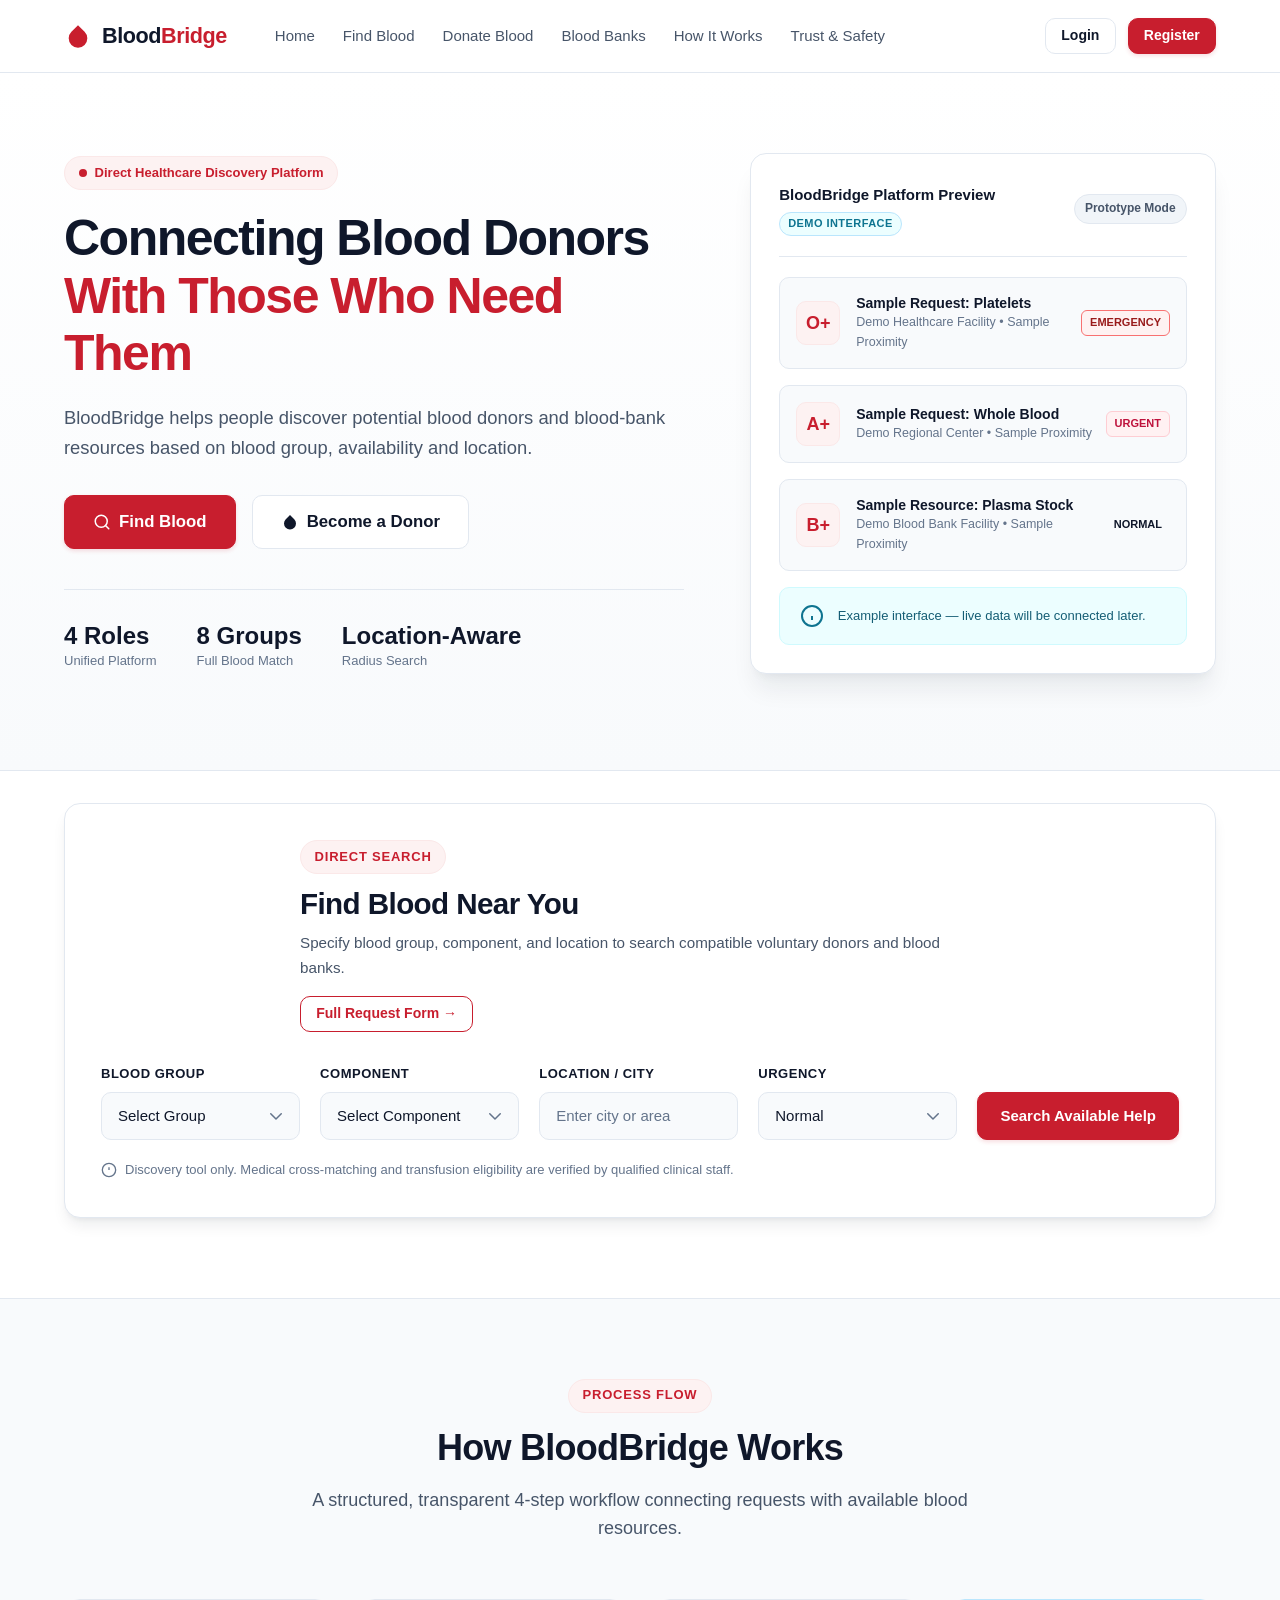
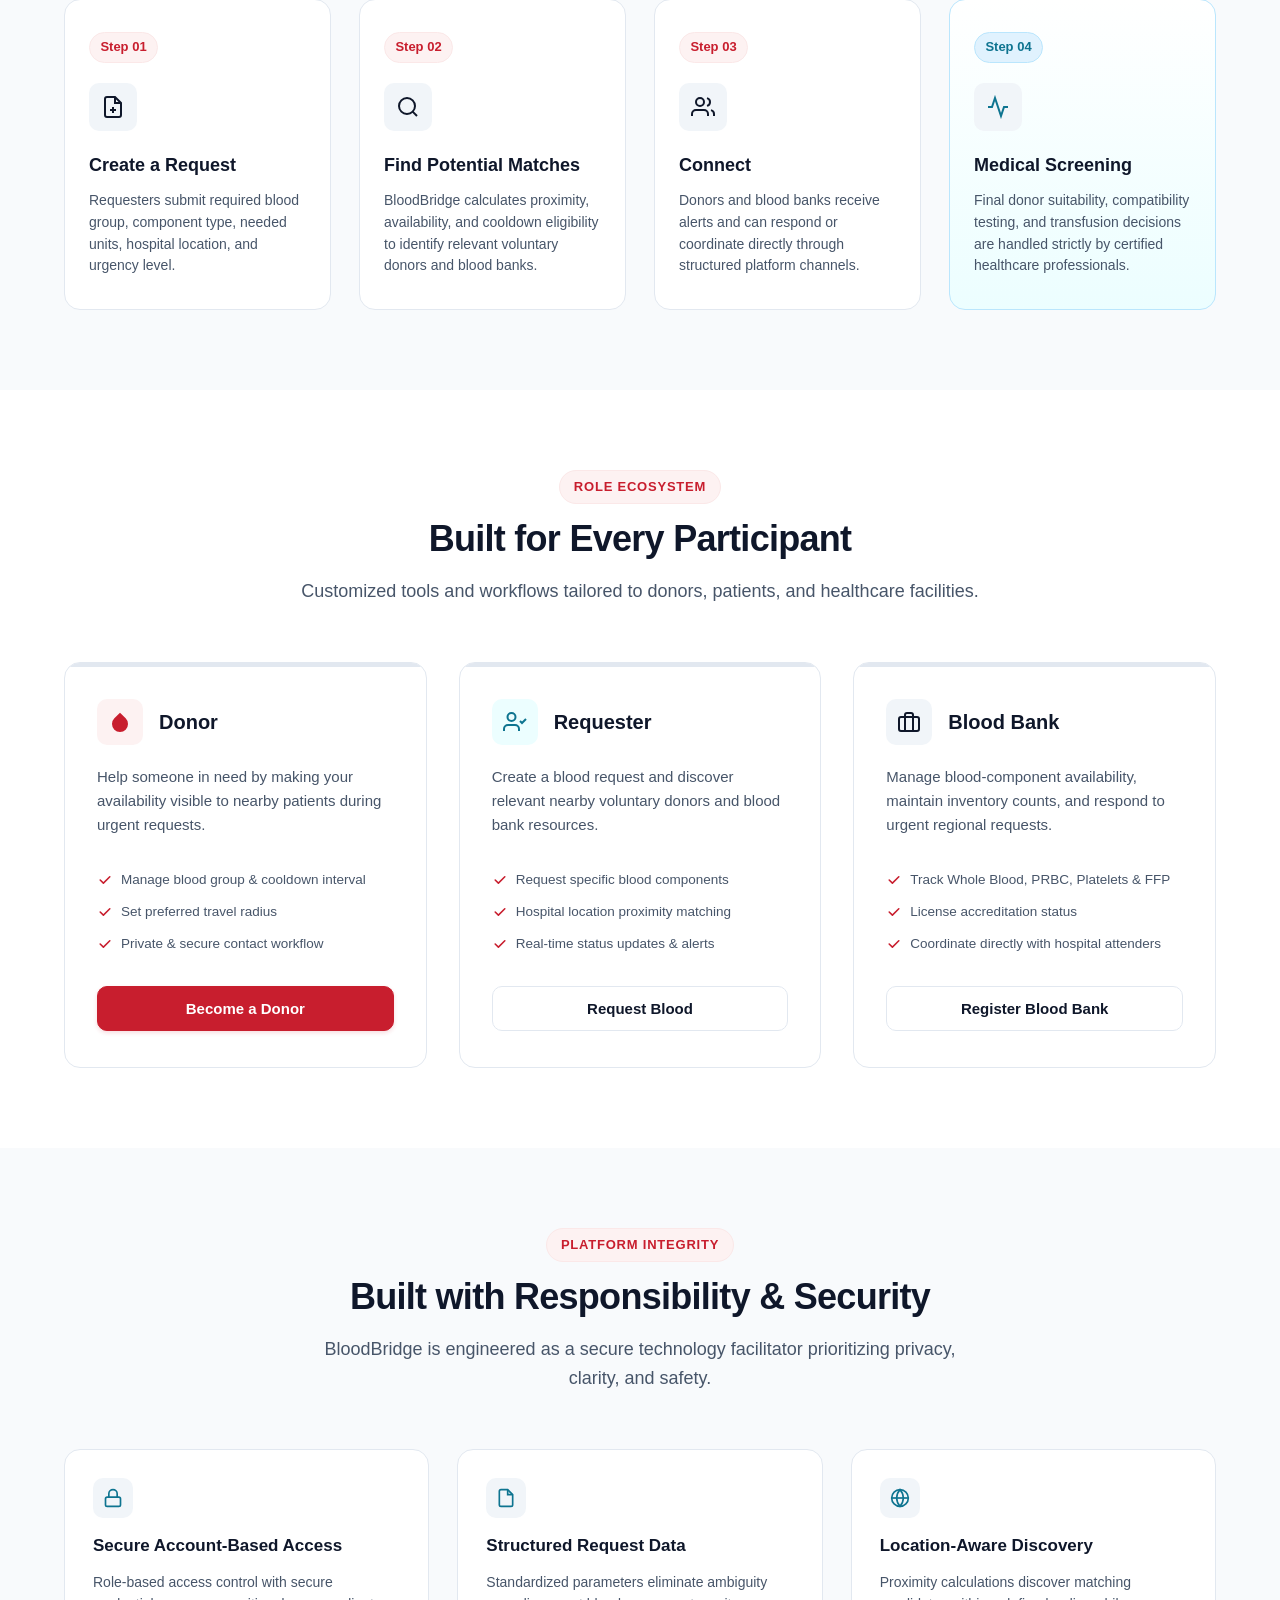
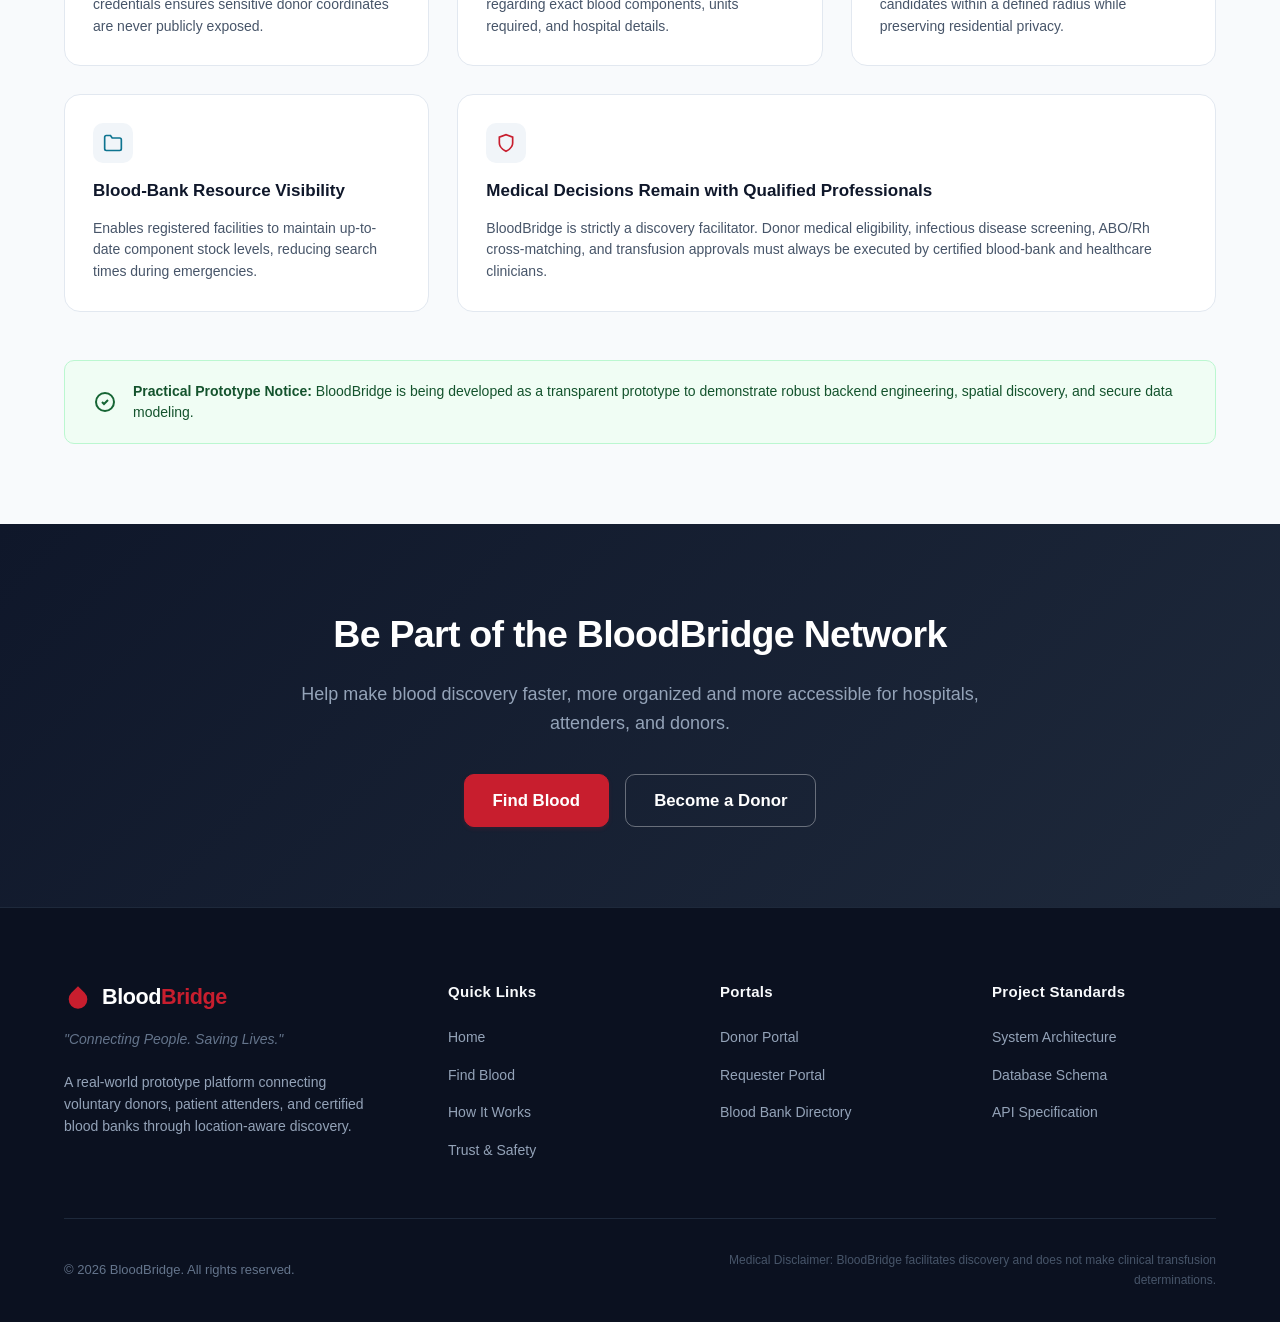
<file: frontend/index.html>
<!DOCTYPE html>
<html lang="en">
<head>
    <meta charset="UTF-8">
    <meta name="viewport" content="width=device-width, initial-scale=1.0">
    <meta name="description" content="BloodBridge connects blood donors and blood-bank resources with those who need them based on blood group, component, availability, and location.">
    <title>BloodBridge — Connecting Blood Donors With Those in Need</title>
    
    <!-- Stylesheets -->
    <link rel="stylesheet" href="css/style.css">
    <link rel="stylesheet" href="css/responsive.css">
</head>
<body>

    <!-- =====================================================================
         1. Navigation Header
         ===================================================================== -->
    <header class="site-header" id="siteHeader">
        <div class="container nav-container">
            <!-- Brand Logo -->
            <a href="#" class="brand-logo" aria-label="BloodBridge Home">
                <svg class="brand-icon" viewBox="0 0 24 24" fill="currentColor" aria-hidden="true">
                    <path d="M12 2.69l5.66 5.66a8 8 0 1 1-11.31 0z"></path>
                </svg>
                <span class="brand-text">Blood<span>Bridge</span></span>
            </a>

            <!-- Navigation Links & Single Set of Auth Buttons -->
            <nav class="nav-menu" id="navMenu" aria-label="Main Navigation">
                <a href="#hero" class="nav-link">Home</a>
                <a href="request-blood.html" class="nav-link">Find Blood</a>
                <a href="donor-register.html" class="nav-link">Donate Blood</a>
                <a href="#roles" class="nav-link">Blood Banks</a>
                <a href="#how-it-works" class="nav-link">How It Works</a>
                <a href="#trust" class="nav-link">Trust & Safety</a>

                <div class="nav-actions">
                    <button type="button" class="btn btn-secondary btn-sm" data-action-placeholder="login">Login</button>
                    <button type="button" class="btn btn-primary btn-sm" data-action-placeholder="register">Register</button>
                </div>
            </nav>

            <!-- Mobile Hamburger Toggle -->
            <button class="mobile-toggle" id="mobileToggle" aria-label="Toggle Navigation Menu" aria-expanded="false" aria-controls="navMenu">
                <svg width="24" height="24" viewBox="0 0 24 24" fill="none" stroke="currentColor" stroke-width="2" stroke-linecap="round" stroke-linejoin="round">
                    <line x1="3" y1="12" x2="21" y2="12"></line>
                    <line x1="3" y1="6" x2="21" y2="6"></line>
                    <line x1="3" y1="18" x2="21" y2="18"></line>
                </svg>
            </button>
        </div>
    </header>

    <main>
        <!-- =================================================================
             2. Hero Section
             ================================================================= -->
        <section class="hero-section" id="hero">
            <div class="container hero-grid">
                <!-- Left Hero Content -->
                <div class="hero-content">
                    <div class="hero-badge">
                        <span class="hero-badge-pulse" aria-hidden="true"></span>
                        <span>Direct Healthcare Discovery Platform</span>
                    </div>
                    <h1 class="hero-title">
                        Connecting Blood Donors <span>With Those Who Need Them</span>
                    </h1>
                    <p class="hero-description">
                        BloodBridge helps people discover potential blood donors and blood-bank resources based on blood group, availability and location.
                    </p>
                    <div class="hero-cta-group">
                        <a href="request-blood.html" class="btn btn-primary btn-lg">
                            <svg width="18" height="18" viewBox="0 0 24 24" fill="none" stroke="currentColor" stroke-width="2" stroke-linecap="round" stroke-linejoin="round">
                                <circle cx="11" cy="11" r="8"></circle>
                                <line x1="21" y1="21" x2="16.65" y2="16.65"></line>
                            </svg>
                            Find Blood
                        </a>
                        <a href="donor-register.html" class="btn btn-secondary btn-lg">
                            <svg width="18" height="18" viewBox="0 0 24 24" fill="currentColor">
                                <path d="M12 2.69l5.66 5.66a8 8 0 1 1-11.31 0z"></path>
                            </svg>
                            Become a Donor
                        </a>
                    </div>
                    <div class="hero-metrics">
                        <div class="metric-item">
                            <span class="metric-number">4 Roles</span>
                            <span class="metric-label">Unified Platform</span>
                        </div>
                        <div class="metric-item">
                            <span class="metric-number">8 Groups</span>
                            <span class="metric-label">Full Blood Match</span>
                        </div>
                        <div class="metric-item">
                            <span class="metric-number">Location-Aware</span>
                            <span class="metric-label">Radius Search</span>
                        </div>
                    </div>
                </div>

                <!-- Right Hero Visual Card -->
                <div class="hero-visual" aria-label="BloodBridge Platform Preview">
                    <div class="hero-card">
                        <div class="card-header-bar">
                            <div>
                                <span class="card-header-title">BloodBridge Platform Preview</span>
                                <div><span class="card-demo-badge">Demo Interface</span></div>
                            </div>
                            <span class="status-badge preview-badge">Prototype Mode</span>
                        </div>
                        <div class="live-request-preview">
                            <div class="request-card-mini">
                                <div class="blood-type-badge">O+</div>
                                <div class="request-info">
                                    <div class="request-title">Sample Request: Platelets</div>
                                    <div class="request-meta">Demo Healthcare Facility • Sample Proximity</div>
                                </div>
                                <span class="tag-urgency critical">Emergency</span>
                            </div>

                            <div class="request-card-mini">
                                <div class="blood-type-badge">A+</div>
                                <div class="request-info">
                                    <div class="request-title">Sample Request: Whole Blood</div>
                                    <div class="request-meta">Demo Regional Center • Sample Proximity</div>
                                </div>
                                <span class="tag-urgency urgent">Urgent</span>
                            </div>

                            <div class="request-card-mini">
                                <div class="blood-type-badge">B+</div>
                                <div class="request-info">
                                    <div class="request-title">Sample Resource: Plasma Stock</div>
                                    <div class="request-meta">Demo Blood Bank Facility • Sample Proximity</div>
                                </div>
                                <span class="tag-urgency">Normal</span>
                            </div>
                        </div>

                        <div class="hero-visual-card-sub">
                            <svg class="sub-card-icon" viewBox="0 0 24 24" fill="none" stroke="currentColor" stroke-width="2">
                                <circle cx="12" cy="12" r="10"></circle>
                                <line x1="12" y1="16" x2="12" y2="12"></line>
                                <line x1="12" y1="8" x2="12.01" y2="8"></line>
                            </svg>
                            <span class="sub-card-text">
                                Example interface — live data will be connected later.
                            </span>
                        </div>
                    </div>
                </div>
            </div>
        </section>

        <!-- =================================================================
             3. Blood Search Section
             ================================================================= -->
        <section class="section search-section" id="find-blood">
            <div class="container">
                <div class="search-box-card">
                    <div class="section-header" style="margin-bottom: 2rem; text-align: left; display: flex; justify-content: space-between; align-items: flex-end; flex-wrap: wrap; gap: 1rem;">
                        <div>
                            <span class="section-tag">Direct Search</span>
                            <h2 class="section-title" style="font-size: 1.85rem; margin-bottom: 0.5rem;">Find Blood Near You</h2>
                            <p class="section-subtitle" style="font-size: 0.95rem;">
                                Specify blood group, component, and location to search compatible voluntary donors and blood banks.
                            </p>
                        </div>
                        <a href="request-blood.html" class="btn btn-outline btn-sm">Full Request Form &rarr;</a>
                    </div>

                    <form id="bloodSearchForm" class="search-form-grid" novalidate>
                        <!-- Blood Group -->
                        <div class="form-group">
                            <label for="bloodGroup" class="form-label">Blood Group</label>
                            <select id="bloodGroup" class="form-control" required>
                                <option value="" disabled selected>Select Group</option>
                                <option value="A+">A+</option>
                                <option value="A-">A-</option>
                                <option value="B+">B+</option>
                                <option value="B-">B-</option>
                                <option value="AB+">AB+</option>
                                <option value="AB-">AB-</option>
                                <option value="O+">O+</option>
                                <option value="O-">O-</option>
                            </select>
                        </div>

                        <!-- Component -->
                        <div class="form-group">
                            <label for="bloodComponent" class="form-label">Component</label>
                            <select id="bloodComponent" class="form-control" required>
                                <option value="" disabled selected>Select Component</option>
                                <option value="Whole Blood">Whole Blood</option>
                                <option value="Plasma">Plasma</option>
                                <option value="Platelets">Platelets</option>
                                <option value="Red Blood Cells">Red Blood Cells (PRBC)</option>
                            </select>
                        </div>

                        <!-- Location -->
                        <div class="form-group">
                            <label for="locationInput" class="form-label">Location / City</label>
                            <input type="text" id="locationInput" class="form-control" placeholder="Enter city or area" required>
                        </div>

                        <!-- Urgency -->
                        <div class="form-group">
                            <label for="urgencyLevel" class="form-label">Urgency</label>
                            <select id="urgencyLevel" class="form-control" required>
                                <option value="Normal">Normal</option>
                                <option value="Urgent">Urgent</option>
                                <option value="Emergency">Emergency</option>
                            </select>
                        </div>

                        <!-- Submit Button -->
                        <div class="form-group form-group-btn">
                            <button type="submit" class="btn btn-primary btn-full" style="height: 3rem;">
                                Search Available Help
                            </button>
                        </div>
                    </form>

                    <!-- Feedback Banner -->
                    <div id="searchFeedback" class="feedback-banner" role="status" aria-live="polite"></div>

                    <div class="search-disclaimer">
                        <svg viewBox="0 0 24 24" fill="none" stroke="currentColor" stroke-width="2">
                            <circle cx="12" cy="12" r="10"></circle>
                            <line x1="12" y1="8" x2="12" y2="12"></line>
                            <line x1="12" y1="16" x2="12.01" y2="16"></line>
                        </svg>
                        <span>Discovery tool only. Medical cross-matching and transfusion eligibility are verified by qualified clinical staff.</span>
                    </div>
                </div>
            </div>
        </section>

        <!-- =================================================================
             4. How It Works Section
             ================================================================= -->
        <section class="section how-it-works-section" id="how-it-works">
            <div class="container">
                <div class="section-header">
                    <span class="section-tag">Process Flow</span>
                    <h2 class="section-title">How BloodBridge Works</h2>
                    <p class="section-subtitle">
                        A structured, transparent 4-step workflow connecting requests with available blood resources.
                    </p>
                </div>

                <div class="steps-grid">
                    <!-- Step 1 -->
                    <div class="step-card">
                        <span class="step-number-pill">Step 01</span>
                        <div class="step-icon-wrap">
                            <svg width="24" height="24" viewBox="0 0 24 24" fill="none" stroke="currentColor" stroke-width="2">
                                <path d="M14 2H6a2 2 0 0 0-2 2v16a2 2 0 0 0 2 2h12a2 2 0 0 0 2-2V8z"></path>
                                <polyline points="14 2 14 8 20 8"></polyline>
                                <line x1="12" y1="18" x2="12" y2="12"></line>
                                <line x1="9" y1="15" x2="15" y2="15"></line>
                            </svg>
                        </div>
                        <h3 class="step-title">Create a Request</h3>
                        <p class="step-description">
                            Requesters submit required blood group, component type, needed units, hospital location, and urgency level.
                        </p>
                    </div>

                    <!-- Step 2 -->
                    <div class="step-card">
                        <span class="step-number-pill">Step 02</span>
                        <div class="step-icon-wrap">
                            <svg width="24" height="24" viewBox="0 0 24 24" fill="none" stroke="currentColor" stroke-width="2">
                                <circle cx="11" cy="11" r="8"></circle>
                                <line x1="21" y1="21" x2="16.65" y2="16.65"></line>
                            </svg>
                        </div>
                        <h3 class="step-title">Find Potential Matches</h3>
                        <p class="step-description">
                            BloodBridge calculates proximity, availability, and cooldown eligibility to identify relevant voluntary donors and blood banks.
                        </p>
                    </div>

                    <!-- Step 3 -->
                    <div class="step-card">
                        <span class="step-number-pill">Step 03</span>
                        <div class="step-icon-wrap">
                            <svg width="24" height="24" viewBox="0 0 24 24" fill="none" stroke="currentColor" stroke-width="2">
                                <path d="M17 21v-2a4 4 0 0 0-4-4H5a4 4 0 0 0-4 4v2"></path>
                                <circle cx="9" cy="7" r="4"></circle>
                                <path d="M23 21v-2a4 4 0 0 0-3-3.87"></path>
                                <path d="M16 3.13a4 4 0 0 1 0 7.75"></path>
                            </svg>
                        </div>
                        <h3 class="step-title">Connect</h3>
                        <p class="step-description">
                            Donors and blood banks receive alerts and can respond or coordinate directly through structured platform channels.
                        </p>
                    </div>

                    <!-- Step 4 -->
                    <div class="step-card medical-step">
                        <span class="step-number-pill">Step 04</span>
                        <div class="step-icon-wrap" style="color: var(--secondary);">
                            <svg width="24" height="24" viewBox="0 0 24 24" fill="none" stroke="currentColor" stroke-width="2">
                                <path d="M22 12h-4l-3 9L9 3l-3 9H2"></path>
                            </svg>
                        </div>
                        <h3 class="step-title">Medical Screening</h3>
                        <p class="step-description">
                            Final donor suitability, compatibility testing, and transfusion decisions are handled strictly by certified healthcare professionals.
                        </p>
                    </div>
                </div>
            </div>
        </section>

        <!-- =================================================================
             5. User Role Section
             ================================================================= -->
        <section class="section roles-section" id="roles">
            <div class="container">
                <div class="section-header">
                    <span class="section-tag">Role Ecosystem</span>
                    <h2 class="section-title">Built for Every Participant</h2>
                    <p class="section-subtitle">
                        Customized tools and workflows tailored to donors, patients, and healthcare facilities.
                    </p>
                </div>

                <div class="roles-grid">
                    <!-- Role 1: Donor -->
                    <div class="role-card">
                        <div>
                            <div class="role-card-header">
                                <div class="role-icon-box">
                                    <svg width="24" height="24" viewBox="0 0 24 24" fill="currentColor">
                                        <path d="M12 2.69l5.66 5.66a8 8 0 1 1-11.31 0z"></path>
                                    </svg>
                                </div>
                                <h3 class="role-name">Donor</h3>
                            </div>
                            <p class="role-description">
                                Help someone in need by making your availability visible to nearby patients during urgent requests.
                            </p>
                            <div class="role-features-list">
                                <div class="role-feature-item">
                                    <svg viewBox="0 0 20 20" fill="currentColor"><path fill-rule="evenodd" d="M16.707 5.293a1 1 0 010 1.414l-8 8a1 1 0 01-1.414 0l-4-4a1 1 0 011.414-1.414L8 12.586l7.293-7.293a1 1 0 011.414 0z" clip-rule="evenodd"></path></svg>
                                    <span>Manage blood group & cooldown interval</span>
                                </div>
                                <div class="role-feature-item">
                                    <svg viewBox="0 0 20 20" fill="currentColor"><path fill-rule="evenodd" d="M16.707 5.293a1 1 0 010 1.414l-8 8a1 1 0 01-1.414 0l-4-4a1 1 0 011.414-1.414L8 12.586l7.293-7.293a1 1 0 011.414 0z" clip-rule="evenodd"></path></svg>
                                    <span>Set preferred travel radius</span>
                                </div>
                                <div class="role-feature-item">
                                    <svg viewBox="0 0 20 20" fill="currentColor"><path fill-rule="evenodd" d="M16.707 5.293a1 1 0 010 1.414l-8 8a1 1 0 01-1.414 0l-4-4a1 1 0 011.414-1.414L8 12.586l7.293-7.293a1 1 0 011.414 0z" clip-rule="evenodd"></path></svg>
                                    <span>Private & secure contact workflow</span>
                                </div>
                            </div>
                        </div>
                        <a href="donor-register.html" class="btn btn-primary btn-full">
                            Become a Donor
                        </a>
                    </div>

                    <!-- Role 2: Requester -->
                    <div class="role-card">
                        <div>
                            <div class="role-card-header">
                                <div class="role-icon-box" style="background-color: var(--secondary-light); color: var(--secondary);">
                                    <svg width="24" height="24" viewBox="0 0 24 24" fill="none" stroke="currentColor" stroke-width="2">
                                        <path d="M16 21v-2a4 4 0 0 0-4-4H5a4 4 0 0 0-4 4v2"></path>
                                        <circle cx="8.5" cy="7" r="4"></circle>
                                        <polyline points="17 11 19 13 23 9"></polyline>
                                    </svg>
                                </div>
                                <h3 class="role-name">Requester</h3>
                            </div>
                            <p class="role-description">
                                Create a blood request and discover relevant nearby voluntary donors and blood bank resources.
                            </p>
                            <div class="role-features-list">
                                <div class="role-feature-item">
                                    <svg viewBox="0 0 20 20" fill="currentColor"><path fill-rule="evenodd" d="M16.707 5.293a1 1 0 010 1.414l-8 8a1 1 0 01-1.414 0l-4-4a1 1 0 011.414-1.414L8 12.586l7.293-7.293a1 1 0 011.414 0z" clip-rule="evenodd"></path></svg>
                                    <span>Request specific blood components</span>
                                </div>
                                <div class="role-feature-item">
                                    <svg viewBox="0 0 20 20" fill="currentColor"><path fill-rule="evenodd" d="M16.707 5.293a1 1 0 010 1.414l-8 8a1 1 0 01-1.414 0l-4-4a1 1 0 011.414-1.414L8 12.586l7.293-7.293a1 1 0 011.414 0z" clip-rule="evenodd"></path></svg>
                                    <span>Hospital location proximity matching</span>
                                </div>
                                <div class="role-feature-item">
                                    <svg viewBox="0 0 20 20" fill="currentColor"><path fill-rule="evenodd" d="M16.707 5.293a1 1 0 010 1.414l-8 8a1 1 0 01-1.414 0l-4-4a1 1 0 011.414-1.414L8 12.586l7.293-7.293a1 1 0 011.414 0z" clip-rule="evenodd"></path></svg>
                                    <span>Real-time status updates & alerts</span>
                                </div>
                            </div>
                        </div>
                        <a href="request-blood.html" class="btn btn-secondary btn-full">
                            Request Blood
                        </a>
                    </div>

                    <!-- Role 3: Blood Bank -->
                    <div class="role-card">
                        <div>
                            <div class="role-card-header">
                                <div class="role-icon-box" style="background-color: #f1f5f9; color: var(--text-primary);">
                                    <svg width="24" height="24" viewBox="0 0 24 24" fill="none" stroke="currentColor" stroke-width="2">
                                        <rect x="2" y="7" width="20" height="14" rx="2" ry="2"></rect>
                                        <path d="M16 21V5a2 2 0 0 0-2-2h-4a2 2 0 0 0-2 2v16"></path>
                                    </svg>
                                </div>
                                <h3 class="role-name">Blood Bank</h3>
                            </div>
                            <p class="role-description">
                                Manage blood-component availability, maintain inventory counts, and respond to urgent regional requests.
                            </p>
                            <div class="role-features-list">
                                <div class="role-feature-item">
                                    <svg viewBox="0 0 20 20" fill="currentColor"><path fill-rule="evenodd" d="M16.707 5.293a1 1 0 010 1.414l-8 8a1 1 0 01-1.414 0l-4-4a1 1 0 011.414-1.414L8 12.586l7.293-7.293a1 1 0 011.414 0z" clip-rule="evenodd"></path></svg>
                                    <span>Track Whole Blood, PRBC, Platelets & FFP</span>
                                </div>
                                <div class="role-feature-item">
                                    <svg viewBox="0 0 20 20" fill="currentColor"><path fill-rule="evenodd" d="M16.707 5.293a1 1 0 010 1.414l-8 8a1 1 0 01-1.414 0l-4-4a1 1 0 011.414-1.414L8 12.586l7.293-7.293a1 1 0 011.414 0z" clip-rule="evenodd"></path></svg>
                                    <span>License accreditation status</span>
                                </div>
                                <div class="role-feature-item">
                                    <svg viewBox="0 0 20 20" fill="currentColor"><path fill-rule="evenodd" d="M16.707 5.293a1 1 0 010 1.414l-8 8a1 1 0 01-1.414 0l-4-4a1 1 0 011.414-1.414L8 12.586l7.293-7.293a1 1 0 011.414 0z" clip-rule="evenodd"></path></svg>
                                    <span>Coordinate directly with hospital attenders</span>
                                </div>
                            </div>
                        </div>
                        <button type="button" class="btn btn-secondary btn-full" data-action-placeholder="blood-bank">
                            Register Blood Bank
                        </button>
                    </div>
                </div>
            </div>
        </section>

        <!-- =================================================================
             6. Trust & Safety Section
             ================================================================= -->
        <section class="section trust-section" id="trust">
            <div class="container">
                <div class="section-header">
                    <span class="section-tag">Platform Integrity</span>
                    <h2 class="section-title">Built with Responsibility & Security</h2>
                    <p class="section-subtitle">
                        BloodBridge is engineered as a secure technology facilitator prioritizing privacy, clarity, and safety.
                    </p>
                </div>

                <div class="trust-grid">
                    <!-- Point 1 -->
                    <div class="trust-card">
                        <div class="trust-icon-wrap">
                            <svg width="20" height="20" viewBox="0 0 24 24" fill="none" stroke="currentColor" stroke-width="2">
                                <rect x="3" y="11" width="18" height="11" rx="2" ry="2"></rect>
                                <path d="M7 11V7a5 5 0 0 1 10 0v4"></path>
                            </svg>
                        </div>
                        <h3 class="trust-title">Secure Account-Based Access</h3>
                        <p class="trust-text">
                            Role-based access control with secure credentials ensures sensitive donor coordinates are never publicly exposed.
                        </p>
                    </div>

                    <!-- Point 2 -->
                    <div class="trust-card">
                        <div class="trust-icon-wrap">
                            <svg width="20" height="20" viewBox="0 0 24 24" fill="none" stroke="currentColor" stroke-width="2">
                                <path d="M14 2H6a2 2 0 0 0-2 2v16a2 2 0 0 0 2 2h12a2 2 0 0 0 2-2V8z"></path>
                                <polyline points="14 2 14 8 20 8"></polyline>
                            </svg>
                        </div>
                        <h3 class="trust-title">Structured Request Data</h3>
                        <p class="trust-text">
                            Standardized parameters eliminate ambiguity regarding exact blood components, units required, and hospital details.
                        </p>
                    </div>

                    <!-- Point 3 -->
                    <div class="trust-card">
                        <div class="trust-icon-wrap">
                            <svg width="20" height="20" viewBox="0 0 24 24" fill="none" stroke="currentColor" stroke-width="2">
                                <circle cx="12" cy="12" r="10"></circle>
                                <line x1="2" y1="12" x2="22" y2="12"></line>
                                <path d="M12 2a15.3 15.3 0 0 1 4 10 15.3 15.3 0 0 1-4 10 15.3 15.3 0 0 1-4-10 15.3 15.3 0 0 1 4-10z"></path>
                            </svg>
                        </div>
                        <h3 class="trust-title">Location-Aware Discovery</h3>
                        <p class="trust-text">
                            Proximity calculations discover matching candidates within a defined radius while preserving residential privacy.
                        </p>
                    </div>

                    <!-- Point 4 -->
                    <div class="trust-card">
                        <div class="trust-icon-wrap">
                            <svg width="20" height="20" viewBox="0 0 24 24" fill="none" stroke="currentColor" stroke-width="2">
                                <path d="M22 19a2 2 0 0 1-2 2H4a2 2 0 0 1-2-2V5a2 2 0 0 1 2-2h5l2 3h9a2 2 0 0 1 2 2z"></path>
                            </svg>
                        </div>
                        <h3 class="trust-title">Blood-Bank Resource Visibility</h3>
                        <p class="trust-text">
                            Enables registered facilities to maintain up-to-date component stock levels, reducing search times during emergencies.
                        </p>
                    </div>

                    <!-- Point 5 -->
                    <div class="trust-card" style="grid-column: span 2;">
                        <div class="trust-icon-wrap" style="color: var(--primary);">
                            <svg width="20" height="20" viewBox="0 0 24 24" fill="none" stroke="currentColor" stroke-width="2">
                                <path d="M12 22s8-4 8-10V5l-8-3-8 3v7c0 6 8 10 8 10z"></path>
                            </svg>
                        </div>
                        <h3 class="trust-title">Medical Decisions Remain with Qualified Professionals</h3>
                        <p class="trust-text">
                            BloodBridge is strictly a discovery facilitator. Donor medical eligibility, infectious disease screening, ABO/Rh cross-matching, and transfusion approvals must always be executed by certified blood-bank and healthcare clinicians.
                        </p>
                    </div>
                </div>

                <div class="trust-banner-box">
                    <svg class="trust-banner-icon" viewBox="0 0 24 24" fill="none" stroke="currentColor" stroke-width="2">
                        <path d="M9 12l2 2 4-4m6 2a9 9 0 11-18 0 9 9 0 0118 0z"></path>
                    </svg>
                    <div class="trust-banner-content">
                        <strong>Practical Prototype Notice:</strong> BloodBridge is being developed as a transparent prototype to demonstrate robust backend engineering, spatial discovery, and secure data modeling.
                    </div>
                </div>
            </div>
        </section>

        <!-- =================================================================
             7. Call To Action (CTA) Section
             ================================================================= -->
        <section class="cta-section">
            <div class="container">
                <div class="cta-box">
                    <h2 class="cta-title">Be Part of the BloodBridge Network</h2>
                    <p class="cta-subtitle">
                        Help make blood discovery faster, more organized and more accessible for hospitals, attenders, and donors.
                    </p>
                    <div class="cta-buttons">
                        <a href="request-blood.html" class="btn btn-primary btn-lg">Find Blood</a>
                        <a href="donor-register.html" class="btn btn-white-outline btn-lg">Become a Donor</a>
                    </div>
                </div>
            </div>
        </section>
    </main>

    <!-- =====================================================================
         8. Footer
         ===================================================================== -->
    <footer class="site-footer">
        <div class="container">
            <div class="footer-grid">
                <!-- Brand Column -->
                <div class="footer-brand">
                    <a href="#" class="brand-logo">
                        <svg class="brand-icon" viewBox="0 0 24 24" fill="currentColor">
                            <path d="M12 2.69l5.66 5.66a8 8 0 1 1-11.31 0z"></path>
                        </svg>
                        <span class="brand-text">Blood<span>Bridge</span></span>
                    </a>
                    <p class="footer-tagline">"Connecting People. Saving Lives."</p>
                    <p class="footer-summary">
                        A real-world prototype platform connecting voluntary donors, patient attenders, and certified blood banks through location-aware discovery.
                    </p>
                </div>

                <!-- Column 1: Navigation -->
                <div>
                    <h4 class="footer-col-title">Quick Links</h4>
                    <ul class="footer-links-list">
                        <li><a href="#hero" class="footer-link">Home</a></li>
                        <li><a href="request-blood.html" class="footer-link">Find Blood</a></li>
                        <li><a href="#how-it-works" class="footer-link">How It Works</a></li>
                        <li><a href="#trust" class="footer-link">Trust & Safety</a></li>
                    </ul>
                </div>

                <!-- Column 2: Ecosystem -->
                <div>
                    <h4 class="footer-col-title">Portals</h4>
                    <ul class="footer-links-list">
                        <li><a href="donor-register.html" class="footer-link">Donor Portal</a></li>
                        <li><a href="request-blood.html" class="footer-link">Requester Portal</a></li>
                        <li><a href="#roles" class="footer-link">Blood Bank Directory</a></li>
                    </ul>
                </div>

                <!-- Column 3: Legal & Standards -->
                <div>
                    <h4 class="footer-col-title">Project Standards</h4>
                    <ul class="footer-links-list">
                        <li><a href="../docs/architecture/ARCHITECTURE.md" class="footer-link">System Architecture</a></li>
                        <li><a href="../docs/database/DATABASE_DESIGN.md" class="footer-link">Database Schema</a></li>
                        <li><a href="../docs/api/API_SPEC.md" class="footer-link">API Specification</a></li>
                    </ul>
                </div>
            </div>

            <!-- Footer Bottom -->
            <div class="footer-bottom">
                <div>&copy; 2026 BloodBridge. All rights reserved.</div>
                <div class="footer-legal-notice">
                    Medical Disclaimer: BloodBridge facilitates discovery and does not make clinical transfusion determinations.
                </div>
            </div>
        </div>
    </footer>

    <!-- =====================================================================
         9. Interactive Placeholder Modal
         ===================================================================== -->
    <div class="modal-overlay" id="infoModal" role="dialog" aria-modal="true" aria-labelledby="modalTitle">
        <div class="modal-dialog">
            <button type="button" class="modal-close-btn" id="modalCloseBtn" aria-label="Close modal">
                <svg width="20" height="20" viewBox="0 0 24 24" fill="none" stroke="currentColor" stroke-width="2">
                    <line x1="18" y1="6" x2="6" y2="18"></line>
                    <line x1="6" y1="6" x2="18" y2="18"></line>
                </svg>
            </button>
            <div class="modal-header-icon">
                <svg width="24" height="24" viewBox="0 0 24 24" fill="currentColor">
                    <path d="M12 2.69l5.66 5.66a8 8 0 1 1-11.31 0z"></path>
                </svg>
            </div>
            <h3 class="modal-title" id="modalTitle">Feature Notice</h3>
            <p class="modal-body-text" id="modalDescription"></p>
            <button type="button" class="btn btn-primary btn-full" id="modalConfirmBtn">Got it</button>
        </div>
    </div>

    <!-- Scripts -->
    <script src="js/main.js"></script>
</body>
</html>
</file>
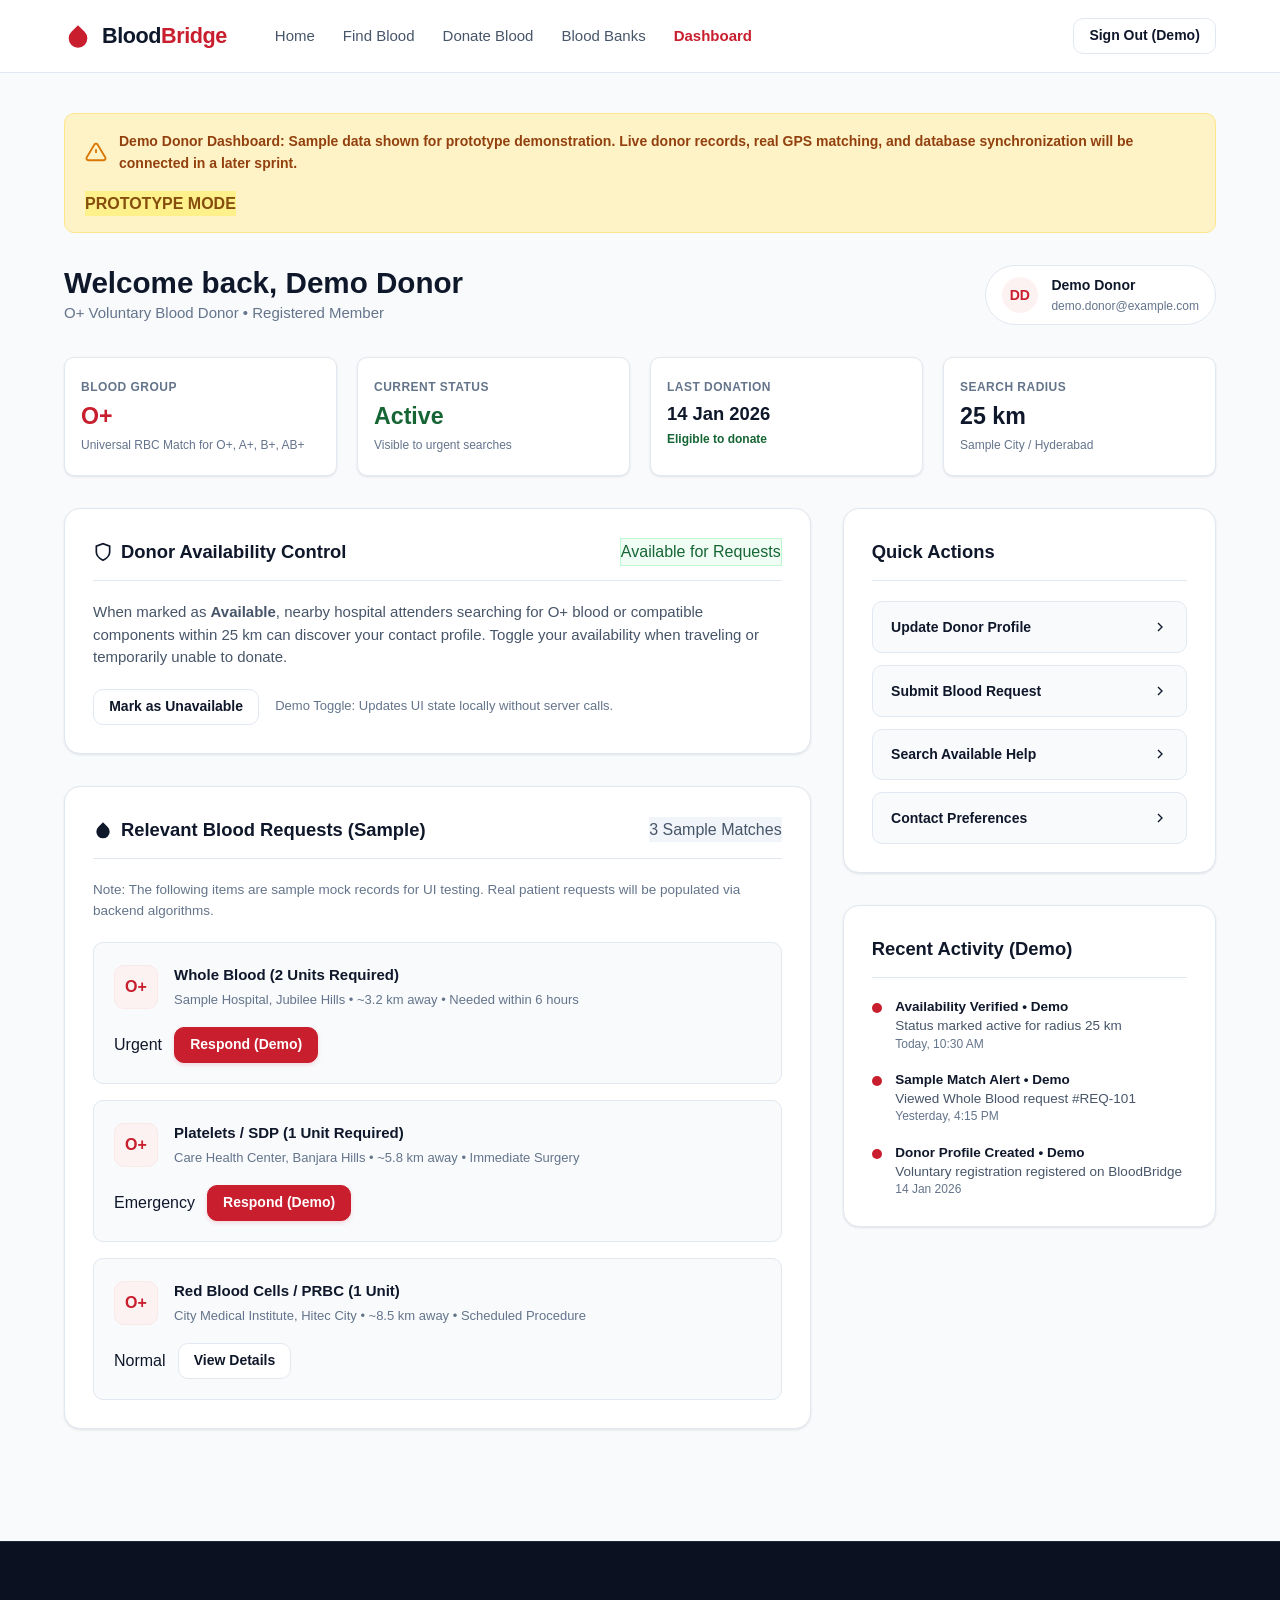
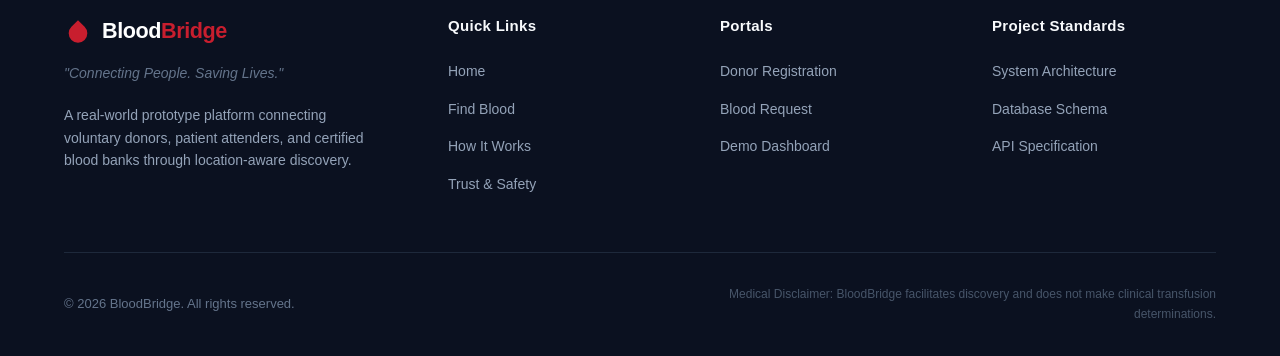
<file: frontend/donor-dashboard.html>
<!DOCTYPE html>
<html lang="en">
<head>
    <meta charset="UTF-8">
    <meta name="viewport" content="width=device-width, initial-scale=1.0">
    <meta name="description" content="BloodBridge Demo Donor Dashboard — Manage availability, view sample blood requests, and review donor profile metrics.">
    <title>Donor Dashboard — BloodBridge</title>
    
    <!-- Stylesheets -->
    <link rel="stylesheet" href="css/style.css">
    <link rel="stylesheet" href="css/responsive.css">

    <!-- Self-contained Dashboard Styles -->
    <style>
        .dashboard-page-section {
            padding: 2.5rem 0 5rem;
            background-color: var(--bg-main);
        }

        .dashboard-demo-banner {
            background-color: #fef3c7;
            border: 1px solid #fde68a;
            border-radius: var(--radius-md);
            padding: 1rem 1.25rem;
            margin-bottom: 2rem;
            display: flex;
            align-items: center;
            justify-content: space-between;
            gap: 1rem;
            flex-wrap: wrap;
        }

        .dashboard-demo-banner-content {
            display: flex;
            align-items: center;
            gap: 0.75rem;
            font-size: 0.875rem;
            color: #92400e;
            font-weight: 600;
        }

        .dashboard-demo-banner-content svg {
            width: 22px;
            height: 22px;
            flex-shrink: 0;
            color: #d97706;
        }

        .dashboard-header-bar {
            display: flex;
            align-items: center;
            justify-content: space-between;
            margin-bottom: 2rem;
            flex-wrap: wrap;
            gap: 1rem;
        }

        .donor-welcome-title {
            font-size: 1.85rem;
            font-weight: 800;
            color: var(--text-primary);
            line-height: 1.2;
        }

        .donor-welcome-sub {
            font-size: 0.9375rem;
            color: var(--text-muted);
        }

        .dashboard-user-badge {
            display: flex;
            align-items: center;
            gap: 0.85rem;
            background-color: var(--bg-surface);
            padding: 0.5rem 1rem;
            border-radius: var(--radius-full);
            border: 1px solid var(--border-color);
        }

        .avatar-circle {
            width: 36px;
            height: 36px;
            border-radius: 50%;
            background-color: var(--primary-light);
            color: var(--primary);
            font-weight: 700;
            display: flex;
            align-items: center;
            justify-content: center;
            font-size: 0.875rem;
        }

        .dashboard-grid-main {
            display: grid;
            grid-template-columns: 2fr 1fr;
            gap: 2rem;
        }

        .dashboard-stats-grid {
            display: grid;
            grid-template-columns: repeat(4, 1fr);
            gap: 1.25rem;
            margin-bottom: 2rem;
        }

        .dashboard-stat-card {
            background-color: var(--bg-surface);
            border: 1px solid var(--border-color);
            border-radius: var(--radius-md);
            padding: 1.25rem 1rem;
            box-shadow: var(--shadow-sm);
            display: flex;
            flex-direction: column;
            gap: 0.35rem;
        }

        .stat-card-label {
            font-size: 0.75rem;
            font-weight: 600;
            color: var(--text-muted);
            text-transform: uppercase;
            letter-spacing: 0.04em;
        }

        .stat-card-value {
            font-size: 1.45rem;
            font-weight: 800;
            color: var(--text-primary);
            line-height: 1.2;
        }

        .stat-card-meta {
            font-size: 0.75rem;
            color: var(--text-muted);
        }

        .dashboard-card-section {
            background-color: var(--bg-surface);
            border: 1px solid var(--border-color);
            border-radius: var(--radius-lg);
            box-shadow: var(--shadow-sm);
            padding: 1.75rem;
            margin-bottom: 2rem;
        }

        .dashboard-card-header {
            display: flex;
            align-items: center;
            justify-content: space-between;
            margin-bottom: 1.25rem;
            padding-bottom: 0.85rem;
            border-bottom: 1px solid var(--border-color);
        }

        .dashboard-card-title {
            font-size: 1.15rem;
            font-weight: 700;
            color: var(--text-primary);
            display: flex;
            align-items: center;
            gap: 0.5rem;
        }

        .dashboard-requests-list {
            display: flex;
            flex-direction: column;
            gap: 1rem;
        }

        .request-item-dashboard {
            background-color: var(--bg-main);
            border: 1px solid var(--border-color);
            border-radius: var(--radius-md);
            padding: 1.25rem;
            display: flex;
            align-items: center;
            justify-content: space-between;
            gap: 1rem;
            flex-wrap: wrap;
            transition: transform var(--transition-fast);
        }

        .request-item-dashboard:hover {
            transform: translateY(-2px);
            border-color: var(--border-hover);
        }

        .request-item-left {
            display: flex;
            align-items: center;
            gap: 1rem;
        }

        .request-item-details h4 {
            font-size: 0.9375rem;
            font-weight: 700;
            color: var(--text-primary);
            margin-bottom: 0.2rem;
        }

        .request-item-details p {
            font-size: 0.8125rem;
            color: var(--text-muted);
        }

        .dashboard-timeline-list {
            display: flex;
            flex-direction: column;
            gap: 1.15rem;
        }

        .timeline-entry {
            display: flex;
            align-items: flex-start;
            gap: 0.85rem;
            position: relative;
        }

        .timeline-dot {
            width: 10px;
            height: 10px;
            border-radius: 50%;
            background-color: var(--primary);
            margin-top: 0.35rem;
            flex-shrink: 0;
        }

        .timeline-entry-content {
            font-size: 0.84375rem;
            color: var(--text-secondary);
            line-height: 1.4;
        }

        .timeline-entry-content strong {
            color: var(--text-primary);
            display: block;
        }

        .timeline-entry-time {
            font-size: 0.75rem;
            color: var(--text-muted);
        }

        .quick-actions-card-list {
            display: flex;
            flex-direction: column;
            gap: 0.75rem;
        }

        .quick-action-btn {
            display: flex;
            align-items: center;
            justify-content: space-between;
            padding: 0.85rem 1.15rem;
            background-color: var(--bg-main);
            border: 1px solid var(--border-color);
            border-radius: var(--radius-md);
            font-size: 0.875rem;
            font-weight: 600;
            color: var(--text-primary);
            transition: all var(--transition-fast);
        }

        .quick-action-btn:hover {
            background-color: var(--primary-light);
            border-color: var(--primary-subtle);
            color: var(--primary);
            transform: translateX(3px);
        }

        @media (max-width: 768px) {
            .dashboard-grid-main {
                grid-template-columns: 1fr;
            }

            .dashboard-stats-grid {
                grid-template-columns: repeat(2, 1fr);
            }

            .dashboard-header-bar {
                flex-direction: column;
                align-items: flex-start;
            }
        }

        @media (max-width: 480px) {
            .dashboard-stats-grid {
                grid-template-columns: 1fr;
            }

            .request-item-dashboard {
                flex-direction: column;
                align-items: flex-start;
            }

            .request-item-dashboard .btn {
                width: 100%;
            }
        }
    </style>
</head>
<body>

    <!-- =====================================================================
         1. Navigation Header
         ===================================================================== -->
    <header class="site-header" id="siteHeader">
        <div class="container nav-container">
            <!-- Brand Logo -->
            <a href="index.html" class="brand-logo" aria-label="BloodBridge Home">
                <svg class="brand-icon" viewBox="0 0 24 24" fill="currentColor" aria-hidden="true">
                    <path d="M12 2.69l5.66 5.66a8 8 0 1 1-11.31 0z"></path>
                </svg>
                <span class="brand-text">Blood<span>Bridge</span></span>
            </a>

            <!-- Navigation Links -->
            <nav class="nav-menu" id="navMenu" aria-label="Main Navigation">
                <a href="index.html" class="nav-link">Home</a>
                <a href="request-blood.html" class="nav-link">Find Blood</a>
                <a href="donor-register.html" class="nav-link">Donate Blood</a>
                <a href="index.html#roles" class="nav-link">Blood Banks</a>
                <a href="donor-dashboard.html" class="nav-link active" style="color: var(--primary); font-weight: 700;">Dashboard</a>

                <div class="nav-actions">
                    <button type="button" class="btn btn-secondary btn-sm" id="btnLogout">Sign Out (Demo)</button>
                </div>
            </nav>

            <!-- Mobile Hamburger Toggle -->
            <button class="mobile-toggle" id="mobileToggle" aria-label="Toggle Navigation Menu" aria-expanded="false" aria-controls="navMenu">
                <svg width="24" height="24" viewBox="0 0 24 24" fill="none" stroke="currentColor" stroke-width="2" stroke-linecap="round" stroke-linejoin="round">
                    <line x1="3" y1="12" x2="21" y2="12"></line>
                    <line x1="3" y1="6" x2="21" y2="6"></line>
                    <line x1="3" y1="18" x2="21" y2="18"></line>
                </svg>
            </button>
        </div>
    </header>

    <main>
        <!-- =================================================================
             2. Dashboard Main Section
             ================================================================= -->
        <section class="dashboard-page-section">
            <div class="container">

                <!-- Prominent Prototype Notice Banner -->
                <div class="dashboard-demo-banner" role="status">
                    <div class="dashboard-demo-banner-content">
                        <svg viewBox="0 0 24 24" fill="none" stroke="currentColor" stroke-width="2" aria-hidden="true">
                            <path d="M10.29 3.86L1.82 18a2 2 0 0 0 1.71 3h16.94a2 2 0 0 0 1.71-3L13.71 3.86a2 2 0 0 0-3.42 0z"></path>
                            <line x1="12" y1="9" x2="12" y2="13"></line>
                            <line x1="12" y1="17" x2="12.01" y2="17"></line>
                        </svg>
                        <div>
                            <strong>Demo Donor Dashboard:</strong> Sample data shown for prototype demonstration. Live donor records, real GPS matching, and database synchronization will be connected in a later sprint.
                        </div>
                    </div>
                    <span class="badge" style="background-color: #fef08a; color: #854d0e; font-weight: 700;">PROTOTYPE MODE</span>
                </div>

                <!-- Header Bar -->
                <div class="dashboard-header-bar">
                    <div>
                        <h1 class="donor-welcome-title">Welcome back, Demo Donor</h1>
                        <p class="donor-welcome-sub">O+ Voluntary Blood Donor &bull; Registered Member</p>
                    </div>

                    <div class="dashboard-user-badge">
                        <div class="avatar-circle">DD</div>
                        <div>
                            <div style="font-size: 0.875rem; font-weight: 700; color: var(--text-primary);">Demo Donor</div>
                            <div style="font-size: 0.75rem; color: var(--text-muted);">demo.donor@example.com</div>
                        </div>
                    </div>
                </div>

                <!-- Quick Stats Grid -->
                <div class="dashboard-stats-grid">
                    <!-- Stat 1: Blood Group -->
                    <div class="dashboard-stat-card">
                        <span class="stat-card-label">Blood Group</span>
                        <div class="stat-card-value" style="color: var(--primary);">O+</div>
                        <span class="stat-card-meta">Universal RBC Match for O+, A+, B+, AB+</span>
                    </div>

                    <!-- Stat 2: Availability -->
                    <div class="dashboard-stat-card">
                        <span class="stat-card-label">Current Status</span>
                        <div class="stat-card-value" id="availabilityText" style="color: var(--success-text);">Active</div>
                        <span class="stat-card-meta">Visible to urgent searches</span>
                    </div>

                    <!-- Stat 3: Last Donation -->
                    <div class="dashboard-stat-card">
                        <span class="stat-card-label">Last Donation</span>
                        <div class="stat-card-value" style="font-size: 1.15rem;">14 Jan 2026</div>
                        <span class="stat-card-meta" style="color: var(--success-text); font-weight: 600;">Eligible to donate</span>
                    </div>

                    <!-- Stat 4: Preferred Radius -->
                    <div class="dashboard-stat-card">
                        <span class="stat-card-label">Search Radius</span>
                        <div class="stat-card-value">25 km</div>
                        <span class="stat-card-meta">Sample City / Hyderabad</span>
                    </div>
                </div>

                <!-- Interactive Notice for Demo Actions -->
                <div id="dashboardNoticeBanner" class="feedback-banner info" style="display: none; margin-bottom: 2rem;" role="status"></div>

                <!-- Main Layout Grid -->
                <div class="dashboard-grid-main">
                    
                    <!-- Left Column: Availability Control & Relevant Requests -->
                    <div>
                        <!-- Availability Management Card -->
                        <div class="dashboard-card-section">
                            <div class="dashboard-card-header">
                                <h2 class="dashboard-card-title">
                                    <svg width="20" height="20" viewBox="0 0 24 24" fill="none" stroke="currentColor" stroke-width="2">
                                        <path d="M12 22s8-4 8-10V5l-8-3-8 3v7c0 6 8 10 8 10z"></path>
                                    </svg>
                                    Donor Availability Control
                                </h2>
                                <span class="badge" id="donorStatusBadge" data-status="available" style="background-color: var(--success-bg); color: var(--success-text); border: 1px solid var(--success-border);">
                                    Available for Requests
                                </span>
                            </div>

                            <p style="font-size: 0.9375rem; color: var(--text-secondary); line-height: 1.5; margin-bottom: 1.25rem;">
                                When marked as <strong>Available</strong>, nearby hospital attenders searching for O+ blood or compatible components within 25 km can discover your contact profile. Toggle your availability when traveling or temporarily unable to donate.
                            </p>

                            <div style="display: flex; gap: 1rem; align-items: center; flex-wrap: wrap;">
                                <button type="button" class="btn btn-secondary btn-sm" id="btnToggleAvailability">
                                    Mark as Unavailable
                                </button>
                                <span style="font-size: 0.8125rem; color: var(--text-muted);">
                                    Demo Toggle: Updates UI state locally without server calls.
                                </span>
                            </div>
                        </div>

                        <!-- Relevant Blood Requests Section -->
                        <div class="dashboard-card-section">
                            <div class="dashboard-card-header">
                                <h2 class="dashboard-card-title">
                                    <svg width="20" height="20" viewBox="0 0 24 24" fill="currentColor">
                                        <path d="M12 2.69l5.66 5.66a8 8 0 1 1-11.31 0z"></path>
                                    </svg>
                                    Relevant Blood Requests (Sample)
                                </h2>
                                <span class="badge" style="background-color: var(--bg-alt); color: var(--text-secondary);">
                                    3 Sample Matches
                                </span>
                            </div>

                            <p style="font-size: 0.84375rem; color: var(--text-muted); margin-bottom: 1.25rem;">
                                Note: The following items are sample mock records for UI testing. Real patient requests will be populated via backend algorithms.
                            </p>

                            <div class="dashboard-requests-list">
                                <!-- Sample Request 1 -->
                                <div class="request-item-dashboard">
                                    <div class="request-item-left">
                                        <div class="blood-type-badge" style="width: 44px; height: 44px; font-size: 1rem;">O+</div>
                                        <div class="request-item-details">
                                            <h4>Whole Blood (2 Units Required)</h4>
                                            <p>Sample Hospital, Jubilee Hills &bull; ~3.2 km away &bull; Needed within 6 hours</p>
                                        </div>
                                    </div>
                                    <div style="display: flex; align-items: center; gap: 0.75rem;">
                                        <span class="urgency-tag urgency-urgent">Urgent</span>
                                        <button type="button" class="btn btn-primary btn-sm" data-demo-respond="REQ-101">Respond (Demo)</button>
                                    </div>
                                </div>

                                <!-- Sample Request 2 -->
                                <div class="request-item-dashboard">
                                    <div class="request-item-left">
                                        <div class="blood-type-badge" style="width: 44px; height: 44px; font-size: 1rem;">O+</div>
                                        <div class="request-item-details">
                                            <h4>Platelets / SDP (1 Unit Required)</h4>
                                            <p>Care Health Center, Banjara Hills &bull; ~5.8 km away &bull; Immediate Surgery</p>
                                        </div>
                                    </div>
                                    <div style="display: flex; align-items: center; gap: 0.75rem;">
                                        <span class="urgency-tag urgency-emergency">Emergency</span>
                                        <button type="button" class="btn btn-primary btn-sm" data-demo-respond="REQ-102">Respond (Demo)</button>
                                    </div>
                                </div>

                                <!-- Sample Request 3 -->
                                <div class="request-item-dashboard">
                                    <div class="request-item-left">
                                        <div class="blood-type-badge" style="width: 44px; height: 44px; font-size: 1rem;">O+</div>
                                        <div class="request-item-details">
                                            <h4>Red Blood Cells / PRBC (1 Unit)</h4>
                                            <p>City Medical Institute, Hitec City &bull; ~8.5 km away &bull; Scheduled Procedure</p>
                                        </div>
                                    </div>
                                    <div style="display: flex; align-items: center; gap: 0.75rem;">
                                        <span class="urgency-tag urgency-normal">Normal</span>
                                        <button type="button" class="btn btn-secondary btn-sm" data-demo-respond="REQ-103">View Details</button>
                                    </div>
                                </div>
                            </div>
                        </div>

                    </div>

                    <!-- Right Column: Quick Actions & Activity Timeline -->
                    <div>
                        <!-- Quick Actions Card -->
                        <div class="dashboard-card-section">
                            <div class="dashboard-card-header">
                                <h2 class="dashboard-card-title">Quick Actions</h2>
                            </div>

                            <div class="quick-actions-card-list">
                                <a href="donor-register.html" class="quick-action-btn">
                                    <span>Update Donor Profile</span>
                                    <svg width="16" height="16" viewBox="0 0 24 24" fill="none" stroke="currentColor" stroke-width="2"><polyline points="9 18 15 12 9 6"></polyline></svg>
                                </a>
                                <a href="request-blood.html" class="quick-action-btn">
                                    <span>Submit Blood Request</span>
                                    <svg width="16" height="16" viewBox="0 0 24 24" fill="none" stroke="currentColor" stroke-width="2"><polyline points="9 18 15 12 9 6"></polyline></svg>
                                </a>
                                <a href="index.html#find-blood" class="quick-action-btn">
                                    <span>Search Available Help</span>
                                    <svg width="16" height="16" viewBox="0 0 24 24" fill="none" stroke="currentColor" stroke-width="2"><polyline points="9 18 15 12 9 6"></polyline></svg>
                                </a>
                                <button type="button" class="quick-action-btn" style="width: 100%; text-align: left; cursor: pointer;" id="btnContactPref">
                                    <span>Contact Preferences</span>
                                    <svg width="16" height="16" viewBox="0 0 24 24" fill="none" stroke="currentColor" stroke-width="2"><polyline points="9 18 15 12 9 6"></polyline></svg>
                                </button>
                            </div>
                        </div>

                        <!-- Recent Activity Timeline Card -->
                        <div class="dashboard-card-section">
                            <div class="dashboard-card-header">
                                <h2 class="dashboard-card-title">Recent Activity (Demo)</h2>
                            </div>

                            <div class="dashboard-timeline-list">
                                <div class="timeline-entry">
                                    <div class="timeline-dot"></div>
                                    <div class="timeline-entry-content">
                                        <strong>Availability Verified &bull; Demo</strong>
                                        Status marked active for radius 25 km
                                        <div class="timeline-entry-time">Today, 10:30 AM</div>
                                    </div>
                                </div>

                                <div class="timeline-entry">
                                    <div class="timeline-dot"></div>
                                    <div class="timeline-entry-content">
                                        <strong>Sample Match Alert &bull; Demo</strong>
                                        Viewed Whole Blood request #REQ-101
                                        <div class="timeline-entry-time">Yesterday, 4:15 PM</div>
                                    </div>
                                </div>

                                <div class="timeline-entry">
                                    <div class="timeline-dot"></div>
                                    <div class="timeline-entry-content">
                                        <strong>Donor Profile Created &bull; Demo</strong>
                                        Voluntary registration registered on BloodBridge
                                        <div class="timeline-entry-time">14 Jan 2026</div>
                                    </div>
                                </div>
                            </div>
                        </div>

                    </div>

                </div>

            </div>
        </section>
    </main>

    <!-- =====================================================================
         3. Footer
         ===================================================================== -->
    <footer class="site-footer">
        <div class="container">
            <div class="footer-grid">
                <!-- Brand Column -->
                <div class="footer-brand">
                    <a href="index.html" class="brand-logo">
                        <svg class="brand-icon" viewBox="0 0 24 24" fill="currentColor">
                            <path d="M12 2.69l5.66 5.66a8 8 0 1 1-11.31 0z"></path>
                        </svg>
                        <span class="brand-text">Blood<span>Bridge</span></span>
                    </a>
                    <p class="footer-tagline">"Connecting People. Saving Lives."</p>
                    <p class="footer-summary">
                        A real-world prototype platform connecting voluntary donors, patient attenders, and certified blood banks through location-aware discovery.
                    </p>
                </div>

                <!-- Column 1: Navigation -->
                <div>
                    <h4 class="footer-col-title">Quick Links</h4>
                    <ul class="footer-links-list">
                        <li><a href="index.html" class="footer-link">Home</a></li>
                        <li><a href="request-blood.html" class="footer-link">Find Blood</a></li>
                        <li><a href="index.html#how-it-works" class="footer-link">How It Works</a></li>
                        <li><a href="index.html#trust" class="footer-link">Trust & Safety</a></li>
                    </ul>
                </div>

                <!-- Column 2: Ecosystem -->
                <div>
                    <h4 class="footer-col-title">Portals</h4>
                    <ul class="footer-links-list">
                        <li><a href="donor-register.html" class="footer-link">Donor Registration</a></li>
                        <li><a href="request-blood.html" class="footer-link">Blood Request</a></li>
                        <li><a href="donor-dashboard.html" class="footer-link">Demo Dashboard</a></li>
                    </ul>
                </div>

                <!-- Column 3: Legal & Standards -->
                <div>
                    <h4 class="footer-col-title">Project Standards</h4>
                    <ul class="footer-links-list">
                        <li><a href="../docs/architecture/ARCHITECTURE.md" class="footer-link">System Architecture</a></li>
                        <li><a href="../docs/database/DATABASE_DESIGN.md" class="footer-link">Database Schema</a></li>
                        <li><a href="../docs/api/API_SPEC.md" class="footer-link">API Specification</a></li>
                    </ul>
                </div>
            </div>

            <!-- Footer Bottom -->
            <div class="footer-bottom">
                <div>&copy; 2026 BloodBridge. All rights reserved.</div>
                <div class="footer-legal-notice">
                    Medical Disclaimer: BloodBridge facilitates discovery and does not make clinical transfusion determinations.
                </div>
            </div>
        </div>
    </footer>

    <!-- Interactive Placeholder Modal -->
    <div class="modal-overlay" id="infoModal" role="dialog" aria-modal="true" aria-labelledby="modalTitle">
        <div class="modal-dialog">
            <button type="button" class="modal-close-btn" id="modalCloseBtn" aria-label="Close modal">
                <svg width="20" height="20" viewBox="0 0 24 24" fill="none" stroke="currentColor" stroke-width="2">
                    <line x1="18" y1="6" x2="6" y2="18"></line>
                    <line x1="6" y1="6" x2="18" y2="18"></line>
                </svg>
            </button>
            <div class="modal-header-icon">
                <svg width="24" height="24" viewBox="0 0 24 24" fill="currentColor">
                    <path d="M12 2.69l5.66 5.66a8 8 0 1 1-11.31 0z"></path>
                </svg>
            </div>
            <h3 class="modal-title" id="modalTitle">Feature Notice</h3>
            <p class="modal-body-text" id="modalDescription"></p>
            <button type="button" class="btn btn-primary btn-full" id="modalConfirmBtn">Got it</button>
        </div>
    </div>

    <!-- Baseline Scripts -->
    <script src="js/main.js"></script>

    <!-- Self-Contained Dashboard Script -->
    <script>
        document.addEventListener('DOMContentLoaded', () => {
            const btnToggleAvailability = document.getElementById('btnToggleAvailability');
            const donorStatusBadge = document.getElementById('donorStatusBadge');
            const availabilityText = document.getElementById('availabilityText');
            const dashboardNoticeBanner = document.getElementById('dashboardNoticeBanner');

            if (btnToggleAvailability && donorStatusBadge && availabilityText) {
                btnToggleAvailability.addEventListener('click', () => {
                    const isCurrentlyAvailable = donorStatusBadge.getAttribute('data-status') === 'available';

                    if (isCurrentlyAvailable) {
                        donorStatusBadge.setAttribute('data-status', 'unavailable');
                        donorStatusBadge.textContent = 'Currently Unavailable';
                        donorStatusBadge.style.backgroundColor = 'var(--bg-alt)';
                        donorStatusBadge.style.color = 'var(--text-muted)';
                        donorStatusBadge.style.borderColor = 'var(--border-color)';
                        availabilityText.textContent = 'Paused';
                        btnToggleAvailability.textContent = 'Mark as Available';
                        btnToggleAvailability.className = 'btn btn-primary btn-sm';
                    } else {
                        donorStatusBadge.setAttribute('data-status', 'available');
                        donorStatusBadge.textContent = 'Available for Requests';
                        donorStatusBadge.style.backgroundColor = 'var(--success-bg)';
                        donorStatusBadge.style.color = 'var(--success-text)';
                        donorStatusBadge.style.borderColor = 'var(--success-border)';
                        availabilityText.textContent = 'Active';
                        btnToggleAvailability.textContent = 'Mark as Unavailable';
                        btnToggleAvailability.className = 'btn btn-secondary btn-sm';
                    }

                    if (dashboardNoticeBanner) {
                        dashboardNoticeBanner.style.display = 'block';
                        dashboardNoticeBanner.innerHTML = `
                            <span>Availability updated to <strong>${donorStatusBadge.textContent}</strong> (UI demo toggle only; backend persistence is not yet active).</span>
                        `;
                    }
                });
            }

            const btnLogout = document.getElementById('btnLogout');
            const modalOverlay = document.getElementById('infoModal');
            const modalTitle = document.getElementById('modalTitle');
            const modalDescription = document.getElementById('modalDescription');

            if (btnLogout && modalOverlay && modalTitle && modalDescription) {
                btnLogout.addEventListener('click', (e) => {
                    e.preventDefault();
                    modalTitle.textContent = 'Demo Session Notice';
                    modalDescription.textContent = 'This is a prototype demo dashboard. Logging out does not revoke server-side sessions because backend authentication has not been enabled yet.';
                    modalOverlay.classList.add('active');
                });
            }

            const btnContactPref = document.getElementById('btnContactPref');
            if (btnContactPref && modalOverlay && modalTitle && modalDescription) {
                btnContactPref.addEventListener('click', () => {
                    modalTitle.textContent = 'Notification Settings';
                    modalDescription.textContent = 'Direct SMS and email dispatch preferences will be configured during Phase 3 notification integration.';
                    modalOverlay.classList.add('active');
                });
            }

            const demoRespondBtns = document.querySelectorAll('[data-demo-respond]');
            demoRespondBtns.forEach(btn => {
                btn.addEventListener('click', () => {
                    const reqCode = btn.getAttribute('data-demo-respond');
                    if (dashboardNoticeBanner) {
                        dashboardNoticeBanner.style.display = 'block';
                        dashboardNoticeBanner.innerHTML = `
                            <span><strong>Demo Action:</strong> Response initiated for request #${reqCode}. In the final platform, this triggers donor-requester coordination via Spring Boot endpoints.</span>
                        `;
                        dashboardNoticeBanner.scrollIntoView({ behavior: 'smooth', block: 'nearest' });
                    }
                });
            });
        });
    </script>
</body>
</html>
</file>
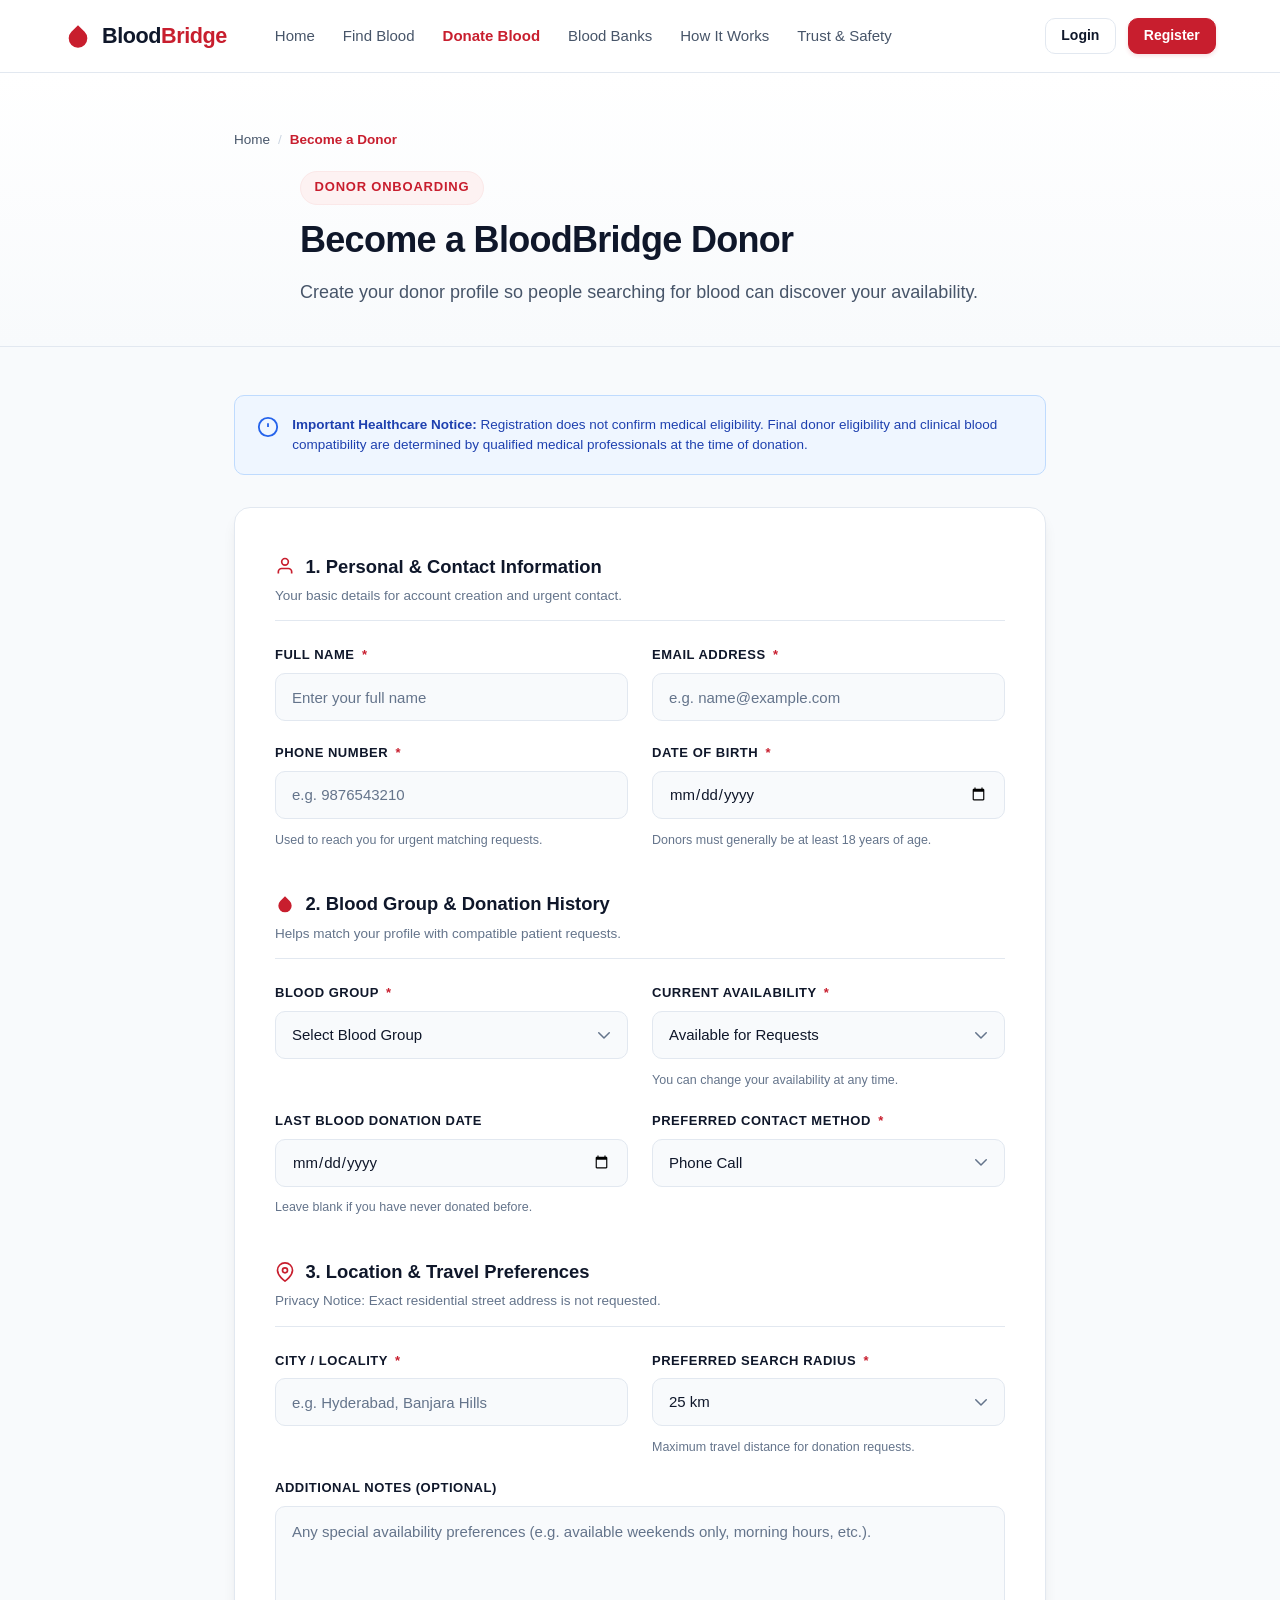
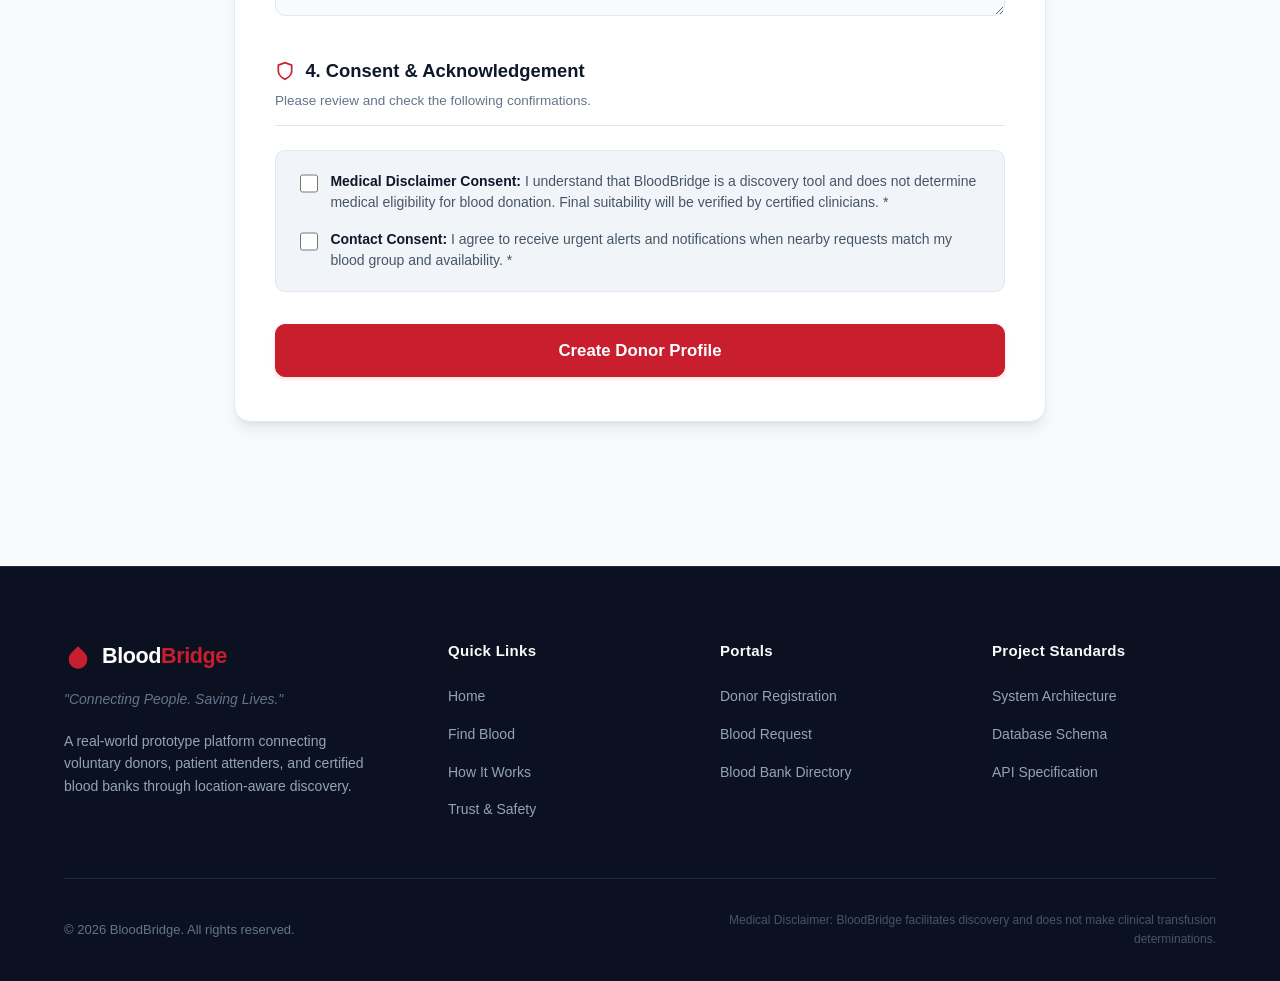
<file: frontend/donor-register.html>
﻿<!DOCTYPE html>
<html lang="en">
<head>
    <meta charset="UTF-8">
    <meta name="viewport" content="width=device-width, initial-scale=1.0">
    <meta name="description" content="Register as a voluntary blood donor on BloodBridge to help patients in need during urgent requirements.">
    <title>Become a Donor â€” BloodBridge</title>
    
    <!-- Stylesheets -->
    <link rel="stylesheet" href="css/style.css">
    <link rel="stylesheet" href="css/responsive.css">
</head>
<body>

    <!-- =====================================================================
         1. Navigation Header
         ===================================================================== -->
    <header class="site-header" id="siteHeader">
        <div class="container nav-container">
            <!-- Brand Logo -->
            <a href="index.html" class="brand-logo" aria-label="BloodBridge Home">
                <svg class="brand-icon" viewBox="0 0 24 24" fill="currentColor" aria-hidden="true">
                    <path d="M12 2.69l5.66 5.66a8 8 0 1 1-11.31 0z"></path>
                </svg>
                <span class="brand-text">Blood<span>Bridge</span></span>
            </a>

            <!-- Navigation Links & Single Set of Auth Buttons -->
            <nav class="nav-menu" id="navMenu" aria-label="Main Navigation">
                <a href="index.html#hero" class="nav-link">Home</a>
                <a href="request-blood.html" class="nav-link">Find Blood</a>
                <a href="donor-register.html" class="nav-link active" style="color: var(--primary); font-weight: 700;">Donate Blood</a>
                <a href="index.html#roles" class="nav-link">Blood Banks</a>
                <a href="index.html#how-it-works" class="nav-link">How It Works</a>
                <a href="index.html#trust" class="nav-link">Trust & Safety</a>

                <div class="nav-actions">
                    <button type="button" class="btn btn-secondary btn-sm" data-action-placeholder="login">Login</button>
                    <button type="button" class="btn btn-primary btn-sm" data-action-placeholder="register">Register</button>
                </div>
            </nav>

            <!-- Mobile Hamburger Toggle -->
            <button class="mobile-toggle" id="mobileToggle" aria-label="Toggle Navigation Menu" aria-expanded="false" aria-controls="navMenu">
                <svg width="24" height="24" viewBox="0 0 24 24" fill="none" stroke="currentColor" stroke-width="2" stroke-linecap="round" stroke-linejoin="round">
                    <line x1="3" y1="12" x2="21" y2="12"></line>
                    <line x1="3" y1="6" x2="21" y2="6"></line>
                    <line x1="3" y1="18" x2="21" y2="18"></line>
                </svg>
            </button>
        </div>
    </header>

    <main>
        <!-- =================================================================
             2. Page Header & Breadcrumb
             ================================================================= -->
        <section class="page-header-section">
            <div class="container form-page-container">
                <nav class="breadcrumb-nav" aria-label="Breadcrumbs">
                    <a href="index.html" class="breadcrumb-link">Home</a>
                    <span class="breadcrumb-separator" aria-hidden="true">/</span>
                    <span class="breadcrumb-current" aria-current="page">Become a Donor</span>
                </nav>

                <div class="section-header" style="text-align: left; margin-bottom: 0;">
                    <span class="section-tag">Donor Onboarding</span>
                    <h1 class="section-title" style="font-size: 2.25rem;">Become a BloodBridge Donor</h1>
                    <p class="section-subtitle">
                        Create your donor profile so people searching for blood can discover your availability.
                    </p>
                </div>
            </div>
        </section>

        <!-- =================================================================
             3. Donor Registration Form Section
             ================================================================= -->
        <section class="section" style="padding-top: 3rem;">
            <div class="container form-page-container">

                <!-- Important Medical Disclaimer Box -->
                <div class="form-notice-box" role="note">
                    <svg class="form-notice-icon" viewBox="0 0 24 24" fill="none" stroke="currentColor" stroke-width="2" aria-hidden="true">
                        <circle cx="12" cy="12" r="10"></circle>
                        <line x1="12" y1="8" x2="12" y2="12"></line>
                        <line x1="12" y1="16" x2="12.01" y2="16"></line>
                    </svg>
                    <div class="form-notice-content">
                        <strong>Important Healthcare Notice:</strong> Registration does not confirm medical eligibility. Final donor eligibility and clinical blood compatibility are determined by qualified medical professionals at the time of donation.
                    </div>
                </div>

                <!-- Registration Form Card -->
                <div class="form-card" id="donorFormCard">
                    <form id="donorRegistrationForm" novalidate>
                        
                        <!-- Fieldset 1: Personal & Contact Information -->
                        <fieldset class="form-section-fieldset">
                            <div class="form-section-header">
                                <h2 class="form-section-title">
                                    <svg viewBox="0 0 24 24" fill="none" stroke="currentColor" stroke-width="2">
                                        <path d="M20 21v-2a4 4 0 0 0-4-4H8a4 4 0 0 0-4 4v2"></path>
                                        <circle cx="12" cy="7" r="4"></circle>
                                    </svg>
                                    1. Personal & Contact Information
                                </h2>
                                <p class="form-section-desc">Your basic details for account creation and urgent contact.</p>
                            </div>

                            <div class="form-grid-2col">
                                <!-- Full Name -->
                                <div class="form-group">
                                    <label for="donorFullName" class="form-label">Full Name <span class="required-indicator">*</span></label>
                                    <input type="text" id="donorFullName" class="form-control" placeholder="Enter your full name" required>
                                    <span class="field-error-msg" id="donorFullNameError">Please enter your full name.</span>
                                </div>

                                <!-- Email Address -->
                                <div class="form-group">
                                    <label for="donorEmail" class="form-label">Email Address <span class="required-indicator">*</span></label>
                                    <input type="email" id="donorEmail" class="form-control" placeholder="e.g. name@example.com" required>
                                    <span class="field-error-msg" id="donorEmailError">Please enter a valid email address.</span>
                                </div>

                                <!-- Phone Number -->
                                <div class="form-group">
                                    <label for="donorPhone" class="form-label">Phone Number <span class="required-indicator">*</span></label>
                                    <input type="tel" id="donorPhone" class="form-control" placeholder="e.g. 9876543210" required>
                                    <span class="field-helper-text">Used to reach you for urgent matching requests.</span>
                                    <span class="field-error-msg" id="donorPhoneError">Please enter a valid 10-digit phone number.</span>
                                </div>

                                <!-- Date of Birth -->
                                <div class="form-group">
                                    <label for="donorDob" class="form-label">Date of Birth <span class="required-indicator">*</span></label>
                                    <input type="date" id="donorDob" class="form-control" required>
                                    <span class="field-helper-text">Donors must generally be at least 18 years of age.</span>
                                    <span class="field-error-msg" id="donorDobError">Please provide a valid date of birth (must be 18+ years old).</span>
                                </div>
                            </div>
                        </fieldset>

                        <!-- Fieldset 2: Blood Group & Donation History -->
                        <fieldset class="form-section-fieldset">
                            <div class="form-section-header">
                                <h2 class="form-section-title">
                                    <svg viewBox="0 0 24 24" fill="currentColor">
                                        <path d="M12 2.69l5.66 5.66a8 8 0 1 1-11.31 0z"></path>
                                    </svg>
                                    2. Blood Group & Donation History
                                </h2>
                                <p class="form-section-desc">Helps match your profile with compatible patient requests.</p>
                            </div>

                            <div class="form-grid-2col">
                                <!-- Blood Group -->
                                <div class="form-group">
                                    <label for="donorBloodGroup" class="form-label">Blood Group <span class="required-indicator">*</span></label>
                                    <select id="donorBloodGroup" class="form-control" required>
                                        <option value="" disabled selected>Select Blood Group</option>
                                        <option value="A+">A+</option>
                                        <option value="A-">A-</option>
                                        <option value="B+">B+</option>
                                        <option value="B-">B-</option>
                                        <option value="AB+">AB+</option>
                                        <option value="AB-">AB-</option>
                                        <option value="O+">O+</option>
                                        <option value="O-">O-</option>
                                    </select>
                                    <span class="field-error-msg" id="donorBloodGroupError">Please select your blood group.</span>
                                </div>

                                <!-- Availability Status -->
                                <div class="form-group">
                                    <label for="donorAvailability" class="form-label">Current Availability <span class="required-indicator">*</span></label>
                                    <select id="donorAvailability" class="form-control" required>
                                        <option value="Available" selected>Available for Requests</option>
                                        <option value="Currently Unavailable">Currently Unavailable</option>
                                    </select>
                                    <span class="field-helper-text">You can change your availability at any time.</span>
                                </div>

                                <!-- Last Donation Date -->
                                <div class="form-group">
                                    <label for="donorLastDonationDate" class="form-label">Last Blood Donation Date</label>
                                    <input type="date" id="donorLastDonationDate" class="form-control">
                                    <span class="field-helper-text">Leave blank if you have never donated before.</span>
                                    <span class="field-error-msg" id="donorLastDonationDateError">Last donation date cannot be in the future.</span>
                                </div>

                                <!-- Preferred Contact Method -->
                                <div class="form-group">
                                    <label for="donorContactMethod" class="form-label">Preferred Contact Method <span class="required-indicator">*</span></label>
                                    <select id="donorContactMethod" class="form-control" required>
                                        <option value="Phone" selected>Phone Call</option>
                                        <option value="SMS">SMS / Text Message</option>
                                        <option value="Email">Email Notification</option>
                                    </select>
                                </div>
                            </div>
                        </fieldset>

                        <!-- Fieldset 3: Location & Radius Preferences -->
                        <fieldset class="form-section-fieldset">
                            <div class="form-section-header">
                                <h2 class="form-section-title">
                                    <svg viewBox="0 0 24 24" fill="none" stroke="currentColor" stroke-width="2">
                                        <path d="M21 10c0 7-9 13-9 13s-9-6-9-13a9 9 0 0 1 18 0z"></path>
                                        <circle cx="12" cy="10" r="3"></circle>
                                    </svg>
                                    3. Location & Travel Preferences
                                </h2>
                                <p class="form-section-desc">Privacy Notice: Exact residential street address is not requested.</p>
                            </div>

                            <div class="form-grid-2col">
                                <!-- City / Location -->
                                <div class="form-group">
                                    <label for="donorCity" class="form-label">City / Locality <span class="required-indicator">*</span></label>
                                    <input type="text" id="donorCity" class="form-control" placeholder="e.g. Hyderabad, Banjara Hills" required>
                                    <span class="field-error-msg" id="donorCityError">Please enter your city or general locality.</span>
                                </div>

                                <!-- Preferred Search Radius -->
                                <div class="form-group">
                                    <label for="donorRadius" class="form-label">Preferred Search Radius <span class="required-indicator">*</span></label>
                                    <select id="donorRadius" class="form-control" required>
                                        <option value="5 km">5 km</option>
                                        <option value="10 km">10 km</option>
                                        <option value="25 km" selected>25 km</option>
                                        <option value="50 km">50 km</option>
                                    </select>
                                    <span class="field-helper-text">Maximum travel distance for donation requests.</span>
                                </div>

                                <!-- Additional Notes -->
                                <div class="form-group form-col-full">
                                    <label for="donorNotes" class="form-label">Additional Notes (Optional)</label>
                                    <textarea id="donorNotes" class="form-control" placeholder="Any special availability preferences (e.g. available weekends only, morning hours, etc.)."></textarea>
                                </div>
                            </div>
                        </fieldset>

                        <!-- Fieldset 4: Consent & Acknowledgement -->
                        <fieldset class="form-section-fieldset">
                            <div class="form-section-header">
                                <h2 class="form-section-title">
                                    <svg viewBox="0 0 24 24" fill="none" stroke="currentColor" stroke-width="2">
                                        <path d="M12 22s8-4 8-10V5l-8-3-8 3v7c0 6 8 10 8 10z"></path>
                                    </svg>
                                    4. Consent & Acknowledgement
                                </h2>
                                <p class="form-section-desc">Please review and check the following confirmations.</p>
                            </div>

                            <div class="consent-container">
                                <!-- Consent 1 (Required) -->
                                <label class="checkbox-item" for="consentMedical">
                                    <input type="checkbox" id="consentMedical" class="checkbox-input" required>
                                    <span class="checkbox-text">
                                        <strong>Medical Disclaimer Consent:</strong> I understand that BloodBridge is a discovery tool and does not determine medical eligibility for blood donation. Final suitability will be verified by certified clinicians. <span class="required-indicator">*</span>
                                    </span>
                                </label>
                                <span class="field-error-msg" id="consentMedicalError">You must agree to the medical disclaimer to register.</span>

                                <!-- Consent 2 (Required) -->
                                <label class="checkbox-item" for="consentContact">
                                    <input type="checkbox" id="consentContact" class="checkbox-input" required>
                                    <span class="checkbox-text">
                                        <strong>Contact Consent:</strong> I agree to receive urgent alerts and notifications when nearby requests match my blood group and availability. <span class="required-indicator">*</span>
                                    </span>
                                </label>
                                <span class="field-error-msg" id="consentContactError">You must consent to receiving relevant blood request alerts.</span>
                            </div>
                        </fieldset>

                        <!-- Submit Button -->
                        <div style="margin-top: 2rem;">
                            <button type="submit" class="btn btn-primary btn-lg btn-full" id="btnSubmitDonor">
                                Create Donor Profile
                            </button>
                        </div>
                    </form>
                </div>

                <!-- Submission Success Card (Hidden initially, shown upon valid client validation) -->
                <div class="submission-success-card" id="donorSuccessCard" role="region" aria-live="polite">
                    <div class="success-icon-badge">
                        <svg width="32" height="32" viewBox="0 0 24 24" fill="none" stroke="currentColor" stroke-width="2.5">
                            <polyline points="20 6 9 17 4 12"></polyline>
                        </svg>
                    </div>

                    <h2 class="success-card-title">Donor Profile Form Completed</h2>
                    <p class="success-card-lead">
                        Thank you for completing the voluntary blood donor profile. Your details have been validated successfully on the client interface.
                    </p>

                    <!-- Prototype Notice -->
                    <div class="prototype-phase-notice">
                        <svg class="prototype-notice-icon" viewBox="0 0 24 24" fill="none" stroke="currentColor" stroke-width="2">
                            <circle cx="12" cy="12" r="10"></circle>
                            <line x1="12" y1="16" x2="12" y2="12"></line>
                            <line x1="12" y1="8" x2="12.01" y2="8"></line>
                        </svg>
                        <div class="prototype-notice-text">
                            <strong>Development Notice:</strong> Donor registration form completed. Your information is ready for BloodBridge backend processing.
                        </div>
                    </div>

                    <!-- Submitted Summary Preview -->
                    <div class="summary-details-box">
                        <div class="summary-details-title">Validated Profile Summary</div>
                        <div class="summary-grid" id="donorSummaryGrid">
                            <!-- Populated dynamically via JS -->
                        </div>
                    </div>

                    <!-- Actions -->
                    <div class="success-actions">
                        <button type="button" class="btn btn-secondary" id="btnResetDonorForm">Register Another Profile</button>
                        <a href="index.html" class="btn btn-primary">Return to Homepage</a>
                    </div>
                </div>

            </div>
        </section>
    </main>

    <!-- =====================================================================
         4. Footer
         ===================================================================== -->
    <footer class="site-footer">
        <div class="container">
            <div class="footer-grid">
                <!-- Brand Column -->
                <div class="footer-brand">
                    <a href="index.html" class="brand-logo">
                        <svg class="brand-icon" viewBox="0 0 24 24" fill="currentColor">
                            <path d="M12 2.69l5.66 5.66a8 8 0 1 1-11.31 0z"></path>
                        </svg>
                        <span class="brand-text">Blood<span>Bridge</span></span>
                    </a>
                    <p class="footer-tagline">"Connecting People. Saving Lives."</p>
                    <p class="footer-summary">
                        A real-world prototype platform connecting voluntary donors, patient attenders, and certified blood banks through location-aware discovery.
                    </p>
                </div>

                <!-- Column 1: Navigation -->
                <div>
                    <h4 class="footer-col-title">Quick Links</h4>
                    <ul class="footer-links-list">
                        <li><a href="index.html#hero" class="footer-link">Home</a></li>
                        <li><a href="request-blood.html" class="footer-link">Find Blood</a></li>
                        <li><a href="index.html#how-it-works" class="footer-link">How It Works</a></li>
                        <li><a href="index.html#trust" class="footer-link">Trust & Safety</a></li>
                    </ul>
                </div>

                <!-- Column 2: Ecosystem -->
                <div>
                    <h4 class="footer-col-title">Portals</h4>
                    <ul class="footer-links-list">
                        <li><a href="donor-register.html" class="footer-link">Donor Registration</a></li>
                        <li><a href="request-blood.html" class="footer-link">Blood Request</a></li>
                        <li><a href="index.html#roles" class="footer-link">Blood Bank Directory</a></li>
                    </ul>
                </div>

                <!-- Column 3: Legal & Standards -->
                <div>
                    <h4 class="footer-col-title">Project Standards</h4>
                    <ul class="footer-links-list">
                        <li><a href="../docs/architecture/ARCHITECTURE.md" class="footer-link">System Architecture</a></li>
                        <li><a href="../docs/database/DATABASE_DESIGN.md" class="footer-link">Database Schema</a></li>
                        <li><a href="../docs/api/API_SPEC.md" class="footer-link">API Specification</a></li>
                    </ul>
                </div>
            </div>

            <!-- Footer Bottom -->
            <div class="footer-bottom">
                <div>&copy; 2026 BloodBridge. All rights reserved.</div>
                <div class="footer-legal-notice">
                    Medical Disclaimer: BloodBridge facilitates discovery and does not make clinical transfusion determinations.
                </div>
            </div>
        </div>
    </footer>

    <!-- Interactive Placeholder Modal -->
    <div class="modal-overlay" id="infoModal" role="dialog" aria-modal="true" aria-labelledby="modalTitle">
        <div class="modal-dialog">
            <button type="button" class="modal-close-btn" id="modalCloseBtn" aria-label="Close modal">
                <svg width="20" height="20" viewBox="0 0 24 24" fill="none" stroke="currentColor" stroke-width="2">
                    <line x1="18" y1="6" x2="6" y2="18"></line>
                    <line x1="6" y1="6" x2="18" y2="18"></line>
                </svg>
            </button>
            <div class="modal-header-icon">
                <svg width="24" height="24" viewBox="0 0 24 24" fill="currentColor">
                    <path d="M12 2.69l5.66 5.66a8 8 0 1 1-11.31 0z"></path>
                </svg>
            </div>
            <h3 class="modal-title" id="modalTitle">Feature Notice</h3>
            <p class="modal-body-text" id="modalDescription"></p>
            <button type="button" class="btn btn-primary btn-full" id="modalConfirmBtn">Got it</button>
        </div>
    </div>

    <!-- Scripts -->
    <script src="js/main.js"></script>
</body>
</html>
</file>
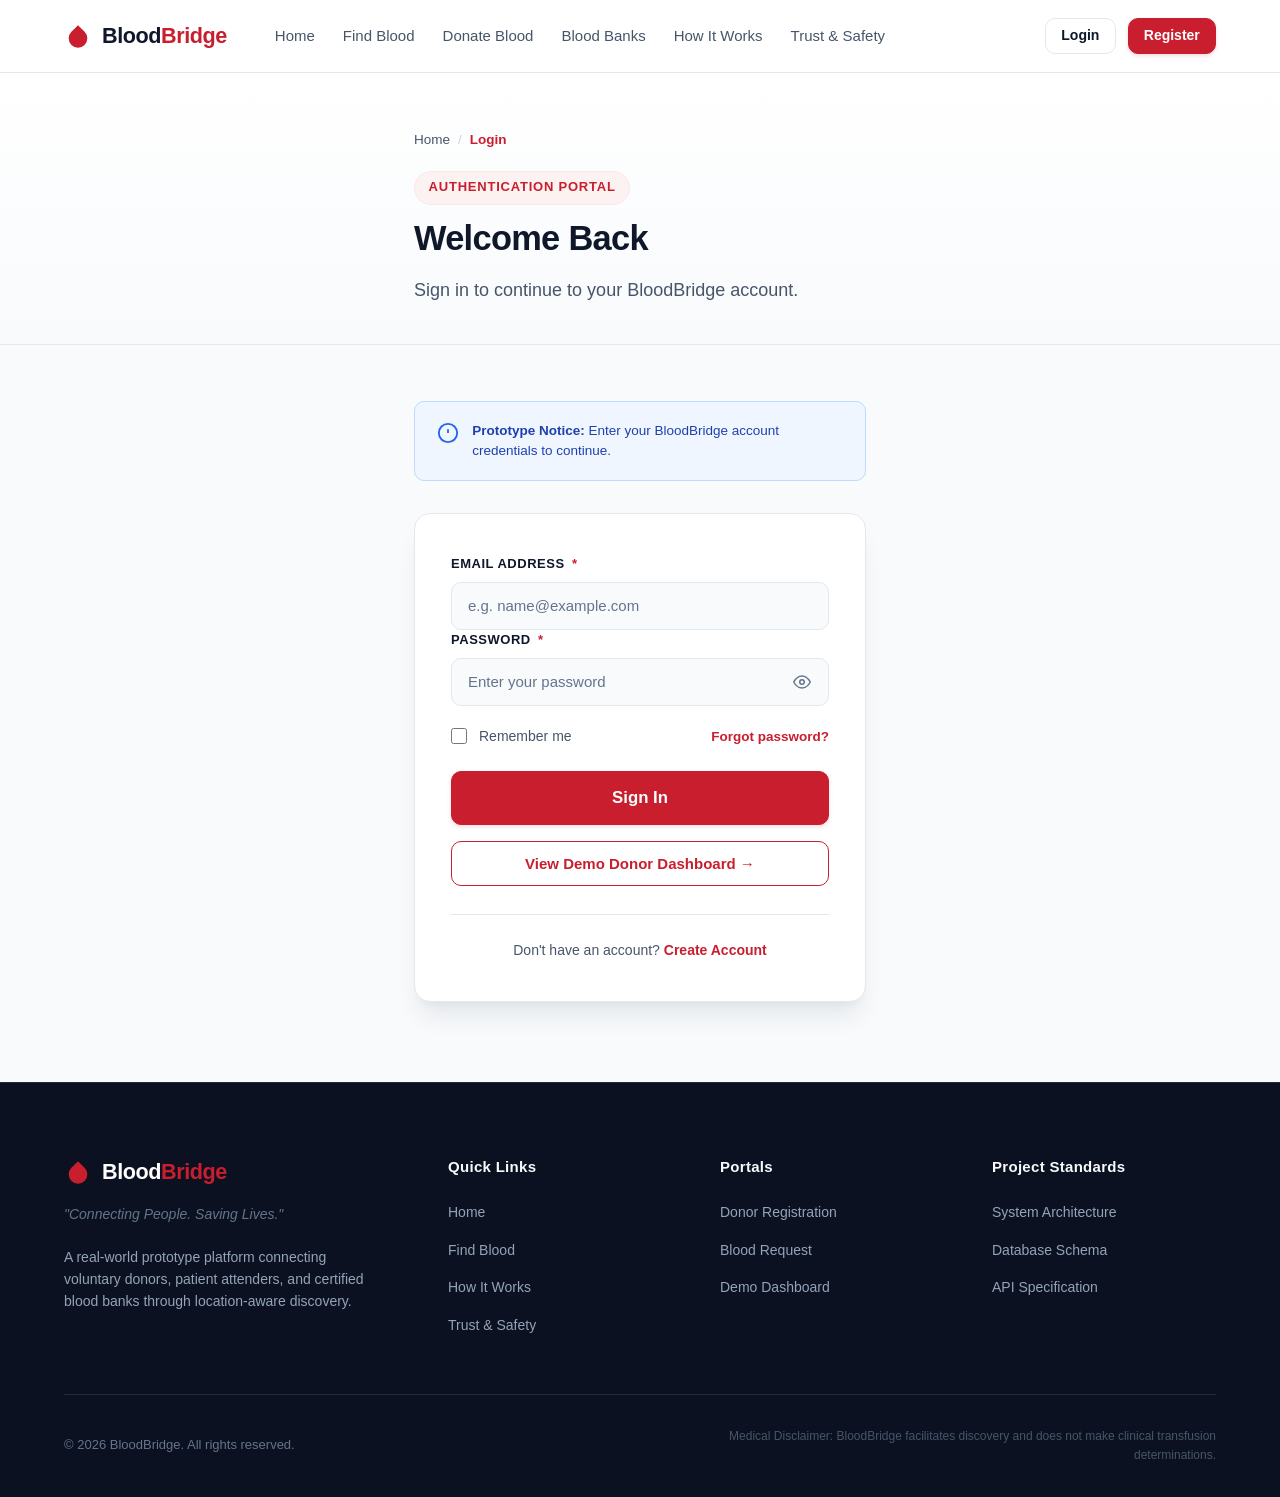
<file: frontend/login.html>
﻿<!DOCTYPE html>
<html lang="en">
<head>
    <meta charset="UTF-8">
    <meta name="viewport" content="width=device-width, initial-scale=1.0">
    <meta name="description" content="Sign in to your BloodBridge account to manage blood requests, donor availability, and healthcare coordination.">
    <title>Sign In â€” BloodBridge</title>
    
    <!-- Stylesheets -->
    <link rel="stylesheet" href="css/style.css">
    <link rel="stylesheet" href="css/responsive.css">

    <!-- Self-contained Auth Styles -->
    <style>
        .auth-page-section {
            padding: 3.5rem 0 5rem;
            min-height: calc(100vh - 4.5rem - 300px);
            display: flex;
            align-items: center;
        }

        .auth-container {
            max-width: 500px;
            margin: 0 auto;
            width: 100%;
        }

        .auth-card {
            background-color: var(--bg-surface);
            border: 1px solid var(--border-color);
            border-radius: var(--radius-lg);
            box-shadow: var(--shadow-xl);
            padding: 2.5rem 2.25rem;
        }

        .password-input-wrapper {
            position: relative;
            display: flex;
            align-items: center;
        }

        .password-input-wrapper .form-control {
            padding-right: 3rem;
        }

        .password-toggle-btn {
            position: absolute;
            right: 0.75rem;
            background: none;
            border: none;
            cursor: pointer;
            color: var(--text-muted);
            padding: 0.35rem;
            display: flex;
            align-items: center;
            justify-content: center;
            border-radius: var(--radius-sm);
            transition: color var(--transition-fast);
        }

        .password-toggle-btn:hover {
            color: var(--text-primary);
        }

        .password-toggle-btn svg {
            width: 18px;
            height: 18px;
        }

        .auth-options-row {
            display: flex;
            align-items: center;
            justify-content: space-between;
            margin: 1.25rem 0 1.5rem;
            font-size: 0.84375rem;
        }

        .auth-link {
            color: var(--primary);
            font-weight: 600;
            transition: color var(--transition-fast);
        }

        .auth-link:hover {
            color: var(--primary-hover);
            text-decoration: underline;
        }

        .auth-footer-nav {
            text-align: center;
            margin-top: 1.75rem;
            padding-top: 1.5rem;
            border-top: 1px solid var(--border-color);
            font-size: 0.875rem;
            color: var(--text-secondary);
        }

        @media (max-width: 480px) {
            .auth-card {
                padding: 1.75rem 1.25rem;
            }
        }
    </style>
</head>
<body>

    <!-- =====================================================================
         1. Navigation Header
         ===================================================================== -->
    <header class="site-header" id="siteHeader">
        <div class="container nav-container">
            <!-- Brand Logo -->
            <a href="index.html" class="brand-logo" aria-label="BloodBridge Home">
                <svg class="brand-icon" viewBox="0 0 24 24" fill="currentColor" aria-hidden="true">
                    <path d="M12 2.69l5.66 5.66a8 8 0 1 1-11.31 0z"></path>
                </svg>
                <span class="brand-text">Blood<span>Bridge</span></span>
            </a>

            <!-- Navigation Links -->
            <nav class="nav-menu" id="navMenu" aria-label="Main Navigation">
                <a href="index.html" class="nav-link">Home</a>
                <a href="request-blood.html" class="nav-link">Find Blood</a>
                <a href="donor-register.html" class="nav-link">Donate Blood</a>
                <a href="index.html#roles" class="nav-link">Blood Banks</a>
                <a href="index.html#how-it-works" class="nav-link">How It Works</a>
                <a href="index.html#trust" class="nav-link">Trust & Safety</a>

                <div class="nav-actions">
                    <a href="login.html" class="btn btn-secondary btn-sm">Login</a>
                    <a href="register.html" class="btn btn-primary btn-sm">Register</a>
                </div>
            </nav>

            <!-- Mobile Hamburger Toggle -->
            <button class="mobile-toggle" id="mobileToggle" aria-label="Toggle Navigation Menu" aria-expanded="false" aria-controls="navMenu">
                <svg width="24" height="24" viewBox="0 0 24 24" fill="none" stroke="currentColor" stroke-width="2" stroke-linecap="round" stroke-linejoin="round">
                    <line x1="3" y1="12" x2="21" y2="12"></line>
                    <line x1="3" y1="6" x2="21" y2="6"></line>
                    <line x1="3" y1="18" x2="21" y2="18"></line>
                </svg>
            </button>
        </div>
    </header>

    <main>
        <!-- =================================================================
             2. Page Header & Breadcrumb
             ================================================================= -->
        <section class="page-header-section">
            <div class="container auth-container">
                <nav class="breadcrumb-nav" aria-label="Breadcrumbs">
                    <a href="index.html" class="breadcrumb-link">Home</a>
                    <span class="breadcrumb-separator" aria-hidden="true">/</span>
                    <span class="breadcrumb-current" aria-current="page">Login</span>
                </nav>

                <div class="section-header" style="text-align: left; margin-bottom: 0;">
                    <span class="section-tag">Authentication Portal</span>
                    <h1 class="section-title" style="font-size: 2.15rem;">Welcome Back</h1>
                    <p class="section-subtitle">
                        Sign in to continue to your BloodBridge account.
                    </p>
                </div>
            </div>
        </section>

        <!-- =================================================================
             3. Login Form Section
             ================================================================= -->
        <section class="auth-page-section">
            <div class="container auth-container">

                <!-- Prototype Notice Banner -->
                <div class="form-notice-box" role="note">
                    <svg class="form-notice-icon" viewBox="0 0 24 24" fill="none" stroke="currentColor" stroke-width="2" aria-hidden="true">
                        <circle cx="12" cy="12" r="10"></circle>
                        <line x1="12" y1="8" x2="12" y2="12"></line>
                        <line x1="12" y1="16" x2="12.01" y2="16"></line>
                    </svg>
                    <div class="form-notice-content">
                        <strong>Prototype Notice:</strong> Enter your BloodBridge account credentials to continue.
                    </div>
                </div>

                <!-- Login Feedback Banner -->
                <div id="loginFeedbackBanner" class="feedback-banner" role="status" aria-live="polite" style="display: none; margin-bottom: 1.5rem;"></div>

                <!-- Login Card -->
                <div class="auth-card" id="loginCard">
                    <form id="loginForm" novalidate>
                        
                        <!-- Email Address -->
                        <div class="form-group">
                            <label for="loginEmail" class="form-label">Email Address <span class="required-indicator">*</span></label>
                            <input type="email" id="loginEmail" class="form-control" placeholder="e.g. name@example.com" required>
                            <span class="field-error-msg" id="loginEmailError">Please enter a valid email address.</span>
                        </div>

                        <!-- Password -->
                        <div class="form-group">
                            <label for="loginPassword" class="form-label">Password <span class="required-indicator">*</span></label>
                            <div class="password-input-wrapper">
                                <input type="password" id="loginPassword" class="form-control" placeholder="Enter your password" required>
                                <button type="button" class="password-toggle-btn" data-target="loginPassword" aria-label="Show password">
                                    <svg viewBox="0 0 24 24" fill="none" stroke="currentColor" stroke-width="2" stroke-linecap="round" stroke-linejoin="round">
                                        <path d="M1 12s4-8 11-8 11 8 11 8-4 8-11 8-11-8-11-8z"></path>
                                        <circle cx="12" cy="12" r="3"></circle>
                                    </svg>
                                </button>
                            </div>
                            <span class="field-error-msg" id="loginPasswordError">Please enter your password.</span>
                        </div>

                        <!-- Options Row (Remember Me & Forgot Password) -->
                        <div class="auth-options-row">
                            <label class="checkbox-item" for="rememberMe" style="font-size: 0.84375rem;">
                                <input type="checkbox" id="rememberMe" class="checkbox-input" style="width: 1rem; height: 1rem; margin-top: 0.1rem;">
                                <span class="checkbox-text">Remember me</span>
                            </label>
                            <button type="button" class="auth-link" style="background: none; border: none; padding: 0; cursor: pointer;" id="btnForgotPassword">
                                Forgot password?
                            </button>
                        </div>

                        <!-- Submit Button -->
                        <button type="submit" class="btn btn-primary btn-lg btn-full" id="btnSubmitLogin">
                            Sign In
                        </button>

                        <!-- Demo Dashboard Shortcut -->
                        <div style="margin-top: 1rem; text-align: center;">
                            <a href="donor-dashboard.html" class="btn btn-outline btn-full">
                                View Demo Donor Dashboard &rarr;
                            </a>
                        </div>

                        <div class="auth-footer-nav">
                            Don't have an account? <a href="register.html" class="auth-link">Create Account</a>
                        </div>
                    </form>
                </div>

            </div>
        </section>
    </main>

    <!-- =====================================================================
         4. Footer
         ===================================================================== -->
    <footer class="site-footer">
        <div class="container">
            <div class="footer-grid">
                <!-- Brand Column -->
                <div class="footer-brand">
                    <a href="index.html" class="brand-logo">
                        <svg class="brand-icon" viewBox="0 0 24 24" fill="currentColor">
                            <path d="M12 2.69l5.66 5.66a8 8 0 1 1-11.31 0z"></path>
                        </svg>
                        <span class="brand-text">Blood<span>Bridge</span></span>
                    </a>
                    <p class="footer-tagline">"Connecting People. Saving Lives."</p>
                    <p class="footer-summary">
                        A real-world prototype platform connecting voluntary donors, patient attenders, and certified blood banks through location-aware discovery.
                    </p>
                </div>

                <!-- Column 1: Navigation -->
                <div>
                    <h4 class="footer-col-title">Quick Links</h4>
                    <ul class="footer-links-list">
                        <li><a href="index.html#hero" class="footer-link">Home</a></li>
                        <li><a href="request-blood.html" class="footer-link">Find Blood</a></li>
                        <li><a href="index.html#how-it-works" class="footer-link">How It Works</a></li>
                        <li><a href="index.html#trust" class="footer-link">Trust & Safety</a></li>
                    </ul>
                </div>

                <!-- Column 2: Ecosystem -->
                <div>
                    <h4 class="footer-col-title">Portals</h4>
                    <ul class="footer-links-list">
                        <li><a href="donor-register.html" class="footer-link">Donor Registration</a></li>
                        <li><a href="request-blood.html" class="footer-link">Blood Request</a></li>
                        <li><a href="donor-dashboard.html" class="footer-link">Demo Dashboard</a></li>
                    </ul>
                </div>

                <!-- Column 3: Legal & Standards -->
                <div>
                    <h4 class="footer-col-title">Project Standards</h4>
                    <ul class="footer-links-list">
                        <li><a href="../docs/architecture/ARCHITECTURE.md" class="footer-link">System Architecture</a></li>
                        <li><a href="../docs/database/DATABASE_DESIGN.md" class="footer-link">Database Schema</a></li>
                        <li><a href="../docs/api/API_SPEC.md" class="footer-link">API Specification</a></li>
                    </ul>
                </div>
            </div>

            <!-- Footer Bottom -->
            <div class="footer-bottom">
                <div>&copy; 2026 BloodBridge. All rights reserved.</div>
                <div class="footer-legal-notice">
                    Medical Disclaimer: BloodBridge facilitates discovery and does not make clinical transfusion determinations.
                </div>
            </div>
        </div>
    </footer>

    <!-- Interactive Placeholder Modal -->
    <div class="modal-overlay" id="infoModal" role="dialog" aria-modal="true" aria-labelledby="modalTitle">
        <div class="modal-dialog">
            <button type="button" class="modal-close-btn" id="modalCloseBtn" aria-label="Close modal">
                <svg width="20" height="20" viewBox="0 0 24 24" fill="none" stroke="currentColor" stroke-width="2">
                    <line x1="18" y1="6" x2="6" y2="18"></line>
                    <line x1="6" y1="6" x2="18" y2="18"></line>
                </svg>
            </button>
            <div class="modal-header-icon">
                <svg width="24" height="24" viewBox="0 0 24 24" fill="currentColor">
                    <path d="M12 2.69l5.66 5.66a8 8 0 1 1-11.31 0z"></path>
                </svg>
            </div>
            <h3 class="modal-title" id="modalTitle">Feature Notice</h3>
            <p class="modal-body-text" id="modalDescription"></p>
            <button type="button" class="btn btn-primary btn-full" id="modalConfirmBtn">Got it</button>
        </div>
    </div>

    <!-- Baseline Scripts -->
    <script src="js/main.js"></script>

    <!-- Self-Contained Page Script -->
    <script>
        document.addEventListener('DOMContentLoaded', () => {
            // Password Visibility Toggle
            const toggleButtons = document.querySelectorAll('.password-toggle-btn');
            toggleButtons.forEach(btn => {
                btn.addEventListener('click', () => {
                    const targetId = btn.getAttribute('data-target');
                    const targetInput = document.getElementById(targetId);
                    if (!targetInput) return;

                    const isPassword = targetInput.type === 'password';
                    targetInput.type = isPassword ? 'text' : 'password';
                    btn.setAttribute('aria-label', isPassword ? 'Hide password' : 'Show password');

                    if (isPassword) {
                        btn.innerHTML = `
                            <svg viewBox="0 0 24 24" fill="none" stroke="currentColor" stroke-width="2" stroke-linecap="round" stroke-linejoin="round">
                                <path d="M17.94 17.94A10.07 10.07 0 0 1 12 20c-7 0-11-8-11-8a18.45 18.45 0 0 1 5.06-5.94M9.9 4.24A9.12 9.12 0 0 1 12 4c7 0 11 8 11 8a18.5 18.5 0 0 1-2.16 3.19m-6.72-1.07a3 3 0 1 1-4.24-4.24"></path>
                                <line x1="1" y1="1" x2="23" y2="23"></line>
                            </svg>
                        `;
                    } else {
                        btn.innerHTML = `
                            <svg viewBox="0 0 24 24" fill="none" stroke="currentColor" stroke-width="2" stroke-linecap="round" stroke-linejoin="round">
                                <path d="M1 12s4-8 11-8 11 8 11 8-4 8-11 8-11-8-11-8z"></path>
                                <circle cx="12" cy="12" r="3"></circle>
                            </svg>
                        `;
                    }
                });
            });

            // Login Form Validation & Feedback
            const loginForm = document.getElementById('loginForm');
            const loginFeedbackBanner = document.getElementById('loginFeedbackBanner');

            if (loginForm) {
                const emailPattern = /^[^\s@]+@[^\s@]+\.[^\s@]+$/;

                loginForm.addEventListener('submit', (e) => {
                    e.preventDefault();
                    let isValid = true;
                    let firstInvalidField = null;

                    function validateField(inputEl, errorEl, condition) {
                        if (!condition) {
                            inputEl.classList.add('is-invalid');
                            inputEl.classList.remove('is-valid');
                            if (errorEl) errorEl.classList.add('visible');
                            if (!firstInvalidField) firstInvalidField = inputEl;
                            isValid = false;
                        } else {
                            inputEl.classList.remove('is-invalid');
                            inputEl.classList.add('is-valid');
                            if (errorEl) errorEl.classList.remove('visible');
                        }
                    }

                    const email = document.getElementById('loginEmail');
                    const emailError = document.getElementById('loginEmailError');
                    validateField(email, emailError, emailPattern.test(email.value.trim()));

                    const password = document.getElementById('loginPassword');
                    const passwordError = document.getElementById('loginPasswordError');
                    validateField(password, passwordError, password.value.length >= 1);

                    if (!isValid) {
                        if (firstInvalidField) firstInvalidField.focus();
                        return;
                    }

                    if (loginFeedbackBanner) {
                        loginFeedbackBanner.className = 'feedback-banner info';
                        loginFeedbackBanner.style.display = 'flex';
                        loginFeedbackBanner.innerHTML = `
                            <div>
                                <strong>Demo Login Notice:</strong> Login form submitted successfully. Secure backend authentication is being integrated.
                                <div style="margin-top: 0.5rem;">
                                    <a href="donor-dashboard.html" class="btn btn-primary btn-sm">Explore Demo Donor Dashboard &rarr;</a>
                                </div>
                            </div>
                        `;
                        loginFeedbackBanner.scrollIntoView({ behavior: 'smooth', block: 'nearest' });
                    }
                });
            }

            // Forgot Password Modal
            const btnForgotPassword = document.getElementById('btnForgotPassword');
            const modalOverlay = document.getElementById('infoModal');
            const modalTitle = document.getElementById('modalTitle');
            const modalDescription = document.getElementById('modalDescription');

            if (btnForgotPassword && modalOverlay && modalTitle && modalDescription) {
                btnForgotPassword.addEventListener('click', (e) => {
                    e.preventDefault();
                    modalTitle.textContent = 'Password Recovery Portal';
                    modalDescription.textContent = 'Password reset workflows (email verification tokens) will be connected during backend security development. This is a prototype placeholder.';
                    modalOverlay.classList.add('active');
                });
            }
        });
    </script>
</body>
</html>
</file>
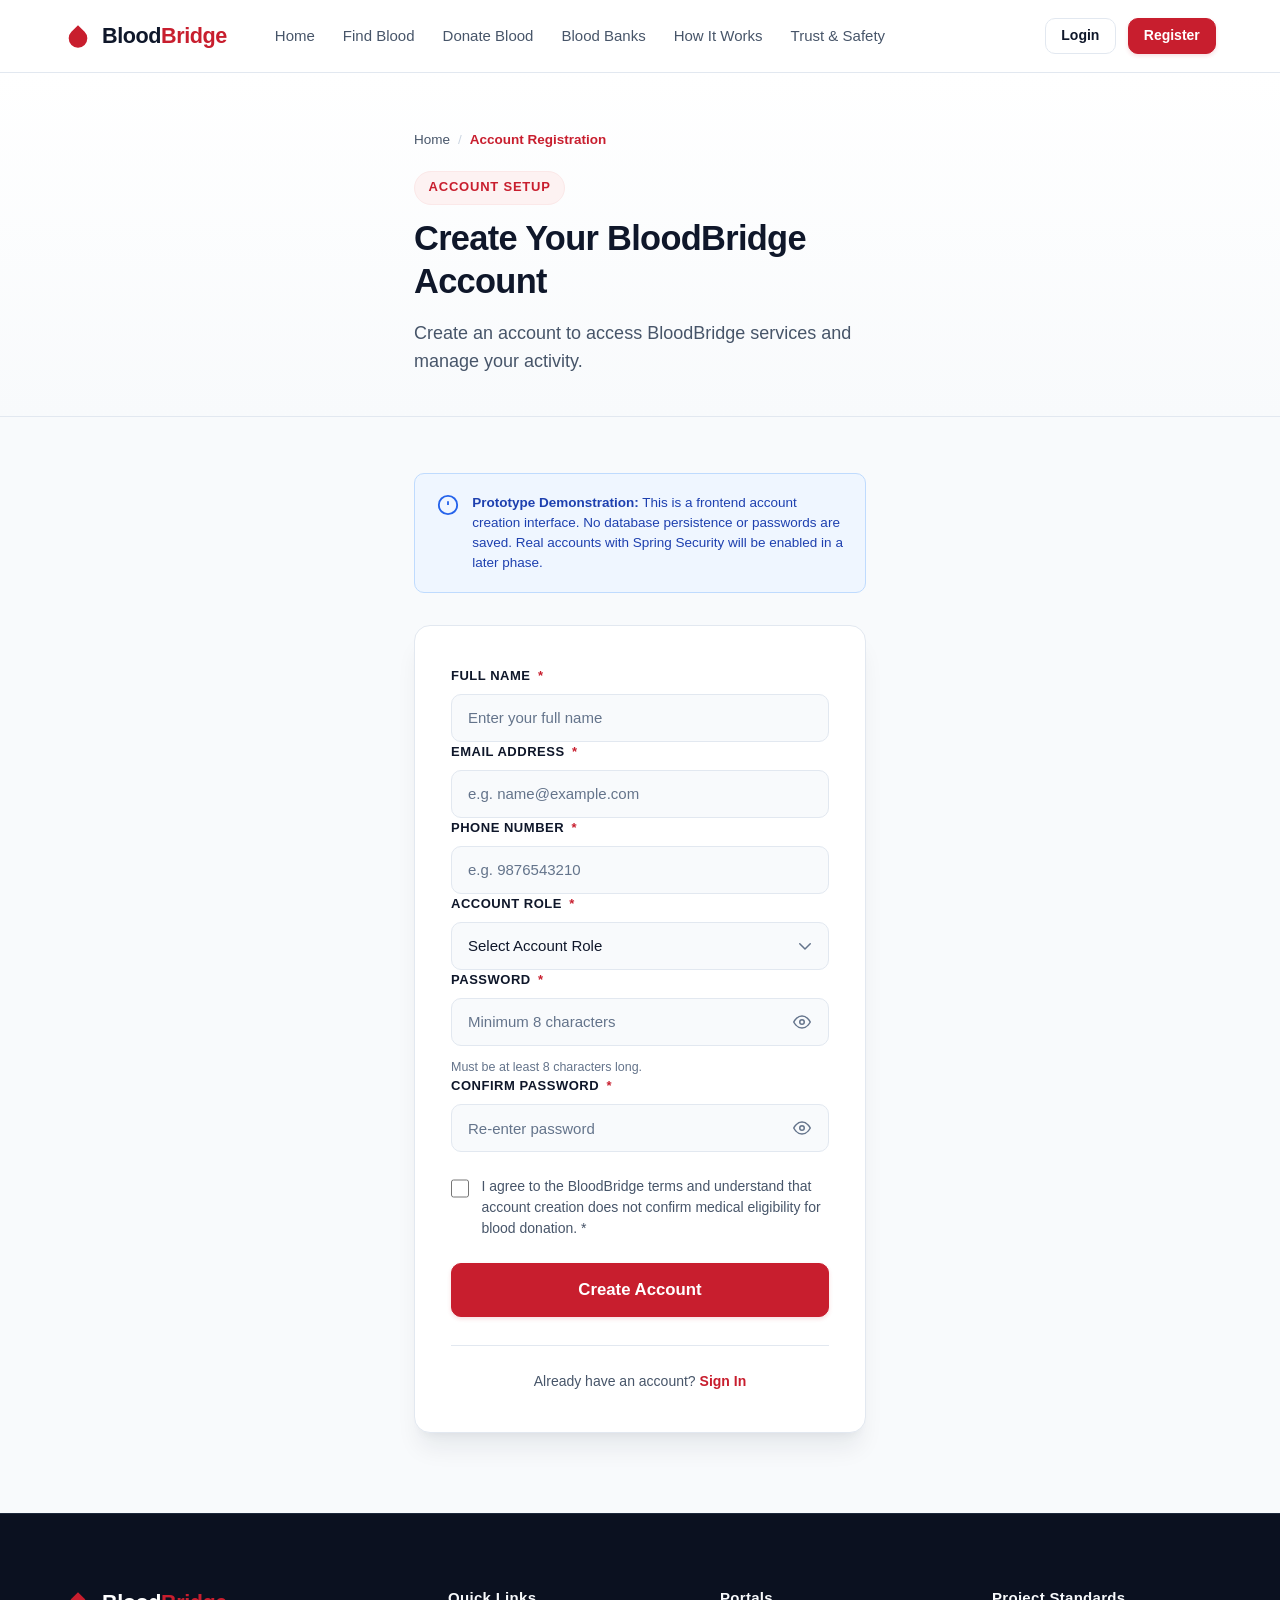
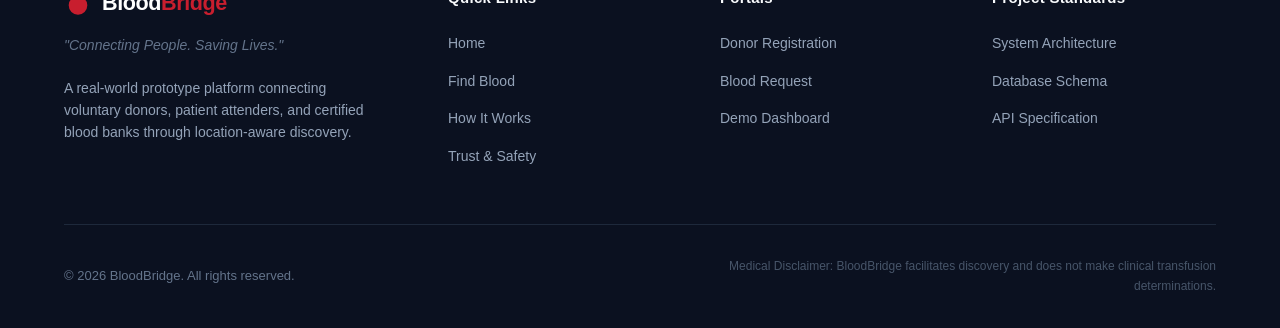
<file: frontend/register.html>
﻿<!DOCTYPE html>
<html lang="en">
<head>
    <meta charset="UTF-8">
    <meta name="viewport" content="width=device-width, initial-scale=1.0">
    <meta name="description" content="Create a basic BloodBridge account to access blood discovery, donor matching, and platform services.">
    <title>Create Your BloodBridge Account â€” BloodBridge</title>
    
    <!-- Stylesheets -->
    <link rel="stylesheet" href="css/style.css">
    <link rel="stylesheet" href="css/responsive.css">

    <!-- Self-contained Auth Styles -->
    <style>
        .auth-page-section {
            padding: 3.5rem 0 5rem;
            min-height: calc(100vh - 4.5rem - 300px);
            display: flex;
            align-items: center;
        }

        .auth-container {
            max-width: 500px;
            margin: 0 auto;
            width: 100%;
        }

        .auth-card {
            background-color: var(--bg-surface);
            border: 1px solid var(--border-color);
            border-radius: var(--radius-lg);
            box-shadow: var(--shadow-xl);
            padding: 2.5rem 2.25rem;
        }

        .password-input-wrapper {
            position: relative;
            display: flex;
            align-items: center;
        }

        .password-input-wrapper .form-control {
            padding-right: 3rem;
        }

        .password-toggle-btn {
            position: absolute;
            right: 0.75rem;
            background: none;
            border: none;
            cursor: pointer;
            color: var(--text-muted);
            padding: 0.35rem;
            display: flex;
            align-items: center;
            justify-content: center;
            border-radius: var(--radius-sm);
            transition: color var(--transition-fast);
        }

        .password-toggle-btn:hover {
            color: var(--text-primary);
        }

        .password-toggle-btn svg {
            width: 18px;
            height: 18px;
        }

        .auth-footer-nav {
            text-align: center;
            margin-top: 1.75rem;
            padding-top: 1.5rem;
            border-top: 1px solid var(--border-color);
            font-size: 0.875rem;
            color: var(--text-secondary);
        }

        .auth-link {
            color: var(--primary);
            font-weight: 600;
            transition: color var(--transition-fast);
        }

        .auth-link:hover {
            color: var(--primary-hover);
            text-decoration: underline;
        }

        @media (max-width: 480px) {
            .auth-card {
                padding: 1.75rem 1.25rem;
            }
        }
    </style>
</head>
<body>

    <!-- =====================================================================
         1. Navigation Header
         ===================================================================== -->
    <header class="site-header" id="siteHeader">
        <div class="container nav-container">
            <!-- Brand Logo -->
            <a href="index.html" class="brand-logo" aria-label="BloodBridge Home">
                <svg class="brand-icon" viewBox="0 0 24 24" fill="currentColor" aria-hidden="true">
                    <path d="M12 2.69l5.66 5.66a8 8 0 1 1-11.31 0z"></path>
                </svg>
                <span class="brand-text">Blood<span>Bridge</span></span>
            </a>

            <!-- Navigation Links -->
            <nav class="nav-menu" id="navMenu" aria-label="Main Navigation">
                <a href="index.html" class="nav-link">Home</a>
                <a href="request-blood.html" class="nav-link">Find Blood</a>
                <a href="donor-register.html" class="nav-link">Donate Blood</a>
                <a href="index.html#roles" class="nav-link">Blood Banks</a>
                <a href="index.html#how-it-works" class="nav-link">How It Works</a>
                <a href="index.html#trust" class="nav-link">Trust & Safety</a>

                <div class="nav-actions">
                    <a href="login.html" class="btn btn-secondary btn-sm">Login</a>
                    <a href="register.html" class="btn btn-primary btn-sm">Register</a>
                </div>
            </nav>

            <!-- Mobile Hamburger Toggle -->
            <button class="mobile-toggle" id="mobileToggle" aria-label="Toggle Navigation Menu" aria-expanded="false" aria-controls="navMenu">
                <svg width="24" height="24" viewBox="0 0 24 24" fill="none" stroke="currentColor" stroke-width="2" stroke-linecap="round" stroke-linejoin="round">
                    <line x1="3" y1="12" x2="21" y2="12"></line>
                    <line x1="3" y1="6" x2="21" y2="6"></line>
                    <line x1="3" y1="18" x2="21" y2="18"></line>
                </svg>
            </button>
        </div>
    </header>

    <main>
        <!-- =================================================================
             2. Page Header & Breadcrumb
             ================================================================= -->
        <section class="page-header-section">
            <div class="container auth-container">
                <nav class="breadcrumb-nav" aria-label="Breadcrumbs">
                    <a href="index.html" class="breadcrumb-link">Home</a>
                    <span class="breadcrumb-separator" aria-hidden="true">/</span>
                    <span class="breadcrumb-current" aria-current="page">Account Registration</span>
                </nav>

                <div class="section-header" style="text-align: left; margin-bottom: 0;">
                    <span class="section-tag">Account Setup</span>
                    <h1 class="section-title" style="font-size: 2.15rem;">Create Your BloodBridge Account</h1>
                    <p class="section-subtitle">
                        Create an account to access BloodBridge services and manage your activity.
                    </p>
                </div>
            </div>
        </section>

        <!-- =================================================================
             3. Registration Form Section
             ================================================================= -->
        <section class="auth-page-section">
            <div class="container auth-container">

                <!-- Prototype Notice Banner -->
                <div class="form-notice-box" role="note">
                    <svg class="form-notice-icon" viewBox="0 0 24 24" fill="none" stroke="currentColor" stroke-width="2" aria-hidden="true">
                        <circle cx="12" cy="12" r="10"></circle>
                        <line x1="12" y1="8" x2="12" y2="12"></line>
                        <line x1="12" y1="16" x2="12.01" y2="16"></line>
                    </svg>
                    <div class="form-notice-content">
                        <strong>Prototype Demonstration:</strong> This is a frontend account creation interface. No database persistence or passwords are saved. Real accounts with Spring Security will be enabled in a later phase.
                    </div>
                </div>

                <!-- Registration Card -->
                <div class="auth-card" id="registerCard">
                    <form id="accountRegistrationForm" novalidate>
                        
                        <!-- Full Name -->
                        <div class="form-group">
                            <label for="regFullName" class="form-label">Full Name <span class="required-indicator">*</span></label>
                            <input type="text" id="regFullName" class="form-control" placeholder="Enter your full name" required>
                            <span class="field-error-msg" id="regFullNameError">Please enter your full name.</span>
                        </div>

                        <!-- Email Address -->
                        <div class="form-group">
                            <label for="regEmail" class="form-label">Email Address <span class="required-indicator">*</span></label>
                            <input type="email" id="regEmail" class="form-control" placeholder="e.g. name@example.com" required>
                            <span class="field-error-msg" id="regEmailError">Please enter a valid email address.</span>
                        </div>

                        <!-- Phone Number -->
                        <div class="form-group">
                            <label for="regPhone" class="form-label">Phone Number <span class="required-indicator">*</span></label>
                            <input type="tel" id="regPhone" class="form-control" placeholder="e.g. 9876543210" required>
                            <span class="field-error-msg" id="regPhoneError">Please enter a valid 10-digit phone number.</span>
                        </div>

                        <!-- Account Role -->
                        <div class="form-group">
                            <label for="regRole" class="form-label">Account Role <span class="required-indicator">*</span></label>
                            <select id="regRole" class="form-control" required>
                                <option value="" disabled selected>Select Account Role</option>
                                <option value="Requester">Requester / Patient Attender</option>
                                <option value="Donor">Voluntary Blood Donor</option>
                                <option value="Blood Bank">Blood Bank Representative</option>
                            </select>
                            <span class="field-error-msg" id="regRoleError">Please select an account role.</span>
                        </div>

                        <!-- Password -->
                        <div class="form-group">
                            <label for="regPassword" class="form-label">Password <span class="required-indicator">*</span></label>
                            <div class="password-input-wrapper">
                                <input type="password" id="regPassword" class="form-control" placeholder="Minimum 8 characters" required>
                                <button type="button" class="password-toggle-btn" data-target="regPassword" aria-label="Show password">
                                    <svg viewBox="0 0 24 24" fill="none" stroke="currentColor" stroke-width="2" stroke-linecap="round" stroke-linejoin="round">
                                        <path d="M1 12s4-8 11-8 11 8 11 8-4 8-11 8-11-8-11-8z"></path>
                                        <circle cx="12" cy="12" r="3"></circle>
                                    </svg>
                                </button>
                            </div>
                            <span class="field-helper-text">Must be at least 8 characters long.</span>
                            <span class="field-error-msg" id="regPasswordError">Password must be at least 8 characters long.</span>
                        </div>

                        <!-- Confirm Password -->
                        <div class="form-group">
                            <label for="regConfirmPassword" class="form-label">Confirm Password <span class="required-indicator">*</span></label>
                            <div class="password-input-wrapper">
                                <input type="password" id="regConfirmPassword" class="form-control" placeholder="Re-enter password" required>
                                <button type="button" class="password-toggle-btn" data-target="regConfirmPassword" aria-label="Show password">
                                    <svg viewBox="0 0 24 24" fill="none" stroke="currentColor" stroke-width="2" stroke-linecap="round" stroke-linejoin="round">
                                        <path d="M1 12s4-8 11-8 11 8 11 8-4 8-11 8-11-8-11-8z"></path>
                                        <circle cx="12" cy="12" r="3"></circle>
                                    </svg>
                                </button>
                            </div>
                            <span class="field-error-msg" id="regConfirmPasswordError">Passwords do not match.</span>
                        </div>

                        <!-- Consent Checkbox -->
                        <div style="margin: 1.5rem 0;">
                            <label class="checkbox-item" for="regConsent">
                                <input type="checkbox" id="regConsent" class="checkbox-input" required>
                                <span class="checkbox-text">
                                    I agree to the BloodBridge terms and understand that account creation does not confirm medical eligibility for blood donation. <span class="required-indicator">*</span>
                                </span>
                            </label>
                            <span class="field-error-msg" id="regConsentError">You must agree to the terms to proceed.</span>
                        </div>

                        <!-- Submit Button -->
                        <button type="submit" class="btn btn-primary btn-lg btn-full" id="btnSubmitRegister">
                            Create Account
                        </button>

                        <div class="auth-footer-nav">
                            Already have an account? <a href="login.html" class="auth-link">Sign In</a>
                        </div>
                    </form>
                </div>

                <!-- Registration Success Card (Hidden initially) -->
                <div class="submission-success-card" id="registerSuccessCard" role="region" aria-live="polite">
                    <div class="success-icon-badge">
                        <svg width="32" height="32" viewBox="0 0 24 24" fill="none" stroke="currentColor" stroke-width="2.5">
                            <polyline points="20 6 9 17 4 12"></polyline>
                        </svg>
                    </div>

                    <h2 class="success-card-title">Account Registration Form Completed</h2>
                    <p class="success-card-lead">
                        Your account parameters have been validated successfully on the client interface.
                    </p>

                    <!-- Prototype Notice -->
                    <div class="prototype-phase-notice">
                        <svg class="prototype-notice-icon" viewBox="0 0 24 24" fill="none" stroke="currentColor" stroke-width="2">
                            <circle cx="12" cy="12" r="10"></circle>
                            <line x1="12" y1="16" x2="12.01" y2="16"></line>
                        </svg>
                        <div class="prototype-notice-text">
                            <strong>Development Notice:</strong> Account registration form completed. Your account information is ready for secure backend processing.
                        </div>
                    </div>

                    <!-- Summary Box -->
                    <div class="summary-details-box">
                        <div class="summary-details-title">Validated Registration Parameters</div>
                        <div class="summary-grid" id="registerSummaryGrid">
                            <!-- Populated via JS -->
                        </div>
                    </div>

                    <!-- Actions -->
                    <div class="success-actions">
                        <a href="login.html" class="btn btn-primary">Proceed to Login</a>
                        <button type="button" class="btn btn-secondary" id="btnResetRegisterForm">Register Another Account</button>
                    </div>
                </div>

            </div>
        </section>
    </main>

    <!-- =====================================================================
         4. Footer
         ===================================================================== -->
    <footer class="site-footer">
        <div class="container">
            <div class="footer-grid">
                <!-- Brand Column -->
                <div class="footer-brand">
                    <a href="index.html" class="brand-logo">
                        <svg class="brand-icon" viewBox="0 0 24 24" fill="currentColor">
                            <path d="M12 2.69l5.66 5.66a8 8 0 1 1-11.31 0z"></path>
                        </svg>
                        <span class="brand-text">Blood<span>Bridge</span></span>
                    </a>
                    <p class="footer-tagline">"Connecting People. Saving Lives."</p>
                    <p class="footer-summary">
                        A real-world prototype platform connecting voluntary donors, patient attenders, and certified blood banks through location-aware discovery.
                    </p>
                </div>

                <!-- Column 1: Navigation -->
                <div>
                    <h4 class="footer-col-title">Quick Links</h4>
                    <ul class="footer-links-list">
                        <li><a href="index.html" class="footer-link">Home</a></li>
                        <li><a href="request-blood.html" class="footer-link">Find Blood</a></li>
                        <li><a href="index.html#how-it-works" class="footer-link">How It Works</a></li>
                        <li><a href="index.html#trust" class="footer-link">Trust & Safety</a></li>
                    </ul>
                </div>

                <!-- Column 2: Ecosystem -->
                <div>
                    <h4 class="footer-col-title">Portals</h4>
                    <ul class="footer-links-list">
                        <li><a href="donor-register.html" class="footer-link">Donor Registration</a></li>
                        <li><a href="request-blood.html" class="footer-link">Blood Request</a></li>
                        <li><a href="donor-dashboard.html" class="footer-link">Demo Dashboard</a></li>
                    </ul>
                </div>

                <!-- Column 3: Legal & Standards -->
                <div>
                    <h4 class="footer-col-title">Project Standards</h4>
                    <ul class="footer-links-list">
                        <li><a href="../docs/architecture/ARCHITECTURE.md" class="footer-link">System Architecture</a></li>
                        <li><a href="../docs/database/DATABASE_DESIGN.md" class="footer-link">Database Schema</a></li>
                        <li><a href="../docs/api/API_SPEC.md" class="footer-link">API Specification</a></li>
                    </ul>
                </div>
            </div>

            <!-- Footer Bottom -->
            <div class="footer-bottom">
                <div>&copy; 2026 BloodBridge. All rights reserved.</div>
                <div class="footer-legal-notice">
                    Medical Disclaimer: BloodBridge facilitates discovery and does not make clinical transfusion determinations.
                </div>
            </div>
        </div>
    </footer>

    <!-- Baseline Scripts -->
    <script src="js/main.js"></script>

    <!-- Self-Contained Page Script -->
    <script>
        document.addEventListener('DOMContentLoaded', () => {
            // Password Visibility Toggle
            const toggleButtons = document.querySelectorAll('.password-toggle-btn');
            toggleButtons.forEach(btn => {
                btn.addEventListener('click', () => {
                    const targetId = btn.getAttribute('data-target');
                    const targetInput = document.getElementById(targetId);
                    if (!targetInput) return;

                    const isPassword = targetInput.type === 'password';
                    targetInput.type = isPassword ? 'text' : 'password';
                    btn.setAttribute('aria-label', isPassword ? 'Hide password' : 'Show password');

                    if (isPassword) {
                        btn.innerHTML = `
                            <svg viewBox="0 0 24 24" fill="none" stroke="currentColor" stroke-width="2" stroke-linecap="round" stroke-linejoin="round">
                                <path d="M17.94 17.94A10.07 10.07 0 0 1 12 20c-7 0-11-8-11-8a18.45 18.45 0 0 1 5.06-5.94M9.9 4.24A9.12 9.12 0 0 1 12 4c7 0 11 8 11 8a18.5 18.5 0 0 1-2.16 3.19m-6.72-1.07a3 3 0 1 1-4.24-4.24"></path>
                                <line x1="1" y1="1" x2="23" y2="23"></line>
                            </svg>
                        `;
                    } else {
                        btn.innerHTML = `
                            <svg viewBox="0 0 24 24" fill="none" stroke="currentColor" stroke-width="2" stroke-linecap="round" stroke-linejoin="round">
                                <path d="M1 12s4-8 11-8 11 8 11 8-4 8-11 8-11-8-11-8z"></path>
                                <circle cx="12" cy="12" r="3"></circle>
                            </svg>
                        `;
                    }
                });
            });

            // Form Validation & Handling
            const registerForm = document.getElementById('accountRegistrationForm');
            const registerCard = document.getElementById('registerCard');
            const registerSuccessCard = document.getElementById('registerSuccessCard');
            const registerSummaryGrid = document.getElementById('registerSummaryGrid');
            const btnReset = document.getElementById('btnResetRegisterForm');

            if (!registerForm) return;

            const emailPattern = /^[^\s@]+@[^\s@]+\.[^\s@]+$/;
            const phonePattern = /^\+?[0-9\s\-]{10,15}$/;

            registerForm.addEventListener('submit', (e) => {
                e.preventDefault();
                let isValid = true;
                let firstInvalidField = null;

                function validateField(inputEl, errorEl, condition) {
                    if (!condition) {
                        inputEl.classList.add('is-invalid');
                        inputEl.classList.remove('is-valid');
                        if (errorEl) errorEl.classList.add('visible');
                        if (!firstInvalidField) firstInvalidField = inputEl;
                        isValid = false;
                    } else {
                        inputEl.classList.remove('is-invalid');
                        inputEl.classList.add('is-valid');
                        if (errorEl) errorEl.classList.remove('visible');
                    }
                }

                // 1. Full Name
                const name = document.getElementById('regFullName');
                const nameError = document.getElementById('regFullNameError');
                validateField(name, nameError, name.value.trim().length >= 2);

                // 2. Email Address
                const email = document.getElementById('regEmail');
                const emailError = document.getElementById('regEmailError');
                validateField(email, emailError, emailPattern.test(email.value.trim()));

                // 3. Phone Number
                const phone = document.getElementById('regPhone');
                const phoneError = document.getElementById('regPhoneError');
                const cleanPhone = phone.value.replace(/[\s\-]/g, '');
                validateField(phone, phoneError, cleanPhone.length >= 10 && phonePattern.test(phone.value.trim()));

                // 4. Account Role
                const role = document.getElementById('regRole');
                const roleError = document.getElementById('regRoleError');
                validateField(role, roleError, role.value !== '');

                // 5. Password (>= 8 chars)
                const password = document.getElementById('regPassword');
                const passwordError = document.getElementById('regPasswordError');
                validateField(password, passwordError, password.value.length >= 8);

                // 6. Confirm Password (matches password)
                const confirmPassword = document.getElementById('regConfirmPassword');
                const confirmPasswordError = document.getElementById('regConfirmPasswordError');
                validateField(confirmPassword, confirmPasswordError, confirmPassword.value === password.value && confirmPassword.value.length > 0);

                // 7. Consent Checkbox
                const consent = document.getElementById('regConsent');
                const consentError = document.getElementById('regConsentError');
                if (!consent.checked) {
                    if (consentError) consentError.classList.add('visible');
                    if (!firstInvalidField) firstInvalidField = consent;
                    isValid = false;
                } else {
                    if (consentError) consentError.classList.remove('visible');
                }

                if (!isValid) {
                    if (firstInvalidField) firstInvalidField.focus();
                    return;
                }

                function escapeText(str) {
                    if (!str) return '';
                    return str.replace(/&/g, '&amp;').replace(/</g, '&lt;').replace(/>/g, '&gt;').replace(/"/g, '&quot;').replace(/'/g, '&#039;');
                }

                // Show safe summary (no passwords stored or displayed)
                if (registerSummaryGrid) {
                    registerSummaryGrid.innerHTML = `
                        <div class="summary-item">
                            <span class="summary-item-label">Full Name</span>
                            <span class="summary-item-value">${escapeText(name.value.trim())}</span>
                        </div>
                        <div class="summary-item">
                            <span class="summary-item-label">Account Role</span>
                            <span class="summary-item-value" style="color: var(--primary); font-weight:700;">${escapeText(role.value)}</span>
                        </div>
                        <div class="summary-item">
                            <span class="summary-item-label">Email Address</span>
                            <span class="summary-item-value">${escapeText(email.value.trim())}</span>
                        </div>
                        <div class="summary-item">
                            <span class="summary-item-label">Phone Number</span>
                            <span class="summary-item-value">${escapeText(phone.value.trim())}</span>
                        </div>
                    `;
                }

                if (registerCard) registerCard.style.display = 'none';
                if (registerSuccessCard) {
                    registerSuccessCard.classList.add('active');
                    registerSuccessCard.scrollIntoView({ behavior: 'smooth', block: 'start' });
                }
            });

            if (btnReset) {
                btnReset.addEventListener('click', () => {
                    registerForm.reset();
                    const inputs = registerForm.querySelectorAll('.form-control');
                    inputs.forEach(input => input.classList.remove('is-valid', 'is-invalid'));
                    const errorMsgs = registerForm.querySelectorAll('.field-error-msg');
                    errorMsgs.forEach(msg => msg.classList.remove('visible'));

                    if (registerSuccessCard) registerSuccessCard.classList.remove('active');
                    if (registerCard) {
                        registerCard.style.display = 'block';
                        registerCard.scrollIntoView({ behavior: 'smooth', block: 'start' });
                    }
                });
            }
        });
    </script>
</body>
</html>
</file>
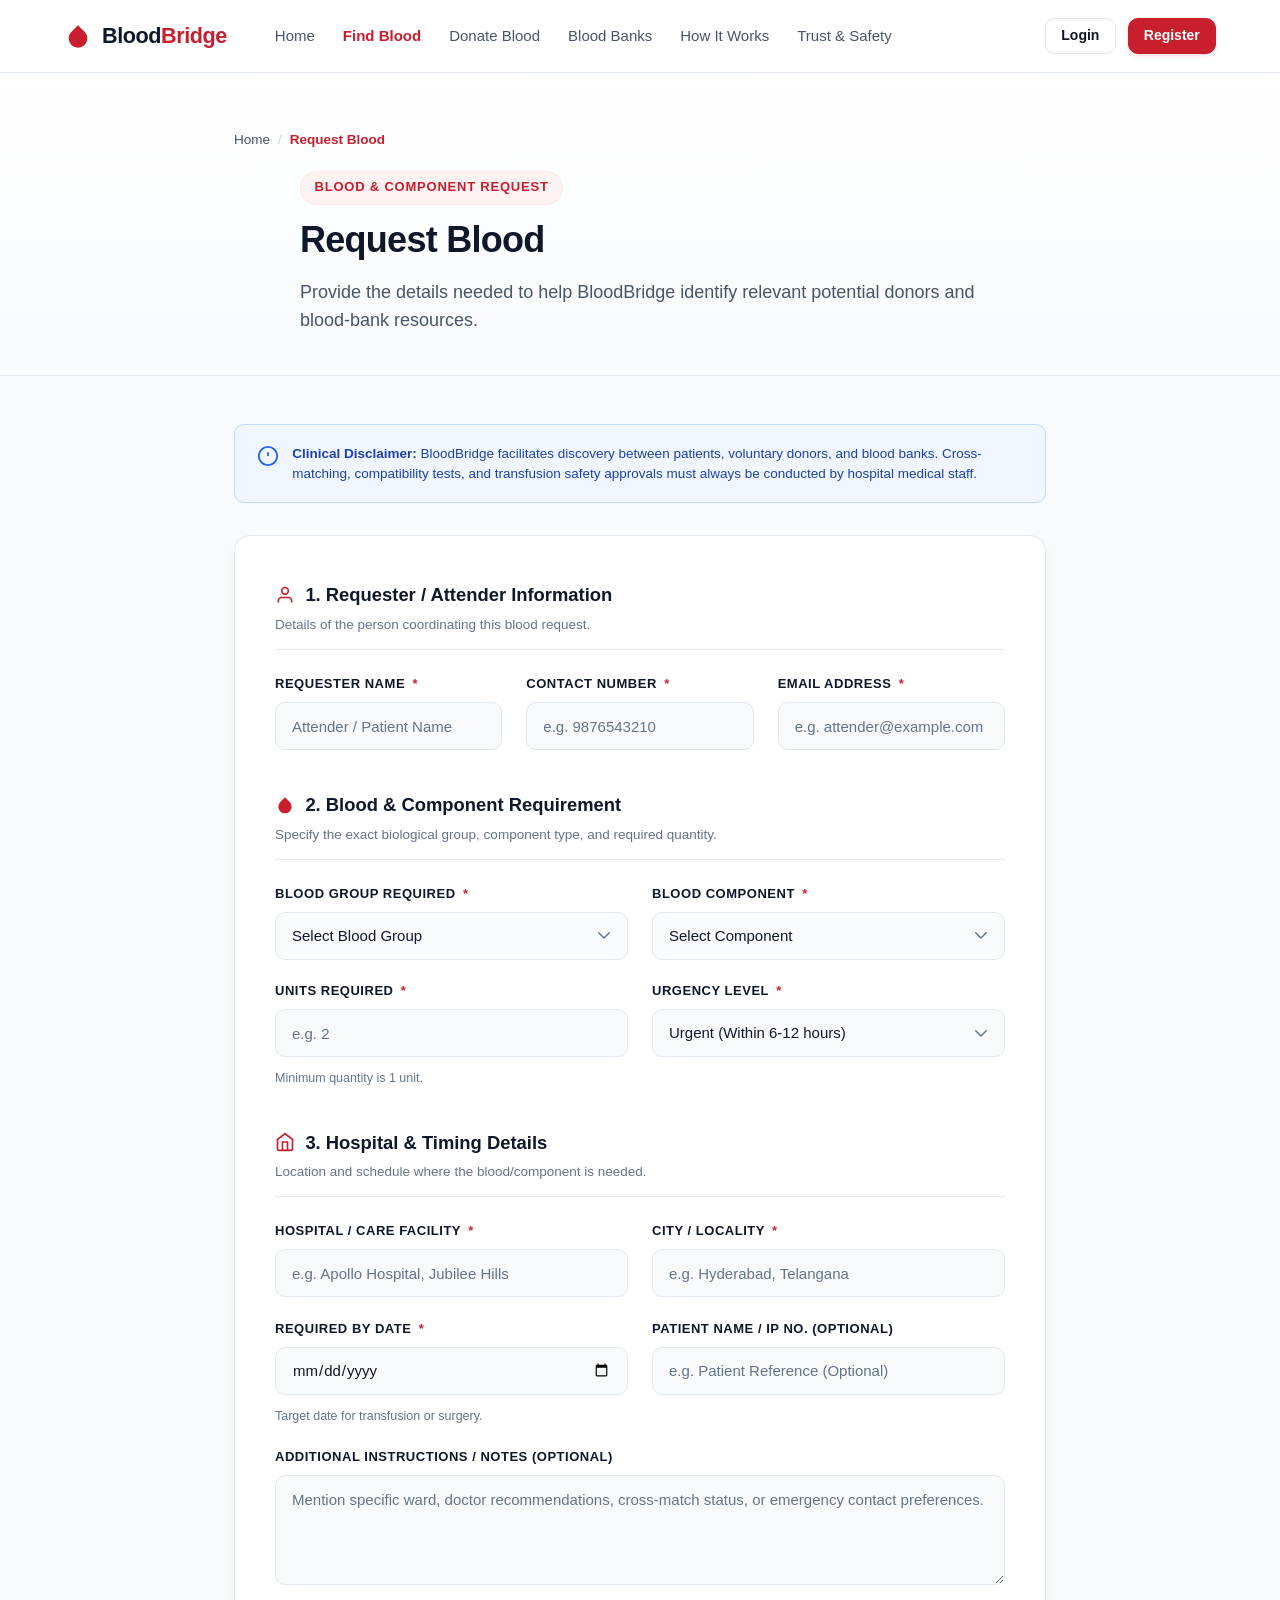
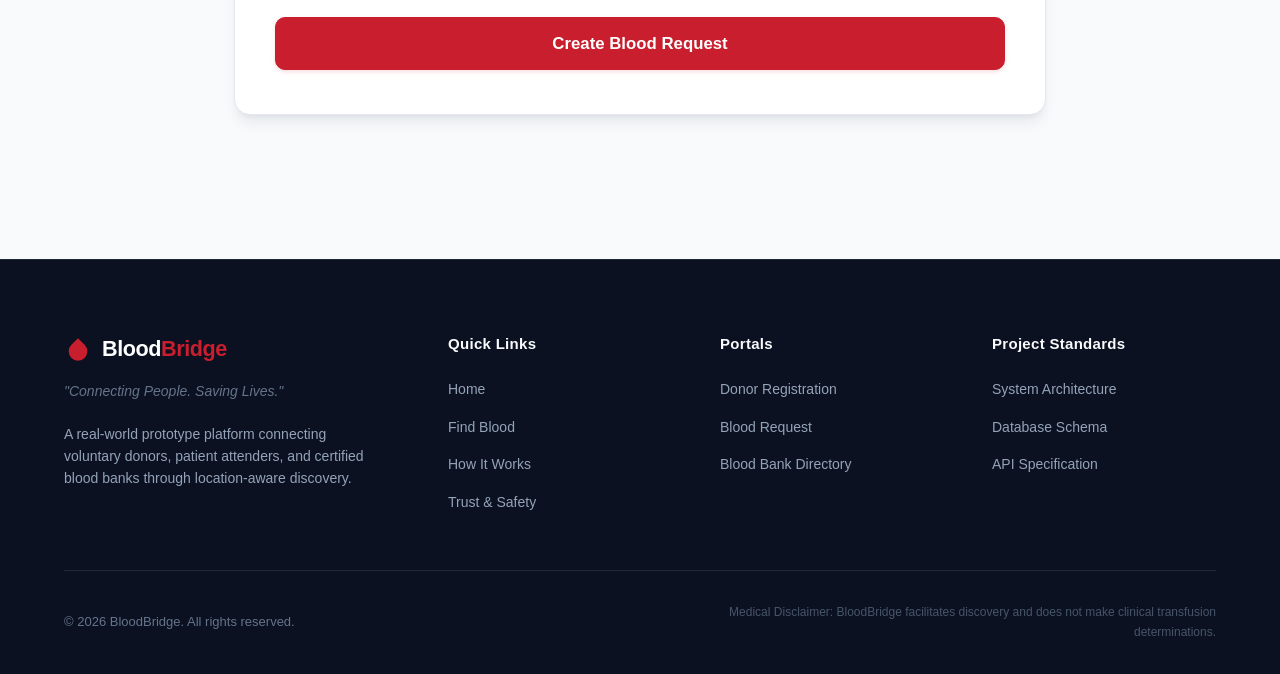
<file: frontend/request-blood.html>
﻿<!DOCTYPE html>
<html lang="en">
<head>
    <meta charset="UTF-8">
    <meta name="viewport" content="width=device-width, initial-scale=1.0">
    <meta name="description" content="Create a structured blood or component request on BloodBridge to discover nearby compatible donors and verified blood banks.">
    <title>Request Blood â€” BloodBridge</title>
    
    <!-- Stylesheets -->
    <link rel="stylesheet" href="css/style.css">
    <link rel="stylesheet" href="css/responsive.css">
</head>
<body>

    <!-- =====================================================================
         1. Navigation Header
         ===================================================================== -->
    <header class="site-header" id="siteHeader">
        <div class="container nav-container">
            <!-- Brand Logo -->
            <a href="index.html" class="brand-logo" aria-label="BloodBridge Home">
                <svg class="brand-icon" viewBox="0 0 24 24" fill="currentColor" aria-hidden="true">
                    <path d="M12 2.69l5.66 5.66a8 8 0 1 1-11.31 0z"></path>
                </svg>
                <span class="brand-text">Blood<span>Bridge</span></span>
            </a>

            <!-- Navigation Links & Single Set of Auth Buttons -->
            <nav class="nav-menu" id="navMenu" aria-label="Main Navigation">
                <a href="index.html#hero" class="nav-link">Home</a>
                <a href="request-blood.html" class="nav-link active" style="color: var(--primary); font-weight: 700;">Find Blood</a>
                <a href="donor-register.html" class="nav-link">Donate Blood</a>
                <a href="index.html#roles" class="nav-link">Blood Banks</a>
                <a href="index.html#how-it-works" class="nav-link">How It Works</a>
                <a href="index.html#trust" class="nav-link">Trust & Safety</a>

                <div class="nav-actions">
                    <button type="button" class="btn btn-secondary btn-sm" data-action-placeholder="login">Login</button>
                    <button type="button" class="btn btn-primary btn-sm" data-action-placeholder="register">Register</button>
                </div>
            </nav>

            <!-- Mobile Hamburger Toggle -->
            <button class="mobile-toggle" id="mobileToggle" aria-label="Toggle Navigation Menu" aria-expanded="false" aria-controls="navMenu">
                <svg width="24" height="24" viewBox="0 0 24 24" fill="none" stroke="currentColor" stroke-width="2" stroke-linecap="round" stroke-linejoin="round">
                    <line x1="3" y1="12" x2="21" y2="12"></line>
                    <line x1="3" y1="6" x2="21" y2="6"></line>
                    <line x1="3" y1="18" x2="21" y2="18"></line>
                </svg>
            </button>
        </div>
    </header>

    <main>
        <!-- =================================================================
             2. Page Header & Breadcrumb
             ================================================================= -->
        <section class="page-header-section">
            <div class="container form-page-container">
                <nav class="breadcrumb-nav" aria-label="Breadcrumbs">
                    <a href="index.html" class="breadcrumb-link">Home</a>
                    <span class="breadcrumb-separator" aria-hidden="true">/</span>
                    <span class="breadcrumb-current" aria-current="page">Request Blood</span>
                </nav>

                <div class="section-header" style="text-align: left; margin-bottom: 0;">
                    <span class="section-tag">Blood & Component Request</span>
                    <h1 class="section-title" style="font-size: 2.25rem;">Request Blood</h1>
                    <p class="section-subtitle">
                        Provide the details needed to help BloodBridge identify relevant potential donors and blood-bank resources.
                    </p>
                </div>
            </div>
        </section>

        <!-- =================================================================
             3. Blood Request Form Section
             ================================================================= -->
        <section class="section" style="padding-top: 3rem;">
            <div class="container form-page-container">

                <!-- Healthcare Disclaimer Notice -->
                <div class="form-notice-box" role="note">
                    <svg class="form-notice-icon" viewBox="0 0 24 24" fill="none" stroke="currentColor" stroke-width="2" aria-hidden="true">
                        <circle cx="12" cy="12" r="10"></circle>
                        <line x1="12" y1="8" x2="12" y2="12"></line>
                        <line x1="12" y1="16" x2="12.01" y2="16"></line>
                    </svg>
                    <div class="form-notice-content">
                        <strong>Clinical Disclaimer:</strong> BloodBridge facilitates discovery between patients, voluntary donors, and blood banks. Cross-matching, compatibility tests, and transfusion safety approvals must always be conducted by hospital medical staff.
                    </div>
                </div>

                <!-- Request Form Card -->
                <div class="form-card" id="requestFormCard">
                    <form id="bloodRequestForm" novalidate>
                        
                        <!-- Fieldset 1: Requester & Contact Details -->
                        <fieldset class="form-section-fieldset">
                            <div class="form-section-header">
                                <h2 class="form-section-title">
                                    <svg viewBox="0 0 24 24" fill="none" stroke="currentColor" stroke-width="2">
                                        <path d="M20 21v-2a4 4 0 0 0-4-4H8a4 4 0 0 0-4 4v2"></path>
                                        <circle cx="12" cy="7" r="4"></circle>
                                    </svg>
                                    1. Requester / Attender Information
                                </h2>
                                <p class="form-section-desc">Details of the person coordinating this blood request.</p>
                            </div>

                            <div class="form-grid-3col">
                                <!-- Requester Name -->
                                <div class="form-group">
                                    <label for="requesterName" class="form-label">Requester Name <span class="required-indicator">*</span></label>
                                    <input type="text" id="requesterName" class="form-control" placeholder="Attender / Patient Name" required>
                                    <span class="field-error-msg" id="requesterNameError">Please enter the requester's name.</span>
                                </div>

                                <!-- Contact Number -->
                                <div class="form-group">
                                    <label for="requesterPhone" class="form-label">Contact Number <span class="required-indicator">*</span></label>
                                    <input type="tel" id="requesterPhone" class="form-control" placeholder="e.g. 9876543210" required>
                                    <span class="field-error-msg" id="requesterPhoneError">Please enter a valid 10-digit contact number.</span>
                                </div>

                                <!-- Email Address -->
                                <div class="form-group">
                                    <label for="requesterEmail" class="form-label">Email Address <span class="required-indicator">*</span></label>
                                    <input type="email" id="requesterEmail" class="form-control" placeholder="e.g. attender@example.com" required>
                                    <span class="field-error-msg" id="requesterEmailError">Please enter a valid email address.</span>
                                </div>
                            </div>
                        </fieldset>

                        <!-- Fieldset 2: Blood Requirement Details -->
                        <fieldset class="form-section-fieldset">
                            <div class="form-section-header">
                                <h2 class="form-section-title">
                                    <svg viewBox="0 0 24 24" fill="currentColor">
                                        <path d="M12 2.69l5.66 5.66a8 8 0 1 1-11.31 0z"></path>
                                    </svg>
                                    2. Blood & Component Requirement
                                </h2>
                                <p class="form-section-desc">Specify the exact biological group, component type, and required quantity.</p>
                            </div>

                            <div class="form-grid-2col">
                                <!-- Blood Group -->
                                <div class="form-group">
                                    <label for="requestBloodGroup" class="form-label">Blood Group Required <span class="required-indicator">*</span></label>
                                    <select id="requestBloodGroup" class="form-control" required>
                                        <option value="" disabled selected>Select Blood Group</option>
                                        <option value="A+">A+</option>
                                        <option value="A-">A-</option>
                                        <option value="B+">B+</option>
                                        <option value="B-">B-</option>
                                        <option value="AB+">AB+</option>
                                        <option value="AB-">AB-</option>
                                        <option value="O+">O+</option>
                                        <option value="O-">O-</option>
                                    </select>
                                    <span class="field-error-msg" id="requestBloodGroupError">Please select the required blood group.</span>
                                </div>

                                <!-- Blood Component -->
                                <div class="form-group">
                                    <label for="requestComponent" class="form-label">Blood Component <span class="required-indicator">*</span></label>
                                    <select id="requestComponent" class="form-control" required>
                                        <option value="" disabled selected>Select Component</option>
                                        <option value="Whole Blood">Whole Blood</option>
                                        <option value="Red Blood Cells">Red Blood Cells (PRBC)</option>
                                        <option value="Plasma">Fresh Frozen Plasma (FFP)</option>
                                        <option value="Platelets">Platelets / RDP / SDP</option>
                                    </select>
                                    <span class="field-error-msg" id="requestComponentError">Please select the component type.</span>
                                </div>

                                <!-- Units Required -->
                                <div class="form-group">
                                    <label for="requestUnits" class="form-label">Units Required <span class="required-indicator">*</span></label>
                                    <input type="number" id="requestUnits" class="form-control" min="1" max="20" placeholder="e.g. 2" required>
                                    <span class="field-helper-text">Minimum quantity is 1 unit.</span>
                                    <span class="field-error-msg" id="requestUnitsError">Please enter a valid unit quantity (minimum 1).</span>
                                </div>

                                <!-- Urgency Level -->
                                <div class="form-group">
                                    <label for="requestUrgency" class="form-label">Urgency Level <span class="required-indicator">*</span></label>
                                    <select id="requestUrgency" class="form-control" required>
                                        <option value="Normal">Normal (Within 24-48 hours)</option>
                                        <option value="Urgent" selected>Urgent (Within 6-12 hours)</option>
                                        <option value="Emergency">Emergency (Immediate / Surgery)</option>
                                    </select>
                                    <span class="field-error-msg" id="requestUrgencyError">Please select the urgency classification.</span>
                                </div>
                            </div>
                        </fieldset>

                        <!-- Fieldset 3: Hospital & Timing Information -->
                        <fieldset class="form-section-fieldset">
                            <div class="form-section-header">
                                <h2 class="form-section-title">
                                    <svg viewBox="0 0 24 24" fill="none" stroke="currentColor" stroke-width="2">
                                        <path d="M3 9l9-7 9 7v11a2 2 0 0 1-2 2H5a2 2 0 0 1-2-2z"></path>
                                        <polyline points="9 22 9 12 15 12 15 22"></polyline>
                                    </svg>
                                    3. Hospital & Timing Details
                                </h2>
                                <p class="form-section-desc">Location and schedule where the blood/component is needed.</p>
                            </div>

                            <div class="form-grid-2col">
                                <!-- Hospital / Care Location -->
                                <div class="form-group">
                                    <label for="hospitalName" class="form-label">Hospital / Care Facility <span class="required-indicator">*</span></label>
                                    <input type="text" id="hospitalName" class="form-control" placeholder="e.g. Apollo Hospital, Jubilee Hills" required>
                                    <span class="field-error-msg" id="hospitalNameError">Please enter the hospital or treatment facility.</span>
                                </div>

                                <!-- City / Location -->
                                <div class="form-group">
                                    <label for="requestCity" class="form-label">City / Locality <span class="required-indicator">*</span></label>
                                    <input type="text" id="requestCity" class="form-control" placeholder="e.g. Hyderabad, Telangana" required>
                                    <span class="field-error-msg" id="requestCityError">Please enter the city where blood is needed.</span>
                                </div>

                                <!-- Required Date -->
                                <div class="form-group">
                                    <label for="requiredDate" class="form-label">Required By Date <span class="required-indicator">*</span></label>
                                    <input type="date" id="requiredDate" class="form-control" required>
                                    <span class="field-helper-text">Target date for transfusion or surgery.</span>
                                    <span class="field-error-msg" id="requiredDateError">Please provide a valid required date (today or future).</span>
                                </div>

                                <!-- Patient Name / Case Info -->
                                <div class="form-group">
                                    <label for="patientInfo" class="form-label">Patient Name / IP No. (Optional)</label>
                                    <input type="text" id="patientInfo" class="form-control" placeholder="e.g. Patient Reference (Optional)">
                                </div>

                                <!-- Additional Information -->
                                <div class="form-group form-col-full">
                                    <label for="requestNotes" class="form-label">Additional Instructions / Notes (Optional)</label>
                                    <textarea id="requestNotes" class="form-control" placeholder="Mention specific ward, doctor recommendations, cross-match status, or emergency contact preferences."></textarea>
                                </div>
                            </div>
                        </fieldset>

                        <!-- Submit Button -->
                        <div style="margin-top: 2rem;">
                            <button type="submit" class="btn btn-primary btn-lg btn-full" id="btnSubmitRequest">
                                Create Blood Request
                            </button>
                        </div>
                    </form>
                </div>

                <!-- Submission Success Card (Hidden initially, shown upon valid client validation) -->
                <div class="submission-success-card" id="requestSuccessCard" role="region" aria-live="polite">
                    <div class="success-icon-badge">
                        <svg width="32" height="32" viewBox="0 0 24 24" fill="none" stroke="currentColor" stroke-width="2.5">
                            <polyline points="20 6 9 17 4 12"></polyline>
                        </svg>
                    </div>

                    <h2 class="success-card-title">Blood Request Form Completed</h2>
                    <p class="success-card-lead">
                        Your blood request parameters have been validated on the client interface.
                    </p>

                    <!-- Prototype Notice -->
                    <div class="prototype-phase-notice">
                        <svg class="prototype-notice-icon" viewBox="0 0 24 24" fill="none" stroke="currentColor" stroke-width="2">
                            <circle cx="12" cy="12" r="10"></circle>
                            <line x1="12" y1="16" x2="12" y2="12"></line>
                            <line x1="12" y1="8" x2="12.01" y2="8"></line>
                        </svg>
                        <div class="prototype-notice-text">
                            <strong>Development Notice:</strong> Blood request captured successfully. BloodBridge matching and notification services are being integrated with the backend.
                        </div>
                    </div>

                    <!-- Submitted Summary Preview -->
                    <div class="summary-details-box">
                        <div class="summary-details-title">Validated Request Summary</div>
                        <div class="summary-grid" id="requestSummaryGrid">
                            <!-- Populated dynamically via JS -->
                        </div>
                    </div>

                    <!-- Actions -->
                    <div class="success-actions">
                        <button type="button" class="btn btn-secondary" id="btnResetRequestForm">Create Another Request</button>
                        <a href="index.html" class="btn btn-primary">Return to Homepage</a>
                    </div>
                </div>

            </div>
        </section>
    </main>

    <!-- =====================================================================
         4. Footer
         ===================================================================== -->
    <footer class="site-footer">
        <div class="container">
            <div class="footer-grid">
                <!-- Brand Column -->
                <div class="footer-brand">
                    <a href="index.html" class="brand-logo">
                        <svg class="brand-icon" viewBox="0 0 24 24" fill="currentColor">
                            <path d="M12 2.69l5.66 5.66a8 8 0 1 1-11.31 0z"></path>
                        </svg>
                        <span class="brand-text">Blood<span>Bridge</span></span>
                    </a>
                    <p class="footer-tagline">"Connecting People. Saving Lives."</p>
                    <p class="footer-summary">
                        A real-world prototype platform connecting voluntary donors, patient attenders, and certified blood banks through location-aware discovery.
                    </p>
                </div>

                <!-- Column 1: Navigation -->
                <div>
                    <h4 class="footer-col-title">Quick Links</h4>
                    <ul class="footer-links-list">
                        <li><a href="index.html#hero" class="footer-link">Home</a></li>
                        <li><a href="request-blood.html" class="footer-link">Find Blood</a></li>
                        <li><a href="index.html#how-it-works" class="footer-link">How It Works</a></li>
                        <li><a href="index.html#trust" class="footer-link">Trust & Safety</a></li>
                    </ul>
                </div>

                <!-- Column 2: Ecosystem -->
                <div>
                    <h4 class="footer-col-title">Portals</h4>
                    <ul class="footer-links-list">
                        <li><a href="donor-register.html" class="footer-link">Donor Registration</a></li>
                        <li><a href="request-blood.html" class="footer-link">Blood Request</a></li>
                        <li><a href="index.html#roles" class="footer-link">Blood Bank Directory</a></li>
                    </ul>
                </div>

                <!-- Column 3: Legal & Standards -->
                <div>
                    <h4 class="footer-col-title">Project Standards</h4>
                    <ul class="footer-links-list">
                        <li><a href="../docs/architecture/ARCHITECTURE.md" class="footer-link">System Architecture</a></li>
                        <li><a href="../docs/database/DATABASE_DESIGN.md" class="footer-link">Database Schema</a></li>
                        <li><a href="../docs/api/API_SPEC.md" class="footer-link">API Specification</a></li>
                    </ul>
                </div>
            </div>

            <!-- Footer Bottom -->
            <div class="footer-bottom">
                <div>&copy; 2026 BloodBridge. All rights reserved.</div>
                <div class="footer-legal-notice">
                    Medical Disclaimer: BloodBridge facilitates discovery and does not make clinical transfusion determinations.
                </div>
            </div>
        </div>
    </footer>

    <!-- Interactive Placeholder Modal -->
    <div class="modal-overlay" id="infoModal" role="dialog" aria-modal="true" aria-labelledby="modalTitle">
        <div class="modal-dialog">
            <button type="button" class="modal-close-btn" id="modalCloseBtn" aria-label="Close modal">
                <svg width="20" height="20" viewBox="0 0 24 24" fill="none" stroke="currentColor" stroke-width="2">
                    <line x1="18" y1="6" x2="6" y2="18"></line>
                    <line x1="6" y1="6" x2="18" y2="18"></line>
                </svg>
            </button>
            <div class="modal-header-icon">
                <svg width="24" height="24" viewBox="0 0 24 24" fill="currentColor">
                    <path d="M12 2.69l5.66 5.66a8 8 0 1 1-11.31 0z"></path>
                </svg>
            </div>
            <h3 class="modal-title" id="modalTitle">Feature Notice</h3>
            <p class="modal-body-text" id="modalDescription"></p>
            <button type="button" class="btn btn-primary btn-full" id="modalConfirmBtn">Got it</button>
        </div>
    </div>

    <!-- Scripts -->
    <script src="js/main.js"></script>
</body>
</html>
</file>
<file: frontend/css/style.css>
/* ==========================================================================
   BloodBridge - Core Stylesheet
   Healthcare-inspired, modern, clean, accessible UI
   ========================================================================== */

/* --------------------------------------------------------------------------
   1. Design Tokens & CSS Custom Properties
   -------------------------------------------------------------------------- */
:root {
    /* Brand Colors */
    --primary: #c81e2e;
    --primary-hover: #a51724;
    --primary-light: #fdf2f2;
    --primary-subtle: #fbe8e8;
    
    /* Secondary & Accent Colors */
    --secondary: #0e7490;
    --secondary-hover: #155e75;
    --secondary-light: #ecfeff;
    
    /* Neutral & Background Tones */
    --bg-main: #f8fafc;
    --bg-surface: #ffffff;
    --bg-alt: #f1f5f9;
    --border-color: #e2e8f0;
    --border-hover: #cbd5e1;
    
    /* Typography & Content Colors */
    --text-primary: #0f172a;
    --text-secondary: #475569;
    --text-muted: #64748b;
    --text-light: #ffffff;
    
    /* Status & Feedback */
    --urgent-bg: #fff1f2;
    --urgent-border: #fecdd3;
    --urgent-text: #be123c;
    --emergency-bg: #fef2f2;
    --emergency-border: #f87171;
    --emergency-text: #991b1b;
    --success-bg: #f0fdf4;
    --success-border: #bbf7d0;
    --success-text: #166534;
    
    /* Typography System */
    --font-family: 'Inter', -apple-system, BlinkMacSystemFont, 'Segoe UI', Roboto, Helvetica, Arial, sans-serif;
    
    /* Shadows */
    --shadow-xs: 0 1px 2px 0 rgba(15, 23, 42, 0.05);
    --shadow-sm: 0 1px 3px 0 rgba(15, 23, 42, 0.08), 0 1px 2px -1px rgba(15, 23, 42, 0.08);
    --shadow-md: 0 4px 6px -1px rgba(15, 23, 42, 0.08), 0 2px 4px -2px rgba(15, 23, 42, 0.08);
    --shadow-lg: 0 10px 15px -3px rgba(15, 23, 42, 0.08), 0 4px 6px -4px rgba(15, 23, 42, 0.08);
    --shadow-xl: 0 20px 25px -5px rgba(15, 23, 42, 0.07), 0 8px 10px -6px rgba(15, 23, 42, 0.05);
    
    /* Spacing & Radii */
    --radius-sm: 6px;
    --radius-md: 10px;
    --radius-lg: 16px;
    --radius-full: 9999px;
    
    /* Transitions */
    --transition-fast: 150ms ease;
    --transition-normal: 250ms ease;
}

/* --------------------------------------------------------------------------
   2. Reset & Global Base
   -------------------------------------------------------------------------- */
*, *::before, *::after {
    box-sizing: border-box;
    margin: 0;
    padding: 0;
}

html {
    scroll-behavior: smooth;
    font-size: 16px;
}

body {
    font-family: var(--font-family);
    background-color: var(--bg-main);
    color: var(--text-primary);
    line-height: 1.6;
    -webkit-font-smoothing: antialiased;
    -moz-osx-font-smoothing: grayscale;
}

img, svg {
    display: block;
    max-width: 100%;
}

a {
    color: inherit;
    text-decoration: none;
    transition: color var(--transition-fast);
}

ul, ol {
    list-style: none;
}

button, input, select, textarea {
    font: inherit;
    color: inherit;
}

/* --------------------------------------------------------------------------
   3. Layout Utilities
   -------------------------------------------------------------------------- */
.container {
    width: 100%;
    max-width: 1200px;
    margin-left: auto;
    margin-right: auto;
    padding-left: 1.5rem;
    padding-right: 1.5rem;
}

.section {
    padding: 5rem 0;
}

.section-header {
    text-align: center;
    max-width: 680px;
    margin: 0 auto 3.5rem;
}

.section-tag {
    display: inline-block;
    background-color: var(--primary-light);
    color: var(--primary);
    font-size: 0.8125rem;
    font-weight: 600;
    text-transform: uppercase;
    letter-spacing: 0.06em;
    padding: 0.35rem 0.85rem;
    border-radius: var(--radius-full);
    margin-bottom: 0.75rem;
    border: 1px solid var(--primary-subtle);
}

.section-title {
    font-size: 2.25rem;
    font-weight: 700;
    color: var(--text-primary);
    line-height: 1.25;
    margin-bottom: 1rem;
    letter-spacing: -0.02em;
}

.section-subtitle {
    font-size: 1.125rem;
    color: var(--text-secondary);
    line-height: 1.6;
}

/* --------------------------------------------------------------------------
   4. Header & Navigation
   -------------------------------------------------------------------------- */
.site-header {
    position: sticky;
    top: 0;
    z-index: 100;
    background-color: rgba(255, 255, 255, 0.95);
    backdrop-filter: blur(8px);
    border-bottom: 1px solid var(--border-color);
    transition: box-shadow var(--transition-fast);
}

.site-header.scrolled {
    box-shadow: var(--shadow-sm);
}

.nav-container {
    display: flex;
    align-items: center;
    height: 4.5rem;
}

/* Brand Logo */
.brand-logo {
    display: flex;
    align-items: center;
    gap: 0.625rem;
    font-weight: 800;
    font-size: 1.35rem;
    color: var(--text-primary);
    letter-spacing: -0.02em;
    margin-right: 3rem;
    flex-shrink: 0;
}

.brand-icon {
    width: 28px;
    height: 28px;
    color: var(--primary);
}

.brand-text span {
    color: var(--primary);
}

/* Navigation Links */
.nav-menu {
    display: flex;
    align-items: center;
    gap: 1.75rem;
    flex-grow: 1;
}

.nav-link {
    font-size: 0.9375rem;
    font-weight: 500;
    color: var(--text-secondary);
    position: relative;
    padding: 0.5rem 0;
    white-space: nowrap;
}

.nav-link:hover,
.nav-link:focus-visible {
    color: var(--primary);
}

.nav-link::after {
    content: '';
    position: absolute;
    bottom: 0;
    left: 0;
    width: 0%;
    height: 2px;
    background-color: var(--primary);
    transition: width var(--transition-fast);
}

.nav-link:hover::after {
    width: 100%;
}

/* Auth Actions */
.nav-actions {
    display: flex;
    align-items: center;
    gap: 0.75rem;
    margin-left: auto;
    flex-shrink: 0;
}

/* Mobile Toggle */
.mobile-toggle {
    display: none;
    background: none;
    border: none;
    padding: 0.5rem;
    color: var(--text-primary);
    cursor: pointer;
    border-radius: var(--radius-sm);
}

.mobile-toggle:focus-visible {
    outline: 2px solid var(--primary);
}

/* --------------------------------------------------------------------------
   5. Buttons & Badges
   -------------------------------------------------------------------------- */
.btn {
    display: inline-flex;
    align-items: center;
    justify-content: center;
    gap: 0.5rem;
    font-size: 0.9375rem;
    font-weight: 600;
    padding: 0.6875rem 1.375rem;
    border-radius: var(--radius-md);
    border: 1px solid transparent;
    cursor: pointer;
    transition: all var(--transition-fast);
    line-height: 1.4;
    white-space: nowrap;
}

.btn:focus-visible {
    outline: 2px solid var(--primary);
    outline-offset: 2px;
}

.btn-primary {
    background-color: var(--primary);
    color: var(--text-light);
    border-color: var(--primary);
    box-shadow: 0 2px 4px rgba(200, 30, 46, 0.15);
}

.btn-primary:hover {
    background-color: var(--primary-hover);
    border-color: var(--primary-hover);
    box-shadow: 0 4px 8px rgba(200, 30, 46, 0.25);
    transform: translateY(-1px);
}

.btn-secondary {
    background-color: var(--bg-surface);
    color: var(--text-primary);
    border-color: var(--border-color);
}

.btn-secondary:hover {
    background-color: var(--bg-alt);
    border-color: var(--border-hover);
    color: var(--text-primary);
    transform: translateY(-1px);
}

.btn-outline {
    background-color: transparent;
    color: var(--primary);
    border-color: var(--primary);
}

.btn-outline:hover {
    background-color: var(--primary-light);
}

.btn-sm {
    padding: 0.45rem 0.95rem;
    font-size: 0.875rem;
}

.btn-lg {
    padding: 0.875rem 1.75rem;
    font-size: 1.05rem;
}

.btn-full {
    width: 100%;
}

/* --------------------------------------------------------------------------
   6. Hero Section
   -------------------------------------------------------------------------- */
.hero-section {
    padding: 5rem 0 6rem;
    background: linear-gradient(180deg, #ffffff 0%, var(--bg-main) 100%);
    position: relative;
    overflow: hidden;
}

.hero-grid {
    display: grid;
    grid-template-columns: 1.15fr 0.85fr;
    align-items: center;
    gap: 3.5rem;
}

.hero-content {
    max-width: 620px;
}

.hero-badge {
    display: inline-flex;
    align-items: center;
    gap: 0.5rem;
    background-color: var(--primary-light);
    border: 1px solid var(--primary-subtle);
    color: var(--primary);
    padding: 0.35rem 0.85rem;
    border-radius: var(--radius-full);
    font-size: 0.8125rem;
    font-weight: 600;
    margin-bottom: 1.25rem;
}

.hero-badge-pulse {
    width: 8px;
    height: 8px;
    background-color: var(--primary);
    border-radius: 50%;
    animation: pulseDot 2s infinite ease-in-out;
}

@keyframes pulseDot {
    0% { transform: scale(0.95); box-shadow: 0 0 0 0 rgba(200, 30, 46, 0.6); }
    70% { transform: scale(1.1); box-shadow: 0 0 0 8px rgba(200, 30, 46, 0); }
    100% { transform: scale(0.95); box-shadow: 0 0 0 0 rgba(200, 30, 46, 0); }
}

.hero-title {
    font-size: 3.125rem;
    font-weight: 800;
    line-height: 1.15;
    letter-spacing: -0.03em;
    color: var(--text-primary);
    margin-bottom: 1.25rem;
}

.hero-title span {
    color: var(--primary);
}

.hero-description {
    font-size: 1.15rem;
    color: var(--text-secondary);
    line-height: 1.65;
    margin-bottom: 2rem;
}

.hero-cta-group {
    display: flex;
    flex-wrap: wrap;
    gap: 1rem;
    margin-bottom: 2.5rem;
}

.hero-metrics {
    display: flex;
    align-items: center;
    gap: 2.5rem;
    padding-top: 2rem;
    border-top: 1px solid var(--border-color);
}

.metric-item {
    display: flex;
    flex-direction: column;
}

.metric-number {
    font-size: 1.5rem;
    font-weight: 800;
    color: var(--text-primary);
    line-height: 1.2;
}

.metric-label {
    font-size: 0.8125rem;
    color: var(--text-muted);
    font-weight: 500;
}

/* Hero Visual / Card Graphic */
.hero-visual {
    position: relative;
}

.hero-card {
    background-color: var(--bg-surface);
    border: 1px solid var(--border-color);
    border-radius: var(--radius-lg);
    box-shadow: var(--shadow-xl);
    padding: 1.75rem;
    position: relative;
    z-index: 2;
}

.card-header-bar {
    display: flex;
    align-items: center;
    justify-content: space-between;
    padding-bottom: 1.25rem;
    border-bottom: 1px solid var(--border-color);
    margin-bottom: 1.25rem;
}

.card-header-title {
    font-size: 0.9375rem;
    font-weight: 700;
    color: var(--text-primary);
}

.status-badge {
    font-size: 0.75rem;
    font-weight: 600;
    padding: 0.25rem 0.65rem;
    border-radius: var(--radius-full);
}

.status-badge.active {
    background-color: var(--success-bg);
    color: var(--success-text);
    border: 1px solid var(--success-border);
}

.status-badge.preview-badge {
    background-color: var(--bg-alt);
    color: var(--text-secondary);
    border: 1px solid var(--border-color);
}

.card-demo-badge {
    display: inline-block;
    font-size: 0.6875rem;
    font-weight: 700;
    text-transform: uppercase;
    letter-spacing: 0.04em;
    color: var(--secondary);
    background-color: var(--secondary-light);
    border: 1px solid #bae6fd;
    padding: 0.15rem 0.5rem;
    border-radius: var(--radius-full);
    margin-top: 0.25rem;
}

.live-request-preview {
    display: flex;
    flex-direction: column;
    gap: 1rem;
}

.request-card-mini {
    background-color: var(--bg-main);
    border: 1px solid var(--border-color);
    border-radius: var(--radius-md);
    padding: 1rem;
    display: flex;
    align-items: center;
    justify-content: space-between;
    transition: transform var(--transition-fast);
}

.request-card-mini:hover {
    transform: translateY(-2px);
}

.blood-type-badge {
    width: 44px;
    height: 44px;
    border-radius: var(--radius-md);
    background-color: var(--primary-light);
    color: var(--primary);
    border: 1px solid var(--primary-subtle);
    display: flex;
    align-items: center;
    justify-content: center;
    font-size: 1.125rem;
    font-weight: 800;
    flex-shrink: 0;
}

.request-info {
    flex-grow: 1;
    margin-left: 1rem;
}

.request-title {
    font-size: 0.875rem;
    font-weight: 700;
    color: var(--text-primary);
    line-height: 1.3;
}

.request-meta {
    font-size: 0.78125rem;
    color: var(--text-muted);
}

.tag-urgency {
    font-size: 0.6875rem;
    font-weight: 700;
    text-transform: uppercase;
    padding: 0.2rem 0.5rem;
    border-radius: var(--radius-sm);
}

.tag-urgency.critical {
    background-color: var(--emergency-bg);
    color: var(--emergency-text);
    border: 1px solid var(--emergency-border);
}

.tag-urgency.urgent {
    background-color: var(--urgent-bg);
    color: var(--urgent-text);
    border: 1px solid var(--urgent-border);
}

.hero-visual-card-sub {
    margin-top: 1rem;
    padding: 1rem 1.25rem;
    background-color: var(--secondary-light);
    border: 1px solid #cffafe;
    border-radius: var(--radius-md);
    display: flex;
    align-items: center;
    gap: 0.85rem;
}

.sub-card-icon {
    width: 24px;
    height: 24px;
    color: var(--secondary);
    flex-shrink: 0;
}

.sub-card-text {
    font-size: 0.8125rem;
    color: #155e75;
    font-weight: 500;
    line-height: 1.4;
}

/* --------------------------------------------------------------------------
   7. Blood Search Section
   -------------------------------------------------------------------------- */
.search-section {
    background-color: var(--bg-surface);
    border-top: 1px solid var(--border-color);
    border-bottom: 1px solid var(--border-color);
    position: relative;
    z-index: 10;
}

.search-box-card {
    background-color: var(--bg-surface);
    border: 1px solid var(--border-color);
    border-radius: var(--radius-lg);
    box-shadow: var(--shadow-lg);
    padding: 2.25rem;
    margin-top: -3rem;
}

.search-form-grid {
    display: grid;
    grid-template-columns: repeat(4, 1fr) auto;
    align-items: flex-end;
    gap: 1.25rem;
}

.form-group {
    display: flex;
    flex-direction: column;
    gap: 0.45rem;
}

.form-label {
    font-size: 0.8125rem;
    font-weight: 600;
    color: var(--text-primary);
    text-transform: uppercase;
    letter-spacing: 0.04em;
}

.form-control {
    width: 100%;
    height: 3rem;
    padding: 0 1rem;
    background-color: var(--bg-main);
    border: 1px solid var(--border-color);
    border-radius: var(--radius-md);
    font-size: 0.9375rem;
    color: var(--text-primary);
    transition: all var(--transition-fast);
}

.form-control:focus {
    outline: none;
    border-color: var(--primary);
    background-color: var(--bg-surface);
    box-shadow: 0 0 0 3px rgba(200, 30, 46, 0.12);
}

.form-control::placeholder {
    color: var(--text-muted);
}

select.form-control {
    cursor: pointer;
    appearance: none;
    background-image: url("data:image/svg+xml,%3Csvg xmlns='http://www.w3.org/2000/svg' fill='none' viewBox='0 0 24 24' stroke='%2364748b'%3E%3Cpath stroke-linecap='round' stroke-linejoin='round' stroke-width='2' d='M19 9l-7 7-7-7'%3E%3C/path%3E%3C/svg%3E");
    background-repeat: no-repeat;
    background-position: right 0.85rem center;
    background-size: 1.15rem;
    padding-right: 2.5rem;
}

.search-disclaimer {
    display: flex;
    align-items: center;
    gap: 0.5rem;
    margin-top: 1.25rem;
    font-size: 0.8125rem;
    color: var(--text-muted);
}

.search-disclaimer svg {
    width: 16px;
    height: 16px;
    flex-shrink: 0;
    color: var(--text-muted);
}

/* Feedback Alert Banner */
.feedback-banner {
    display: none;
    margin-top: 1.25rem;
    padding: 1rem 1.25rem;
    border-radius: var(--radius-md);
    font-size: 0.875rem;
    align-items: center;
    justify-content: space-between;
    gap: 1rem;
}

.feedback-banner.info {
    display: flex;
    background-color: var(--secondary-light);
    border: 1px solid #bae6fd;
    color: #0369a1;
}

.feedback-banner.error {
    display: flex;
    background-color: var(--emergency-bg);
    border: 1px solid var(--emergency-border);
    color: var(--emergency-text);
}

/* --------------------------------------------------------------------------
   8. How It Works Section
   -------------------------------------------------------------------------- */
.how-it-works-section {
    background-color: var(--bg-main);
}

.steps-grid {
    display: grid;
    grid-template-columns: repeat(4, 1fr);
    gap: 1.75rem;
    position: relative;
}

.step-card {
    background-color: var(--bg-surface);
    border: 1px solid var(--border-color);
    border-radius: var(--radius-lg);
    padding: 2rem 1.5rem;
    position: relative;
    display: flex;
    flex-direction: column;
    transition: all var(--transition-normal);
}

.step-card:hover {
    transform: translateY(-4px);
    box-shadow: var(--shadow-md);
    border-color: var(--border-hover);
}

.step-number-pill {
    font-size: 0.8125rem;
    font-weight: 800;
    color: var(--primary);
    background-color: var(--primary-light);
    border: 1px solid var(--primary-subtle);
    display: inline-block;
    padding: 0.25rem 0.65rem;
    border-radius: var(--radius-full);
    width: max-content;
    margin-bottom: 1.25rem;
}

.step-icon-wrap {
    width: 48px;
    height: 48px;
    border-radius: var(--radius-md);
    background-color: var(--bg-alt);
    display: flex;
    align-items: center;
    justify-content: center;
    margin-bottom: 1.25rem;
    color: var(--text-primary);
}

.step-card:hover .step-icon-wrap {
    background-color: var(--primary-light);
    color: var(--primary);
}

.step-title {
    font-size: 1.125rem;
    font-weight: 700;
    color: var(--text-primary);
    margin-bottom: 0.65rem;
}

.step-description {
    font-size: 0.875rem;
    color: var(--text-secondary);
    line-height: 1.55;
}

.step-card.medical-step {
    border-color: #bae6fd;
    background: linear-gradient(180deg, #ffffff 0%, var(--secondary-light) 100%);
}

.step-card.medical-step .step-number-pill {
    color: var(--secondary);
    background-color: #e0f2fe;
    border-color: #bae6fd;
}

/* --------------------------------------------------------------------------
   9. User Role Section
   -------------------------------------------------------------------------- */
.roles-section {
    background-color: var(--bg-surface);
}

.roles-grid {
    display: grid;
    grid-template-columns: repeat(3, 1fr);
    gap: 2rem;
}

.role-card {
    background-color: var(--bg-surface);
    border: 1px solid var(--border-color);
    border-radius: var(--radius-lg);
    padding: 2.25rem 2rem;
    display: flex;
    flex-direction: column;
    justify-content: space-between;
    transition: all var(--transition-normal);
    position: relative;
    overflow: hidden;
}

.role-card:hover {
    transform: translateY(-4px);
    box-shadow: var(--shadow-lg);
    border-color: var(--border-hover);
}

.role-card::before {
    content: '';
    position: absolute;
    top: 0;
    left: 0;
    right: 0;
    height: 4px;
    background-color: var(--border-color);
    transition: background-color var(--transition-fast);
}

.role-card:hover::before {
    background-color: var(--primary);
}

.role-card-header {
    display: flex;
    align-items: center;
    gap: 1rem;
    margin-bottom: 1.25rem;
}

.role-icon-box {
    width: 46px;
    height: 46px;
    border-radius: var(--radius-md);
    background-color: var(--primary-light);
    color: var(--primary);
    display: flex;
    align-items: center;
    justify-content: center;
    flex-shrink: 0;
}

.role-name {
    font-size: 1.25rem;
    font-weight: 700;
    color: var(--text-primary);
}

.role-description {
    font-size: 0.9375rem;
    color: var(--text-secondary);
    line-height: 1.6;
    margin-bottom: 2rem;
}

.role-features-list {
    margin-bottom: 2rem;
    display: flex;
    flex-direction: column;
    gap: 0.65rem;
}

.role-feature-item {
    display: flex;
    align-items: center;
    gap: 0.5rem;
    font-size: 0.84375rem;
    color: var(--text-secondary);
}

.role-feature-item svg {
    width: 16px;
    height: 16px;
    color: var(--primary);
    flex-shrink: 0;
}

/* --------------------------------------------------------------------------
   10. Trust & Safety Section
   -------------------------------------------------------------------------- */
.trust-section {
    background-color: var(--bg-main);
}

.trust-grid {
    display: grid;
    grid-template-columns: repeat(3, 1fr);
    gap: 1.75rem;
}

.trust-card {
    background-color: var(--bg-surface);
    border: 1px solid var(--border-color);
    border-radius: var(--radius-lg);
    padding: 1.75rem;
    display: flex;
    flex-direction: column;
    gap: 0.85rem;
}

.trust-icon-wrap {
    width: 40px;
    height: 40px;
    border-radius: var(--radius-md);
    background-color: var(--bg-alt);
    color: var(--secondary);
    display: flex;
    align-items: center;
    justify-content: center;
}

.trust-title {
    font-size: 1.0625rem;
    font-weight: 700;
    color: var(--text-primary);
}

.trust-text {
    font-size: 0.875rem;
    color: var(--text-secondary);
    line-height: 1.55;
}

.trust-banner-box {
    margin-top: 3rem;
    background-color: #f0fdf4;
    border: 1px solid #bbf7d0;
    border-radius: var(--radius-md);
    padding: 1.25rem 1.75rem;
    display: flex;
    align-items: center;
    gap: 1rem;
}

.trust-banner-icon {
    width: 24px;
    height: 24px;
    color: #166534;
    flex-shrink: 0;
}

.trust-banner-content {
    font-size: 0.875rem;
    color: #14532d;
    line-height: 1.5;
}

/* --------------------------------------------------------------------------
   11. Call To Action (CTA) Section
   -------------------------------------------------------------------------- */
.cta-section {
    background: linear-gradient(135deg, #0f172a 0%, #1e293b 100%);
    color: var(--text-light);
    padding: 5rem 0;
    position: relative;
}

.cta-box {
    text-align: center;
    max-width: 700px;
    margin: 0 auto;
}

.cta-title {
    font-size: 2.35rem;
    font-weight: 800;
    letter-spacing: -0.02em;
    margin-bottom: 1rem;
    color: #ffffff;
}

.cta-subtitle {
    font-size: 1.125rem;
    color: #94a3b8;
    line-height: 1.6;
    margin-bottom: 2.25rem;
}

.cta-buttons {
    display: flex;
    justify-content: center;
    flex-wrap: wrap;
    gap: 1rem;
}

.btn-white {
    background-color: #ffffff;
    color: var(--text-primary);
    border-color: #ffffff;
}

.btn-white:hover {
    background-color: #f1f5f9;
    color: var(--primary);
    transform: translateY(-1px);
}

.btn-white-outline {
    background-color: transparent;
    color: #ffffff;
    border-color: rgba(255, 255, 255, 0.35);
}

.btn-white-outline:hover {
    background-color: rgba(255, 255, 255, 0.1);
    border-color: #ffffff;
}

/* --------------------------------------------------------------------------
   12. Footer
   -------------------------------------------------------------------------- */
.site-footer {
    background-color: #0b1120;
    color: #94a3b8;
    padding: 4.5rem 0 2rem;
    border-top: 1px solid #1e293b;
}

.footer-grid {
    display: grid;
    grid-template-columns: 1.5fr 1fr 1fr 1fr;
    gap: 3rem;
    padding-bottom: 3.5rem;
    border-bottom: 1px solid #1e293b;
}

.footer-brand .brand-logo {
    color: #ffffff;
    margin-bottom: 0.85rem;
}

.footer-tagline {
    font-size: 0.875rem;
    color: #64748b;
    margin-bottom: 1.25rem;
    font-style: italic;
}

.footer-summary {
    font-size: 0.875rem;
    color: #94a3b8;
    line-height: 1.6;
    max-width: 320px;
}

.footer-col-title {
    font-size: 0.9375rem;
    font-weight: 700;
    color: #f8fafc;
    margin-bottom: 1.25rem;
    letter-spacing: 0.02em;
}

.footer-links-list {
    display: flex;
    flex-direction: column;
    gap: 0.75rem;
}

.footer-link {
    font-size: 0.875rem;
    color: #94a3b8;
    transition: color var(--transition-fast);
}

.footer-link:hover {
    color: #ffffff;
}

.footer-bottom {
    padding-top: 2rem;
    display: flex;
    align-items: center;
    justify-content: space-between;
    font-size: 0.8125rem;
    color: #64748b;
}

.footer-legal-notice {
    font-size: 0.75rem;
    color: #475569;
    max-width: 500px;
    text-align: right;
}

/* --------------------------------------------------------------------------
   13. Interactive Modal / Toast Notification Styles
   -------------------------------------------------------------------------- */
.modal-overlay {
    display: none;
    position: fixed;
    top: 0;
    left: 0;
    right: 0;
    bottom: 0;
    background-color: rgba(15, 23, 42, 0.6);
    backdrop-filter: blur(4px);
    z-index: 1000;
    align-items: center;
    justify-content: center;
    padding: 1.5rem;
}

.modal-overlay.active {
    display: flex;
}

.modal-dialog {
    background-color: var(--bg-surface);
    border-radius: var(--radius-lg);
    box-shadow: var(--shadow-xl);
    width: 100%;
    max-width: 460px;
    padding: 2rem;
    position: relative;
    animation: modalIn 200ms ease-out;
}

@keyframes modalIn {
    from { opacity: 0; transform: scale(0.95); }
    to { opacity: 1; transform: scale(1); }
}

.modal-close-btn {
    position: absolute;
    top: 1.25rem;
    right: 1.25rem;
    background: none;
    border: none;
    cursor: pointer;
    color: var(--text-muted);
    padding: 0.25rem;
    border-radius: var(--radius-sm);
}

.modal-close-btn:hover {
    color: var(--text-primary);
}

.modal-header-icon {
    width: 44px;
    height: 44px;
    border-radius: var(--radius-md);
    background-color: var(--primary-light);
    color: var(--primary);
    display: flex;
    align-items: center;
    justify-content: center;
    margin-bottom: 1rem;
}

.modal-title {
    font-size: 1.25rem;
    font-weight: 700;
    color: var(--text-primary);
    margin-bottom: 0.5rem;
}

.modal-body-text {
    font-size: 0.9375rem;
    color: var(--text-secondary);
    line-height: 1.55;
    margin-bottom: 1.5rem;
}

/* --------------------------------------------------------------------------
   14. Form Layouts, Fieldsets & Validation States
   -------------------------------------------------------------------------- */
.page-header-section {
    padding: 3.5rem 0 2.5rem;
    background: linear-gradient(180deg, #ffffff 0%, var(--bg-main) 100%);
    border-bottom: 1px solid var(--border-color);
}

.breadcrumb-nav {
    display: flex;
    align-items: center;
    gap: 0.5rem;
    font-size: 0.84375rem;
    color: var(--text-muted);
    margin-bottom: 1.25rem;
}

.breadcrumb-link {
    color: var(--text-secondary);
    transition: color var(--transition-fast);
}

.breadcrumb-link:hover {
    color: var(--primary);
}

.breadcrumb-separator {
    color: var(--border-hover);
}

.breadcrumb-current {
    color: var(--primary);
    font-weight: 600;
}

.form-page-container {
    max-width: 860px;
    margin: 0 auto;
}

.form-card {
    background-color: var(--bg-surface);
    border: 1px solid var(--border-color);
    border-radius: var(--radius-lg);
    box-shadow: var(--shadow-lg);
    padding: 2.75rem 2.5rem;
    margin-bottom: 4rem;
}

.form-section-fieldset {
    border: none;
    padding: 0;
    margin: 0 0 2.5rem 0;
}

.form-section-fieldset:last-of-type {
    margin-bottom: 2rem;
}

.form-section-header {
    padding-bottom: 0.85rem;
    border-bottom: 1px solid var(--border-color);
    margin-bottom: 1.5rem;
}

.form-section-title {
    font-size: 1.15rem;
    font-weight: 700;
    color: var(--text-primary);
    display: flex;
    align-items: center;
    gap: 0.65rem;
}

.form-section-title svg {
    width: 20px;
    height: 20px;
    color: var(--primary);
}

.form-section-desc {
    font-size: 0.84375rem;
    color: var(--text-muted);
    margin-top: 0.25rem;
}

.form-grid-2col {
    display: grid;
    grid-template-columns: repeat(2, 1fr);
    gap: 1.35rem 1.5rem;
}

.form-grid-3col {
    display: grid;
    grid-template-columns: repeat(3, 1fr);
    gap: 1.35rem 1.5rem;
}

.form-col-full {
    grid-column: 1 / -1;
}

.form-label .required-indicator {
    color: var(--primary);
    font-weight: 700;
    margin-left: 0.2rem;
}

textarea.form-control {
    height: auto;
    min-height: 110px;
    padding: 0.85rem 1rem;
    resize: vertical;
    line-height: 1.5;
}

/* Validation Feedback & Focus States */
.form-control.is-invalid {
    border-color: var(--emergency-border) !important;
    background-color: var(--emergency-bg);
}

.form-control.is-invalid:focus {
    box-shadow: 0 0 0 3px rgba(220, 38, 38, 0.15) !important;
}

.form-control.is-valid {
    border-color: var(--success-border);
}

.field-error-msg {
    display: none;
    font-size: 0.78125rem;
    color: var(--emergency-text);
    font-weight: 500;
    margin-top: 0.35rem;
}

.field-error-msg.visible {
    display: block;
}

.field-helper-text {
    font-size: 0.78125rem;
    color: var(--text-muted);
    margin-top: 0.35rem;
    line-height: 1.4;
}

/* Consent & Checkbox Styling */
.consent-container {
    background-color: var(--bg-alt);
    border: 1px solid var(--border-color);
    border-radius: var(--radius-md);
    padding: 1.25rem 1.5rem;
    display: flex;
    flex-direction: column;
    gap: 1rem;
}

.checkbox-item {
    display: flex;
    align-items: flex-start;
    gap: 0.75rem;
    cursor: pointer;
}

.checkbox-input {
    width: 1.15rem;
    height: 1.15rem;
    accent-color: var(--primary);
    margin-top: 0.2rem;
    cursor: pointer;
    flex-shrink: 0;
}

.checkbox-text {
    font-size: 0.875rem;
    color: var(--text-secondary);
    line-height: 1.5;
    user-select: none;
}

.checkbox-text strong {
    color: var(--text-primary);
}

/* Form Notice Box */
.form-notice-box {
    background-color: #eff6ff;
    border: 1px solid #bfdbfe;
    border-radius: var(--radius-md);
    padding: 1.15rem 1.35rem;
    display: flex;
    align-items: flex-start;
    gap: 0.85rem;
    margin-bottom: 2rem;
}

.form-notice-icon {
    width: 22px;
    height: 22px;
    color: #2563eb;
    flex-shrink: 0;
    margin-top: 0.1rem;
}

.form-notice-content {
    font-size: 0.84375rem;
    color: #1e40af;
    line-height: 1.5;
}

/* Confirmation / Success Card */
.submission-success-card {
    display: none;
    background-color: var(--bg-surface);
    border: 1px solid var(--success-border);
    border-radius: var(--radius-lg);
    box-shadow: var(--shadow-xl);
    padding: 3rem 2.5rem;
    text-align: center;
    margin-bottom: 4rem;
    animation: fadeIn 300ms ease-out;
}

.submission-success-card.active {
    display: block;
}

.success-icon-badge {
    width: 64px;
    height: 64px;
    border-radius: 50%;
    background-color: var(--success-bg);
    border: 2px solid var(--success-border);
    color: var(--success-text);
    display: flex;
    align-items: center;
    justify-content: center;
    margin: 0 auto 1.5rem;
}

.success-card-title {
    font-size: 1.75rem;
    font-weight: 800;
    color: var(--text-primary);
    margin-bottom: 0.75rem;
    letter-spacing: -0.02em;
}

.success-card-lead {
    font-size: 1.05rem;
    color: var(--text-secondary);
    max-width: 580px;
    margin: 0 auto 1.75rem;
    line-height: 1.6;
}

.prototype-phase-notice {
    background-color: var(--secondary-light);
    border: 1px solid #cffafe;
    border-radius: var(--radius-md);
    padding: 1.15rem 1.5rem;
    max-width: 620px;
    margin: 0 auto 2.25rem;
    text-align: left;
    display: flex;
    align-items: flex-start;
    gap: 0.85rem;
}

.prototype-notice-icon {
    width: 22px;
    height: 22px;
    color: var(--secondary);
    flex-shrink: 0;
    margin-top: 0.1rem;
}

.prototype-notice-text {
    font-size: 0.875rem;
    color: #155e75;
    line-height: 1.55;
}

.summary-details-box {
    background-color: var(--bg-main);
    border: 1px solid var(--border-color);
    border-radius: var(--radius-md);
    padding: 1.25rem 1.5rem;
    max-width: 620px;
    margin: 0 auto 2.25rem;
    text-align: left;
}

.summary-details-title {
    font-size: 0.875rem;
    font-weight: 700;
    color: var(--text-primary);
    margin-bottom: 0.75rem;
    text-transform: uppercase;
    letter-spacing: 0.04em;
}

.summary-grid {
    display: grid;
    grid-template-columns: repeat(2, 1fr);
    gap: 0.65rem 1.5rem;
    font-size: 0.84375rem;
}

.summary-item {
    display: flex;
    flex-direction: column;
}

.summary-item-label {
    color: var(--text-muted);
    font-size: 0.75rem;
}

.summary-item-value {
    color: var(--text-primary);
    font-weight: 600;
}

.success-actions {
    display: flex;
    justify-content: center;
    gap: 1rem;
    flex-wrap: wrap;
}

@keyframes fadeIn {
    from { opacity: 0; transform: translateY(8px); }
    to { opacity: 1; transform: translateY(0); }
}
</file>
<file: frontend/css/responsive.css>
/* ==========================================================================
   BloodBridge - Responsive Stylesheet
   Breakpoints: 1024px (Tablet/Small Laptop), 768px (Tablet Portrait), 480px (Mobile)
   ========================================================================== */

/* --------------------------------------------------------------------------
   1. Large Tablets & Small Laptops (<= 1024px)
   -------------------------------------------------------------------------- */
@media (max-width: 1024px) {
    .section {
        padding: 4rem 0;
    }

    .brand-logo {
        margin-right: 1.25rem;
    }

    .nav-menu {
        gap: 0.95rem;
    }

    .nav-link {
        font-size: 0.84375rem;
    }

    .nav-actions {
        gap: 0.5rem;
    }

    .nav-actions .btn {
        padding: 0.45rem 0.75rem;
        font-size: 0.8125rem;
    }
    
    .hero-grid {
        grid-template-columns: 1fr;
        gap: 3rem;
        text-align: center;
    }

    .hero-content {
        max-width: 100%;
        margin: 0 auto;
    }

    .hero-title {
        font-size: 2.5rem;
    }

    .hero-cta-group {
        justify-content: center;
    }

    .hero-metrics {
        justify-content: center;
    }

    .hero-visual {
        max-width: 520px;
        margin: 0 auto;
        width: 100%;
    }

    .search-form-grid {
        grid-template-columns: repeat(2, 1fr);
    }

    .search-form-grid .form-group-btn {
        grid-column: span 2;
    }

    .steps-grid {
        grid-template-columns: repeat(2, 1fr);
    }

    .roles-grid {
        grid-template-columns: 1fr;
        max-width: 500px;
        margin: 0 auto;
    }

    .trust-grid {
        grid-template-columns: repeat(2, 1fr);
    }

    .footer-grid {
        grid-template-columns: repeat(2, 1fr);
        gap: 2.5rem;
    }
}

/* --------------------------------------------------------------------------
   2. Tablets & Mobile Landscape (<= 768px)
   -------------------------------------------------------------------------- */
@media (max-width: 768px) {
    .site-header {
        position: relative;
    }

    .brand-logo {
        margin-right: 0;
    }

    .mobile-toggle {
        display: block;
        margin-left: auto;
    }

    .nav-menu {
        display: none;
        position: absolute;
        top: 100%;
        left: 0;
        right: 0;
        background-color: var(--bg-surface);
        flex-direction: column;
        align-items: flex-start;
        padding: 1.5rem;
        border-bottom: 1px solid var(--border-color);
        box-shadow: var(--shadow-lg);
        gap: 1.25rem;
    }

    .nav-menu.active {
        display: flex;
    }

    .nav-link {
        width: 100%;
        padding: 0.5rem 0;
        font-size: 1rem;
    }

    .nav-actions {
        display: flex;
        flex-direction: column;
        width: 100%;
        gap: 0.75rem;
        padding-top: 1rem;
        margin-left: 0;
        border-top: 1px solid var(--border-color);
    }

    .nav-actions .btn {
        width: 100%;
        padding: 0.6875rem 1.375rem;
        font-size: 0.9375rem;
    }

    .hero-title {
        font-size: 2.15rem;
    }

    .hero-description {
        font-size: 1rem;
    }

    .hero-metrics {
        flex-wrap: wrap;
        gap: 1.5rem;
    }

    .search-box-card {
        padding: 1.5rem;
        margin-top: -2rem;
    }

    .search-form-grid {
        grid-template-columns: 1fr;
    }

    .search-form-grid .form-group-btn {
        grid-column: span 1;
    }

    .steps-grid {
        grid-template-columns: 1fr;
    }

    .trust-grid {
        grid-template-columns: 1fr;
    }

    .trust-banner-box {
        flex-direction: column;
        align-items: flex-start;
    }

    .footer-grid {
        grid-template-columns: 1fr;
        gap: 2rem;
    }

    .footer-bottom {
        flex-direction: column;
        gap: 1rem;
        text-align: center;
    }

    .footer-legal-notice {
        text-align: center;
    }

    .form-card {
        padding: 2rem 1.5rem;
    }

    .form-grid-2col,
    .form-grid-3col {
        grid-template-columns: 1fr;
    }

    .summary-grid {
        grid-template-columns: 1fr;
    }
}

/* --------------------------------------------------------------------------
   3. Small Mobile Devices (<= 480px)
   -------------------------------------------------------------------------- */
@media (max-width: 480px) {
    .section {
        padding: 3rem 0;
    }

    .section-title {
        font-size: 1.75rem;
    }

    .hero-title {
        font-size: 1.85rem;
    }

    .hero-cta-group {
        flex-direction: column;
        width: 100%;
    }

    .hero-cta-group .btn {
        width: 100%;
    }

    .hero-card {
        padding: 1.25rem;
    }

    .request-card-mini {
        padding: 0.75rem;
    }

    .blood-type-badge {
        width: 38px;
        height: 38px;
        font-size: 0.95rem;
    }

    .cta-title {
        font-size: 1.75rem;
    }

    .cta-buttons {
        flex-direction: column;
        width: 100%;
    }

    .cta-buttons .btn {
        width: 100%;
    }

    .form-card {
        padding: 1.5rem 1rem;
    }

    .form-section-title {
        font-size: 1.05rem;
    }

    .success-actions {
        flex-direction: column;
        width: 100%;
    }

    .success-actions .btn {
        width: 100%;
    }
}
</file>
